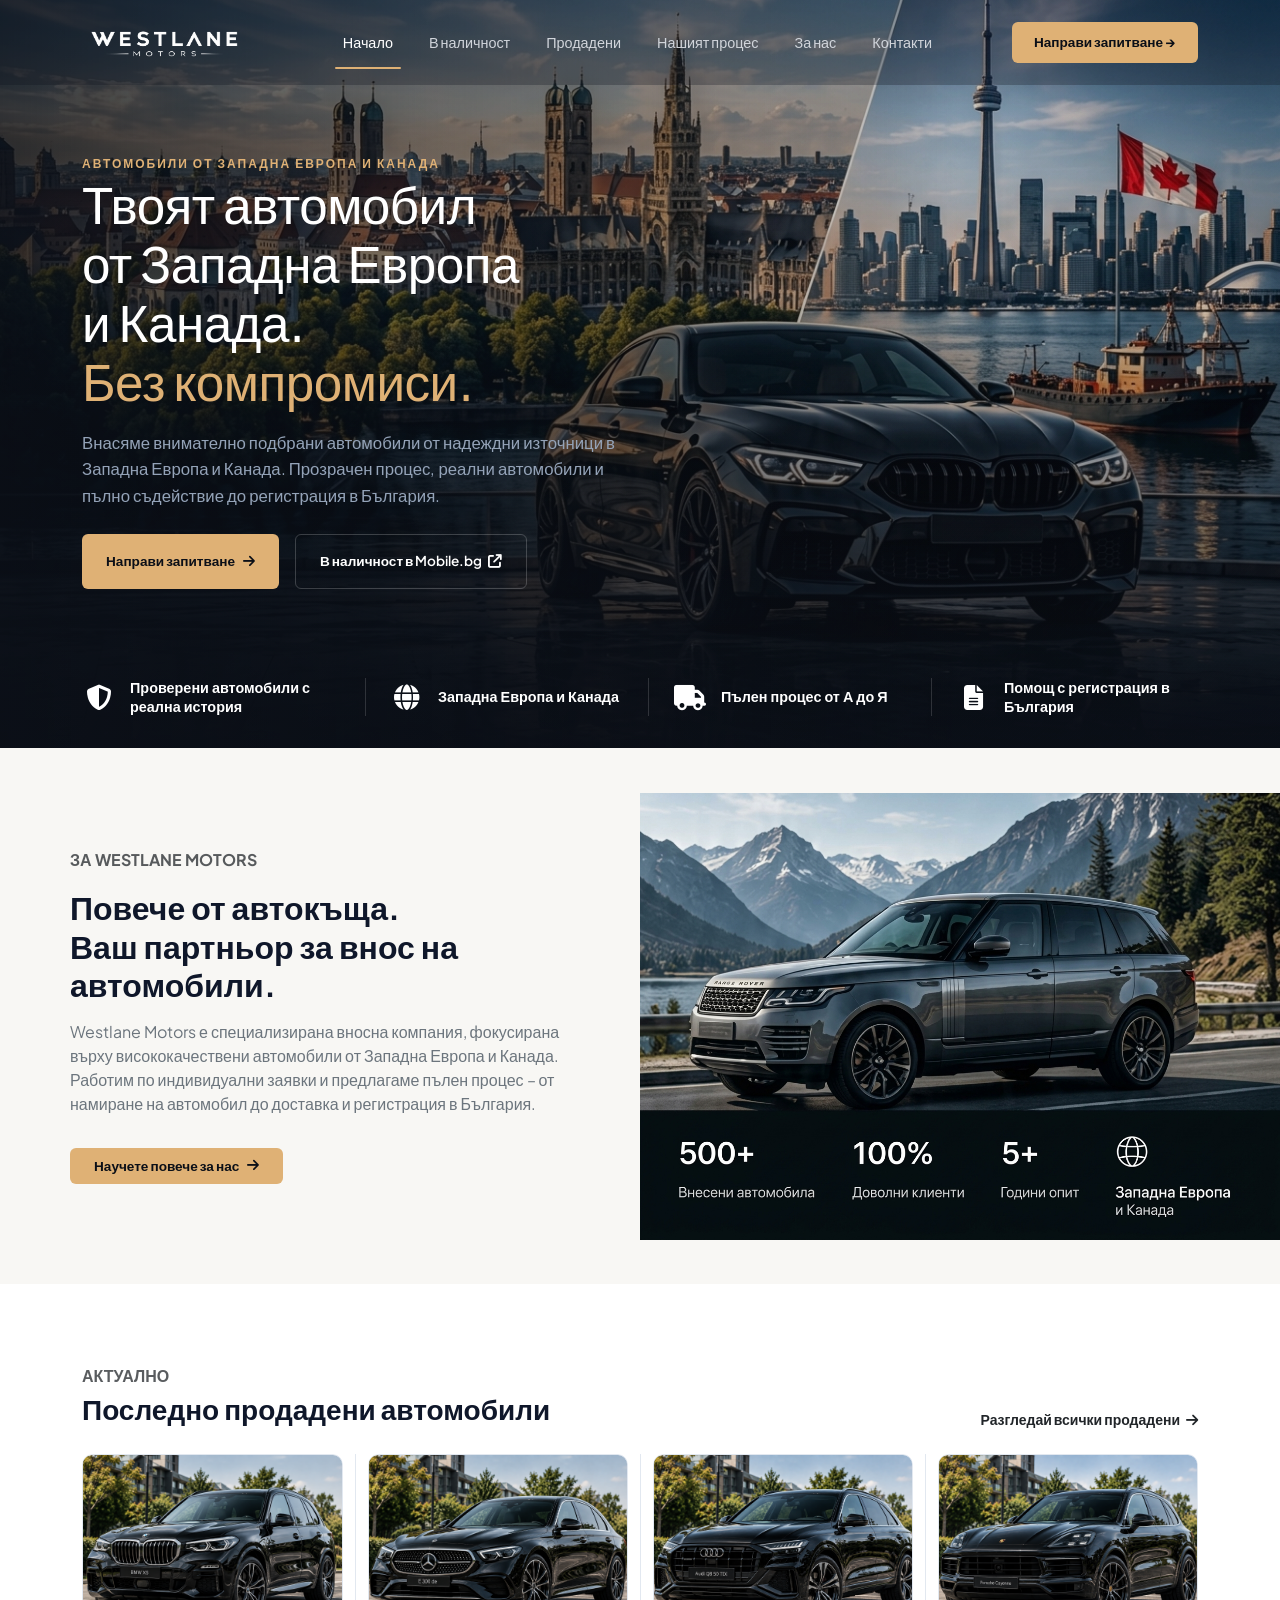
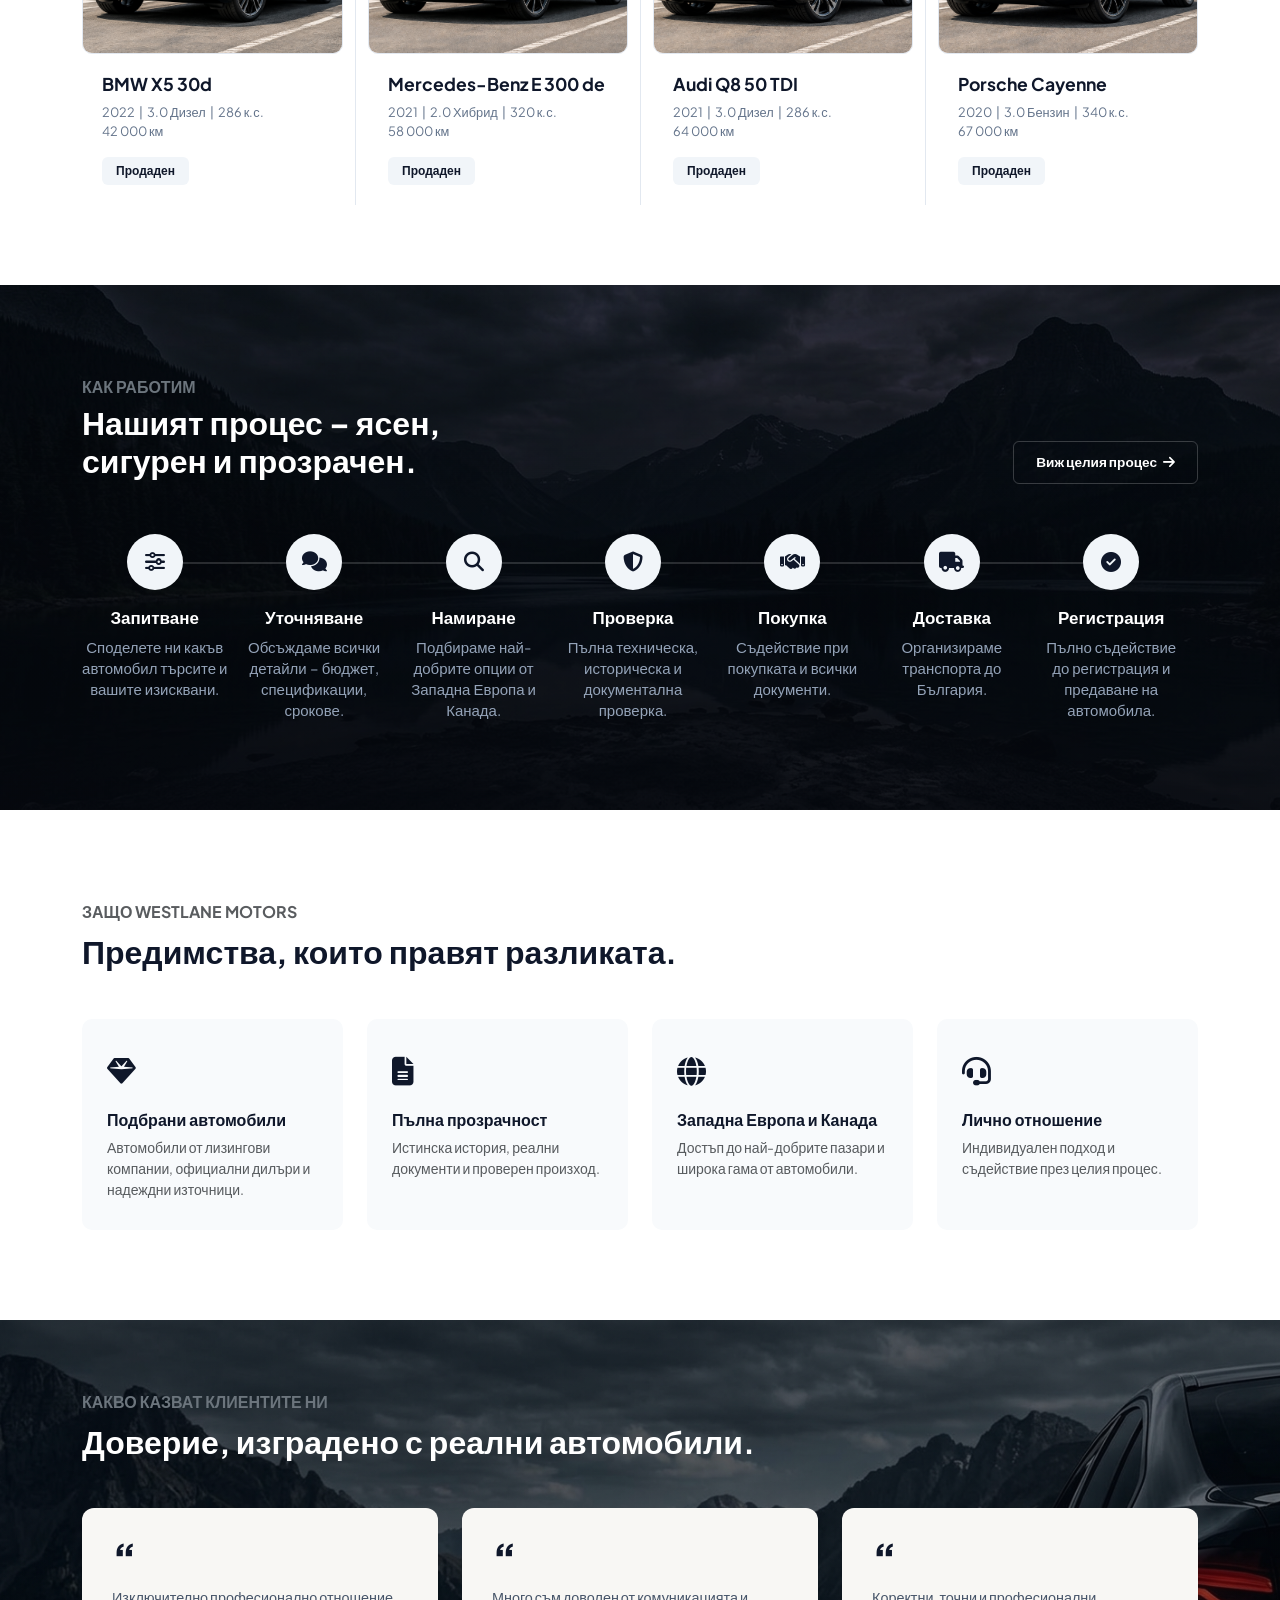
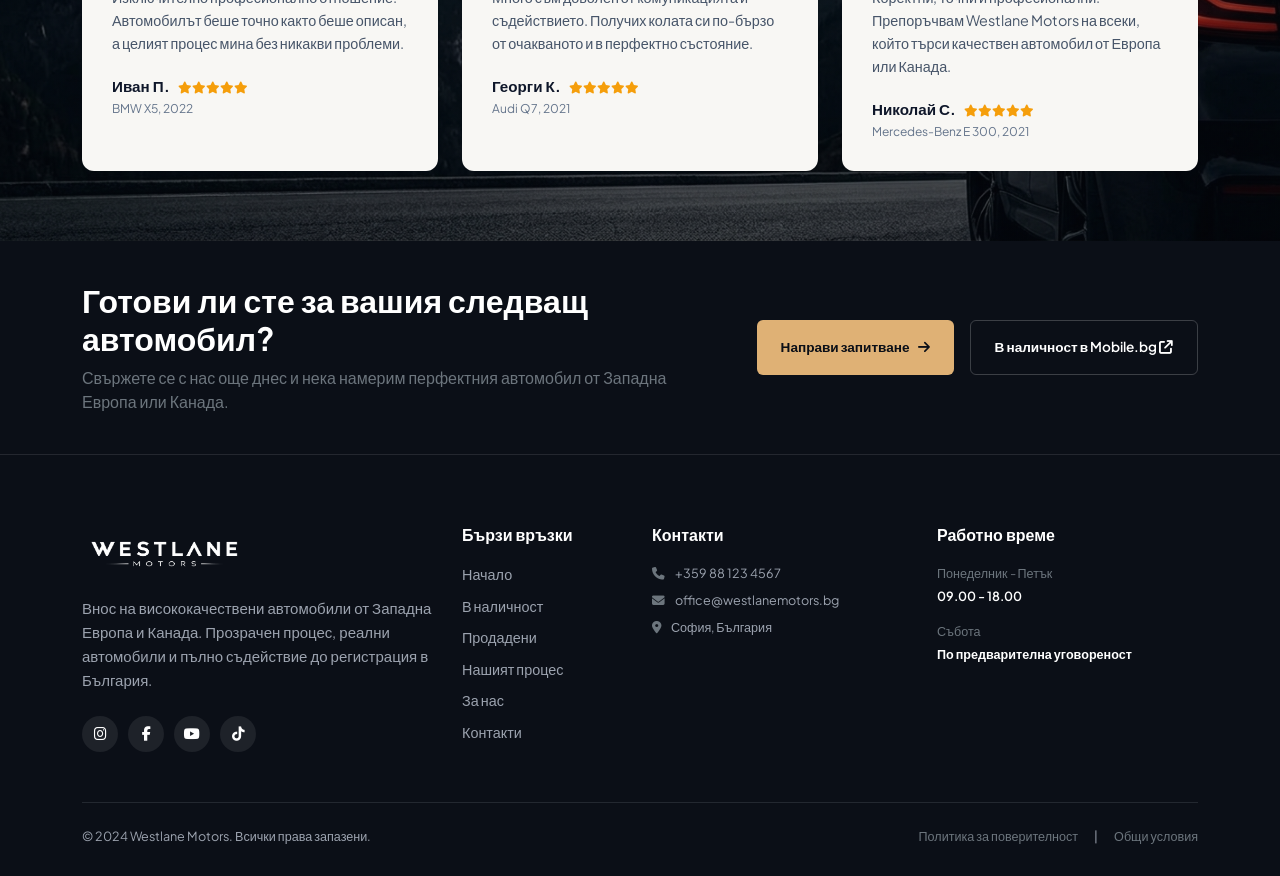
<file: index.html>
<!DOCTYPE html>
<html lang="bg">
<head>
    <meta charset="UTF-8">
    <meta name="viewport" content="width=device-width, initial-scale=1.0">
    <title>Westlane Motors - Внос на автомобили от Западна Европа и Канада</title>
    <!-- Bootstrap 5 CSS -->
    <link href="https://cdn.jsdelivr.net/npm/bootstrap@5.3.2/dist/css/bootstrap.min.css" rel="stylesheet">
    <!-- FontAwesome Icons -->
    <link rel="stylesheet" href="https://cdnjs.cloudflare.com/ajax/libs/font-awesome/6.4.2/css/all.min.css">
    <!-- Google Fonts -->
    <link href="https://fonts.googleapis.com/css2?family=Plus+Jakarta+Sans:wght@300;400;500;600;700;800&display=swap" rel="stylesheet">
    <!-- Shared Site Styles -->
    <link rel="stylesheet" href="style.css">
    <style>
        :root {
            --primary-gold: #dfb175;
            --primary-gold-hover: #c99b60;
            --dark-bg: #0b0f17;
            --card-dark: #121824;
            --text-dark: #0f172a;
            --text-muted: #64748b;
            --border-color: #e2e8f0;
            --body-bg: #ffffff;
        }

        body {
            font-family: 'Plus Jakarta Sans', sans-serif;
            background-color: var(--body-bg);
            color: var(--text-dark);
            overflow-x: hidden;
        }

        .btn-gold {
            background-color: var(--primary-gold);
            color: #0b0f17;
            font-weight: 700;
            font-size: 0.85rem;
            padding: 10px 22px;
            border-radius: 6px;
            border: none;
            transition: all 0.3s ease;
            text-decoration: none;
            display: inline-flex;
            align-items: center;
            gap: 8px;
        }

        .btn-gold:hover {
            background-color: var(--primary-gold-hover);
            color: #0b0f17;
            transform: translateY(-2px);
        }

        /* Hero Header */
        .hero-section {
            background:
                linear-gradient(90deg, rgba(11, 15, 23, 0.8) 0%, rgba(11, 15, 23, 0.4) 45%, rgba(11, 15, 23, 0.1) 75%),
                linear-gradient(180deg, rgba(11, 15, 23, 0.1) 0%, rgba(11, 15, 23, 0.05) 40%, rgba(11, 15, 23, 0.9) 100%),
                url('images/home-hero-image.jpg') center/cover no-repeat;
            padding: 150px 0 0 0;
            color: #ffffff;
            position: relative;
        }

        .hero-desc {
            color: #94a3b8;
            font-size: 1.05rem;
            max-width: 550px;
            line-height: 1.6;
        }
    </style>
</head>
<body>

    <!-- Navigation Header -->
    <nav class="navbar navbar-expand-lg">
        <div class="container">
            <a class="navbar-brand d-flex align-items-center gap-2" href="index.html">
                <img src="images/Logo-white.png" alt="Westlane Motors">
            </a>

            <button class="navbar-toggler navbar-dark" type="button" data-bs-toggle="collapse" data-bs-target="#navbarNav">
                <i class="fa-solid fa-bars toggler-bars"></i><i class="fa-solid fa-xmark toggler-close"></i>
            </button>

            <div class="collapse navbar-collapse" id="navbarNav">
                <ul class="navbar-nav mx-auto">
                    <li class="nav-item"><a class="nav-link active" href="index.html">Начало</a></li>
                    <li class="nav-item"><a class="nav-link" href="in-stock.html">В наличност</a></li>
                    <li class="nav-item"><a class="nav-link" href="sold-cars.html">Продадени</a></li>
                    <li class="nav-item"><a class="nav-link" href="process.html">Нашият процес</a></li>
                    <li class="nav-item"><a class="nav-link" href="about.html">За нас</a></li>
                    <li class="nav-item"><a class="nav-link" href="contact.html">Контакти</a></li>
                </ul>
                <a href="inquiry.html" class="btn btn-gold d-block d-lg-inline-block mt-3 mt-lg-0">Направи запитване &rarr;</a>
            </div>
        </div>
    </nav>

    <!-- Hero Section -->
    <section class="hero-section">
        <div class="container">
            <div class="row align-items-center">
                <div class="col-lg-8">
                    <span class="hero-tag">АВТОМОБИЛИ ОТ ЗАПАДНА ЕВРОПА И КАНАДА</span>
                    <h1 class="hero-title">Твоят автомобил<br>от Западна Европа<br>и Канада.<br><span class="text-gold-accent">Без компромиси.</span></h1>
                    <p class="hero-desc">Внасяме внимателно подбрани автомобили от надеждни източници в Западна Европа и Канада. Прозрачен процес, реални автомобили и пълно съдействие до регистрация в България.</p>

                    <div class="d-flex flex-wrap gap-3 mt-4">
                        <a href="inquiry.html" class="btn btn-gold py-3 px-4">Направи запитване <i class="fa-solid fa-arrow-right"></i></a>
                        <a href="https://www.mobile.bg" target="_blank" rel="noopener" class="btn btn-outline-light-custom py-3 px-4">В наличност в Mobile.bg <i class="fa-solid fa-arrow-up-right-from-square ms-1"></i></a>
                    </div>
                </div>
            </div>

            <!-- Hero Quick Badges -->
            <div class="row g-3 hero-pillars-row">
                <div class="col-6 col-lg-3">
                    <div class="hero-pillar-item">
                        <div class="hero-pillar-icon"><i class="fa-solid fa-shield-halved"></i></div>
                        <p class="hero-pillar-text">Проверени автомобили с реална история</p>
                    </div>
                </div>
                <div class="col-6 col-lg-3">
                    <div class="hero-pillar-item pillar-divider ps-lg-4">
                        <div class="hero-pillar-icon"><i class="fa-solid fa-globe"></i></div>
                        <p class="hero-pillar-text">Западна Европа и Канада</p>
                    </div>
                </div>
                <div class="col-6 col-lg-3">
                    <div class="hero-pillar-item pillar-divider ps-lg-4">
                        <div class="hero-pillar-icon"><i class="fa-solid fa-truck"></i></div>
                        <p class="hero-pillar-text">Пълен процес от А до Я</p>
                    </div>
                </div>
                <div class="col-6 col-lg-3">
                    <div class="hero-pillar-item pillar-divider ps-lg-4">
                        <div class="hero-pillar-icon"><i class="fa-solid fa-file-lines"></i></div>
                        <p class="hero-pillar-text">Помощ с регистрация в България</p>
                    </div>
                </div>
            </div>
        </div>
    </section>

    <!-- About Section -->
    <section class="edge-section" style="background-color:#f8f7f4;">
        <div class="edge-row">
            <div class="edge-text-col">
                <div class="edge-text-inner">
                    <span class="text-uppercase text-muted fw-bold fs-12">ЗА WESTLANE MOTORS</span>
                    <h2 class="fw-bold my-3 fs-2">Повече от автокъща.<br>Ваш партньор за внос на автомобили.</h2>
                    <p class="text-secondary leading-relaxed">Westlane Motors е специализирана вносна компания, фокусирана върху висококачествени автомобили от Западна Европа и Канада. Работим по индивидуални заявки и предлагаме пълен процес – от намиране на автомобил до доставка и регистрация в България.</p>
                    <a href="about.html" class="btn btn-gold mt-3 py-2 px-4">Научете повече за нас <i class="fa-solid fa-arrow-right"></i></a>
                </div>
            </div>
            <div class="edge-img-col" style="display:flex;align-items:center;">
                <img src="images/home-1-image.jpg" alt="Westlane Motors Range Rover" style="height:auto;min-height:0;object-fit:contain;">
            </div>
        </div>
    </section>
    <!-- Recently Sold Cars Section -->
    <section class="sold-section">
        <div class="container">
            <div class="d-flex justify-content-between align-items-end mb-4">
                <div>
                    <span class="text-uppercase text-muted fw-bold fs-12">АКТУАЛНО</span>
                    <h2 class="fw-bold my-1 fs-3">Последно продадени автомобили</h2>
                </div>
                <a href="sold-cars.html" class="text-dark fw-bold text-decoration-none small">Разгледай всички продадени <i class="fa-solid fa-arrow-right ms-1"></i></a>
            </div>

            <div class="row g-4">
                <!-- Car 1 -->
                <div class="col-lg-3 col-md-6">
                    <div class="car-card">
                        <div class="car-img-wrap">
                            <img src="images/fleet-1-bmw.png" alt="BMW X5">
                        </div>
                        <div class="car-body">
                            <h5 class="car-title">BMW X5 30d</h5>
                            <p class="car-meta mb-3">2022 &nbsp;|&nbsp; 3.0 Дизел &nbsp;|&nbsp; 286 к.с.<br>42 000 км</p>
                            <span class="sold-badge">Продаден</span>
                        </div>
                    </div>
                </div>

                <!-- Car 2 -->
                <div class="col-lg-3 col-md-6 car-col-divider">
                    <div class="car-card">
                        <div class="car-img-wrap">
                            <img src="images/fleet-2-Mercedes.png" alt="Mercedes E Class">
                        </div>
                        <div class="car-body">
                            <h5 class="car-title">Mercedes-Benz E 300 de</h5>
                            <p class="car-meta mb-3">2021 &nbsp;|&nbsp; 2.0 Хибрид &nbsp;|&nbsp; 320 к.с.<br>58 000 км</p>
                            <span class="sold-badge">Продаден</span>
                        </div>
                    </div>
                </div>

                <!-- Car 3 -->
                <div class="col-lg-3 col-md-6 car-col-divider">
                    <div class="car-card">
                        <div class="car-img-wrap">
                            <img src="images/fleet-3-Audi.png" alt="Audi Q8">
                        </div>
                        <div class="car-body">
                            <h5 class="car-title">Audi Q8 50 TDI</h5>
                            <p class="car-meta mb-3">2021 &nbsp;|&nbsp; 3.0 Дизел &nbsp;|&nbsp; 286 к.с.<br>64 000 км</p>
                            <span class="sold-badge">Продаден</span>
                        </div>
                    </div>
                </div>

                <!-- Car 4 -->
                <div class="col-lg-3 col-md-6 car-col-divider">
                    <div class="car-card">
                        <div class="car-img-wrap">
                            <img src="images/fleet-4-Porsche.png" alt="Porsche Cayenne">
                        </div>
                        <div class="car-body">
                            <h5 class="car-title">Porsche Cayenne</h5>
                            <p class="car-meta mb-3">2020 &nbsp;|&nbsp; 3.0 Бензин &nbsp;|&nbsp; 340 к.с.<br>67 000 км</p>
                            <span class="sold-badge">Продаден</span>
                        </div>
                    </div>
                </div>
            </div>
        </div>
    </section>

    <!-- Timeline Process Section -->
    <section class="process-section">
        <div class="container">
            <div class="d-flex justify-content-between align-items-end mb-4">
                <div>
                    <span class="text-uppercase text-secondary fw-bold fs-12">КАК РАБОТИМ</span>
                    <h2 class="fw-bold my-1 fs-2 text-white">Нашият процес – ясен,<br>сигурен и прозрачен.</h2>
                </div>
                <a href="process.html" class="btn btn-outline-light-custom">Виж целия процес <i class="fa-solid fa-arrow-right ms-1"></i></a>
            </div>

            <div class="timeline-container d-none d-lg-flex">
                <div class="timeline-step">
                    <div class="timeline-icon"><i class="fa-solid fa-sliders"></i></div>
                    <div class="timeline-title">Запитване</div>
                    <div class="timeline-desc">Споделете ни какъв автомобил търсите и вашите изисквани.</div>
                </div>
                <div class="timeline-step">
                    <div class="timeline-icon"><i class="fa-solid fa-comments"></i></div>
                    <div class="timeline-title">Уточняване</div>
                    <div class="timeline-desc">Обсъждаме всички детайли – бюджет, спецификации, срокове.</div>
                </div>
                <div class="timeline-step">
                    <div class="timeline-icon"><i class="fa-solid fa-magnifying-glass"></i></div>
                    <div class="timeline-title">Намиране</div>
                    <div class="timeline-desc">Подбираме най-добрите опции от Западна Европа и Канада.</div>
                </div>
                <div class="timeline-step">
                    <div class="timeline-icon"><i class="fa-solid fa-shield-halved"></i></div>
                    <div class="timeline-title">Проверка</div>
                    <div class="timeline-desc">Пълна техническа, историческа и документална проверка.</div>
                </div>
                <div class="timeline-step">
                    <div class="timeline-icon"><i class="fa-solid fa-handshake"></i></div>
                    <div class="timeline-title">Покупка</div>
                    <div class="timeline-desc">Съдействие при покупката и всички документи.</div>
                </div>
                <div class="timeline-step">
                    <div class="timeline-icon"><i class="fa-solid fa-truck"></i></div>
                    <div class="timeline-title">Доставка</div>
                    <div class="timeline-desc">Организираме транспорта до България.</div>
                </div>
                <div class="timeline-step">
                    <div class="timeline-icon"><i class="fa-solid fa-circle-check"></i></div>
                    <div class="timeline-title">Регистрация</div>
                    <div class="timeline-desc">Пълно съдействие до регистрация и предаване на автомобила.</div>
                </div>
            </div>
        </div>
    </section>

    <!-- Key Benefits Section -->
    <section class="benefits-section">
        <div class="container">
            <span class="text-uppercase text-muted fw-bold fs-12">ЗАЩО WESTLANE MOTORS</span>
            <h2 class="fw-bold my-2 fs-2 mb-5">Предимства, които правят разликата.</h2>

            <div class="row g-4">
                <div class="col-lg-3 col-md-6">
                    <div class="benefit-card">
                        <div class="benefit-icon"><i class="fa-solid fa-gem"></i></div>
                        <h5 class="fw-bold fs-6">Подбрани автомобили</h5>
                        <p class="text-muted small mb-0">Автомобили от лизингови компании, официални дилъри и надеждни източници.</p>
                    </div>
                </div>
                <div class="col-lg-3 col-md-6">
                    <div class="benefit-card">
                        <div class="benefit-icon"><i class="fa-solid fa-file-lines"></i></div>
                        <h5 class="fw-bold fs-6">Пълна прозрачност</h5>
                        <p class="text-muted small mb-0">Истинска история, реални документи и проверен произход.</p>
                    </div>
                </div>
                <div class="col-lg-3 col-md-6">
                    <div class="benefit-card">
                        <div class="benefit-icon"><i class="fa-solid fa-globe"></i></div>
                        <h5 class="fw-bold fs-6">Западна Европа и Канада</h5>
                        <p class="text-muted small mb-0">Достъп до най-добрите пазари и широка гама от автомобили.</p>
                    </div>
                </div>
                <div class="col-lg-3 col-md-6">
                    <div class="benefit-card">
                        <div class="benefit-icon"><i class="fa-solid fa-headset"></i></div>
                        <h5 class="fw-bold fs-6">Лично отношение</h5>
                        <p class="text-muted small mb-0">Индивидуален подход и съдействие през целия процес.</p>
                    </div>
                </div>
            </div>
        </div>
    </section>

    <!-- Testimonials Section -->
    <section class="testimonials-section">
        <div class="container">
            <span class="text-uppercase text-secondary fw-bold fs-12">КАКВО КАЗВАТ КЛИЕНТИТЕ НИ</span>
            <h2 class="fw-bold my-2 fs-2 text-white mb-5">Доверие, изградено с реални автомобили.</h2>

            <div class="row g-4">
                <div class="col-lg-4">
                    <div class="testimonial-card">
                        <div class="quote-mark">&ldquo;</div>
                        <p class="testimonial-quote">Изключително професионално отношение. Автомобилът беше точно както беше описан, а целият процес мина без никакви проблеми.</p>
                        <div class="d-flex align-items-center gap-2">
                            <div class="author-name">Иван П.</div>
                            <div class="stars">
                                <i class="fa-solid fa-star"></i><i class="fa-solid fa-star"></i><i class="fa-solid fa-star"></i><i class="fa-solid fa-star"></i><i class="fa-solid fa-star"></i>
                            </div>
                        </div>
                        <div class="author-car">BMW X5, 2022</div>
                    </div>
                </div>
                <div class="col-lg-4">
                    <div class="testimonial-card">
                        <div class="quote-mark">&ldquo;</div>
                        <p class="testimonial-quote">Много съм доволен от комуникацията и съдействието. Получих колата си по-бързо от очакваното и в перфектно състояние.</p>
                        <div class="d-flex align-items-center gap-2">
                            <div class="author-name">Георги К.</div>
                            <div class="stars">
                                <i class="fa-solid fa-star"></i><i class="fa-solid fa-star"></i><i class="fa-solid fa-star"></i><i class="fa-solid fa-star"></i><i class="fa-solid fa-star"></i>
                            </div>
                        </div>
                        <div class="author-car">Audi Q7, 2021</div>
                    </div>
                </div>
                <div class="col-lg-4">
                    <div class="testimonial-card">
                        <div class="quote-mark">&ldquo;</div>
                        <p class="testimonial-quote">Коректни, точни и професионални. Препоръчвам Westlane Motors на всеки, който търси качествен автомобил от Европа или Канада.</p>
                        <div class="d-flex align-items-center gap-2">
                            <div class="author-name">Николай С.</div>
                            <div class="stars">
                                <i class="fa-solid fa-star"></i><i class="fa-solid fa-star"></i><i class="fa-solid fa-star"></i><i class="fa-solid fa-star"></i><i class="fa-solid fa-star"></i>
                            </div>
                        </div>
                        <div class="author-car">Mercedes-Benz E 300, 2021</div>
                    </div>
                </div>
            </div>
        </div>
    </section>

    <!-- Call to Action Banner (footer-matching dark background) -->
    <section class="cta-section">
        <div class="container">
            <div class="row align-items-center g-4">
                <div class="col-lg-7">
                    <h2 class="fw-bold text-white mb-2 fs-2">Готови ли сте за вашия следващ автомобил?</h2>
                    <p class="text-secondary mb-0" style="max-width: 600px;">Свържете се с нас още днес и нека намерим перфектния автомобил от Западна Европа или Канада.</p>
                </div>
                <div class="col-lg-5 d-flex flex-wrap gap-3 justify-content-lg-end">
                    <a href="inquiry.html" class="btn btn-gold py-3 px-4">Направи запитване <i class="fa-solid fa-arrow-right"></i></a>
                    <a href="https://www.mobile.bg" target="_blank" rel="noopener" class="btn btn-outline-light-custom py-3 px-4">В наличност в Mobile.bg <i class="fa-solid fa-arrow-up-right-from-square"></i></a>
                </div>
            </div>
        </div>
    </section>

    <!-- Footer -->
    <footer>
        <div class="container">
            <div class="row g-4 mb-5">
                <div class="col-lg-4">
                    <a class="navbar-brand d-inline-block mb-3" href="index.html">
                        <img src="images/Logo-white.png" alt="Westlane Motors" style="max-height:55px;">
                    </a>
                    <p class="mb-4" style="line-height:1.6;font-size: 15px; max-width: 368px;">
                        Внос на висококачествени автомобили от Западна Европа и Канада. Прозрачен процес, реални автомобили и пълно съдействие до регистрация в България.
                    </p>
                    <div class="footer-social-icons">
                        <a href="#" aria-label="Instagram"><i class="fa-brands fa-instagram"></i></a>
                        <a href="#" aria-label="Facebook"><i class="fa-brands fa-facebook-f"></i></a>
                        <a href="#" aria-label="YouTube"><i class="fa-brands fa-youtube"></i></a>
                        <a href="#" aria-label="TikTok"><i class="fa-brands fa-tiktok"></i></a>
                    </div>
                </div>

                <div class="col-6 col-lg-2">
                    <h6>Бързи връзки</h6>
                    <ul>
                        <li><a href="index.html">Начало</a></li>
                        <li><a href="in-stock.html">В наличност</a></li>
                        <li><a href="sold-cars.html">Продадени</a></li>
                        <li><a href="process.html">Нашият процес</a></li>
                        <li><a href="about.html">За нас</a></li>
                        <li><a href="contact.html">Контакти</a></li>
                    </ul>
                </div>

                <div class="col-6 col-lg-3">
                    <h6>Контакти</h6>
                    <ul class="small">
                        <li class="mb-2"><i class="fa-solid fa-phone me-2 text-secondary"></i> +359 88 123 4567</li>
                        <li class="mb-2"><i class="fa-solid fa-envelope me-2 text-secondary"></i> office@westlanemotors.bg</li>
                        <li class="mb-2"><i class="fa-solid fa-location-dot me-2 text-secondary"></i> София, България</li>
                    </ul>
                </div>

                <div class="col-lg-3">
                    <h6>Работно време</h6>
                    <p class="small text-secondary mb-1">Понеделник - Петък</p>
                    <p class="small text-white fw-semibold mb-3">09.00 - 18.00</p>
                    <p class="small text-secondary mb-1">Събота</p>
                    <p class="small text-white fw-semibold">По предварителна уговореност</p>
                </div>
            </div>

            <div class="pt-4 border-top border-secondary border-opacity-25 d-flex flex-column flex-md-row justify-content-between align-items-center gap-2 small">
                <div>© 2024 Westlane Motors. Всички права запазени.</div>
                <div class="d-flex gap-3">
                    <a href="#" class="text-secondary text-decoration-none">Политика за поверителност</a>
                    <span>|</span>
                    <a href="#" class="text-secondary text-decoration-none">Общи условия</a>
                </div>
            </div>
        </div>
    </footer>

    <!-- Bootstrap 5 JS Bundle -->
    <script src="https://cdn.jsdelivr.net/npm/bootstrap@5.3.2/dist/js/bootstrap.bundle.min.js"></script>
    <script>
        (function () {
            var toggler = document.querySelector(".navbar-toggler");
            var collapseEl = document.getElementById("navbarNav");
            if (toggler && collapseEl) {
                collapseEl.addEventListener("shown.bs.collapse", function () { toggler.classList.add("is-open"); });
                collapseEl.addEventListener("hidden.bs.collapse", function () { toggler.classList.remove("is-open"); });
            }
        })();
    </script>
</body>
</html>
</file>
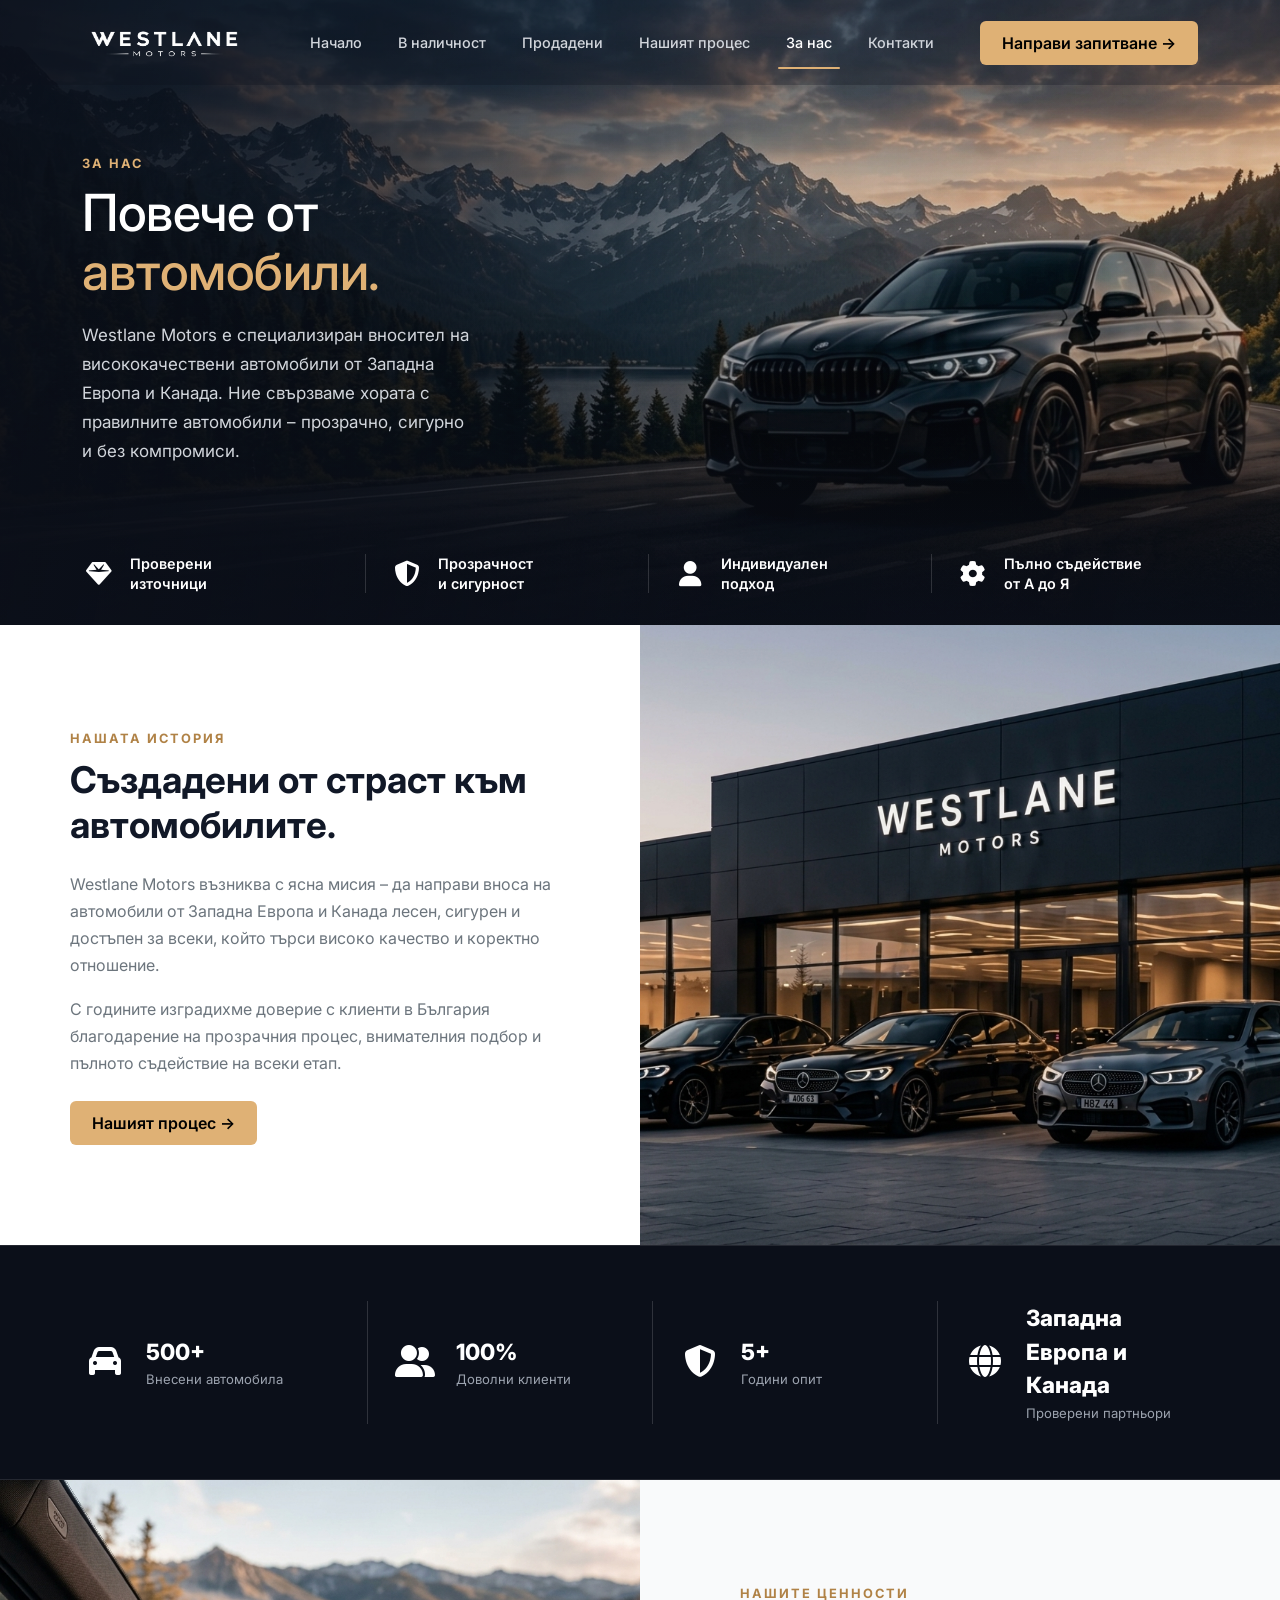
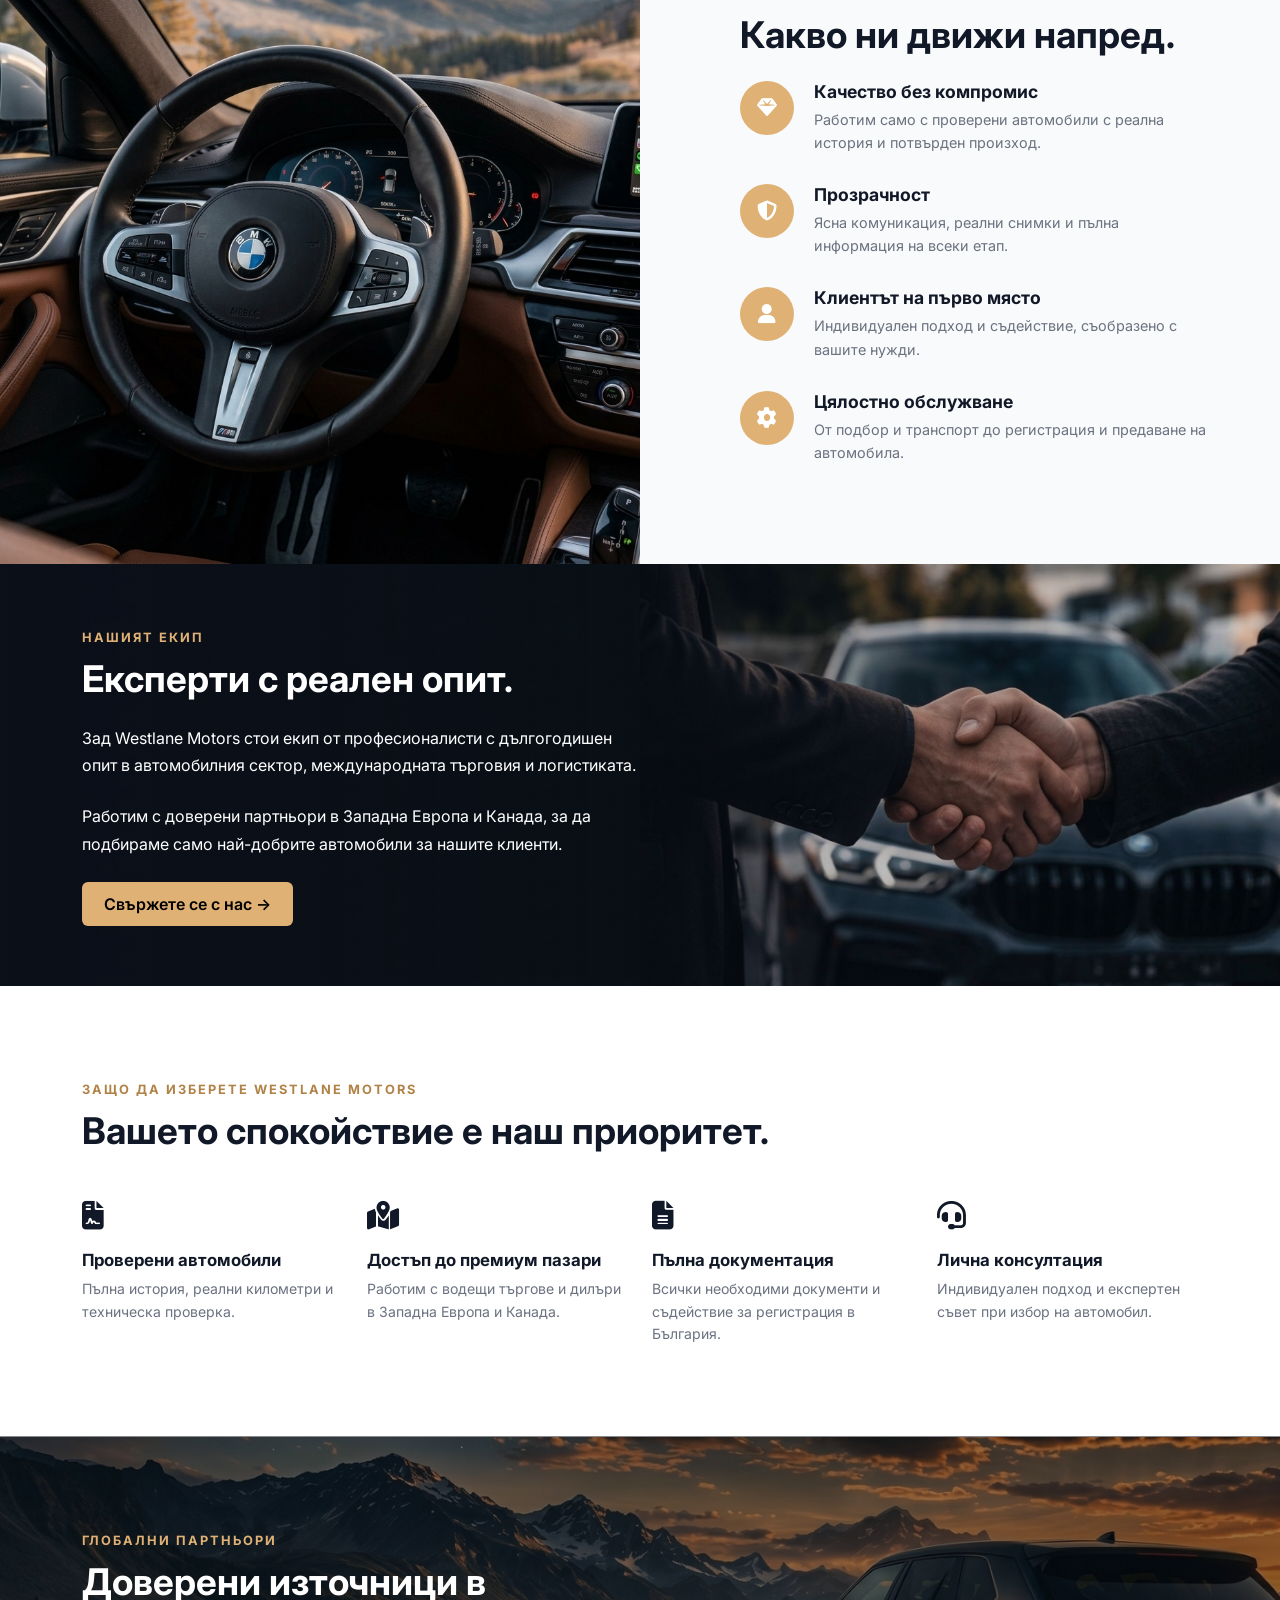
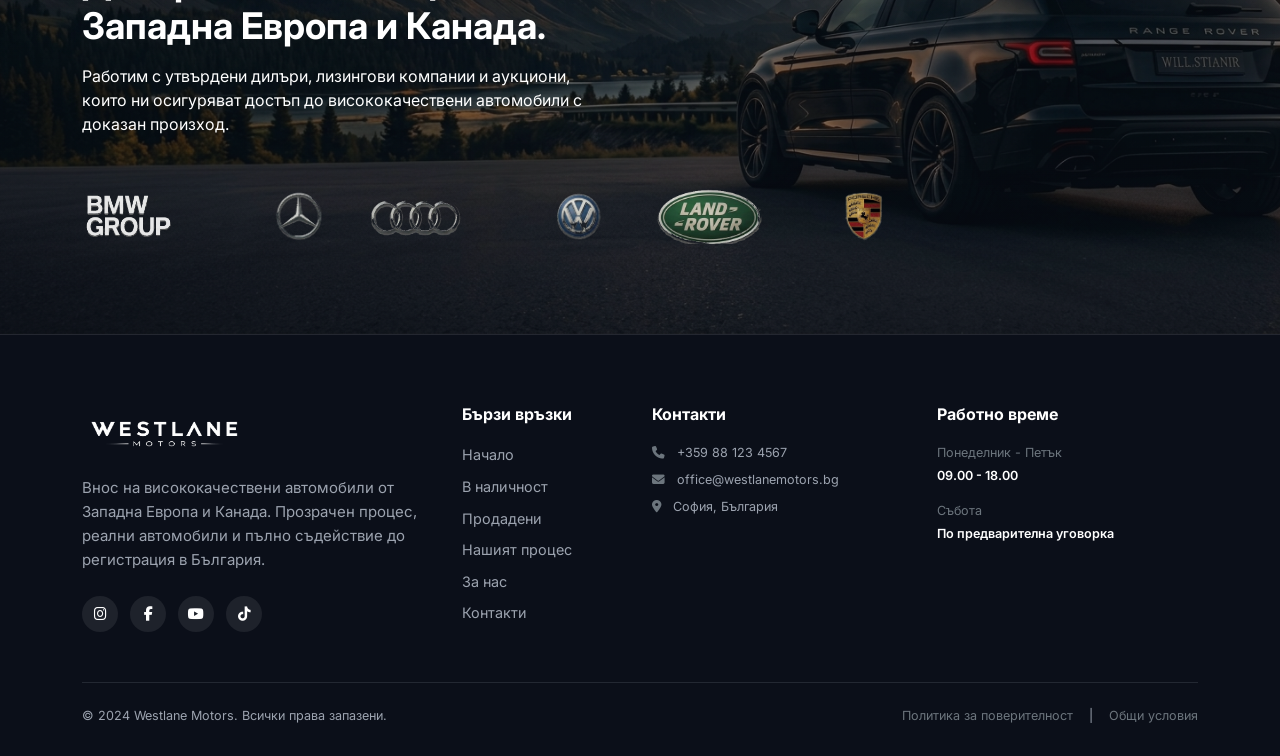
<file: about.html>
<!DOCTYPE html>
<html lang="bg">
<head>
    <meta charset="UTF-8">
    <meta name="viewport" content="width=device-width, initial-scale=1.0">
    <title>За нас - Westlane Motors</title>

    <!-- Bootstrap 5 CSS -->
    <link href="https://cdn.jsdelivr.net/npm/bootstrap@5.3.2/dist/css/bootstrap.min.css" rel="stylesheet">
    <!-- FontAwesome 6 for Icons -->
    <link rel="stylesheet" href="https://cdnjs.cloudflare.com/ajax/libs/font-awesome/6.4.2/css/all.min.css">
    <!-- Google Fonts (Inter) -->
    <link href="https://fonts.googleapis.com/css2?family=Inter:wght@300;400;500;600;700;800&display=swap" rel="stylesheet">
    <!-- Shared Site Styles -->
    <link rel="stylesheet" href="style.css">

</head>
<body>

    <!-- Navigation Header -->
    <nav class="navbar navbar-expand-lg">
        <div class="container">
            <a class="navbar-brand d-flex align-items-center gap-2" href="index.html">
                <img src="images/Logo-white.png" alt="Westlane Motors">
            </a>

            <button class="navbar-toggler navbar-dark" type="button" data-bs-toggle="collapse" data-bs-target="#navbarNav">
                <i class="fa-solid fa-bars toggler-bars"></i><i class="fa-solid fa-xmark toggler-close"></i>
            </button>

            <div class="collapse navbar-collapse" id="navbarNav">
                <ul class="navbar-nav mx-auto">
                    <li class="nav-item"><a class="nav-link" href="index.html">Начало</a></li>
                    <li class="nav-item"><a class="nav-link" href="in-stock.html">В наличност</a></li>
                    <li class="nav-item"><a class="nav-link" href="sold-cars.html">Продадени</a></li>
                    <li class="nav-item"><a class="nav-link" href="process.html">Нашият процес</a></li>
                    <li class="nav-item"><a class="nav-link active" href="about.html">За нас</a></li>
                    <li class="nav-item"><a class="nav-link" href="contact.html">Контакти</a></li>
                </ul>
                <a href="inquiry.html" class="btn btn-gold d-block d-lg-inline-block mt-3 mt-lg-0">Направи запитване &rarr;</a>
            </div>
        </div>
    </nav>

    <!-- Hero Banner Section -->
    <section class="hero-section">
        <div class="container">
            <span class="section-subtitle-gold">ЗА НАС</span>
            <h1 class="hero-title">Повече от<br><span class="text-gold-accent">автомобили.</span></h1>
            <p class="hero-desc">
                Westlane Motors е специализиран вносител на висококачествени автомобили от Западна Европа и Канада. Ние свързваме хората с правилните автомобили – прозрачно, сигурно и без компромиси.
            </p>

            <!-- 4 Quick Feature Pills -->
            <div class="row g-3 hero-pillars-row">
                <div class="col-6 col-lg-3">
                    <div class="hero-pillar-item">
                        <div class="hero-pillar-icon"><i class="fa-solid fa-gem"></i></div>
                        <p class="hero-pillar-text">Проверени<br>източници</p>
                    </div>
                </div>
                <div class="col-6 col-lg-3">
                    <div class="hero-pillar-item pillar-divider ps-lg-4">
                        <div class="hero-pillar-icon"><i class="fa-solid fa-shield-halved"></i></div>
                        <p class="hero-pillar-text">Прозрачност<br>и сигурност</p>
                    </div>
                </div>
                <div class="col-6 col-lg-3">
                    <div class="hero-pillar-item pillar-divider ps-lg-4">
                        <div class="hero-pillar-icon"><i class="fa-solid fa-user"></i></div>
                        <p class="hero-pillar-text">Индивидуален<br>подход</p>
                    </div>
                </div>
                <div class="col-6 col-lg-3">
                    <div class="hero-pillar-item pillar-divider ps-lg-4">
                        <div class="hero-pillar-icon"><i class="fa-solid fa-gear"></i></div>
                        <p class="hero-pillar-text">Пълно съдействие<br>от А до Я</p>
                    </div>
                </div>
            </div>
        </div>
    </section>

    <!-- Section 1: Our History (full-bleed image right) -->
    <section class="edge-section">
        <div class="edge-row">
            <div class="edge-text-col">
                <div class="edge-text-inner">
                    <span class="section-subtitle-gold" style="color:#b08246;">НАШАТА ИСТОРИЯ</span>
                    <h2 class="fw-bold mb-4" style="font-size: 2.3rem;">Създадени от страст към автомобилите.</h2>
                    <p class="text-secondary mb-3" style="line-height: 1.7;">
                        Westlane Motors възниква с ясна мисия – да направи вноса на автомобили от Западна Европа и Канада лесен, сигурен и достъпен за всеки, който търси високо качество и коректно отношение.
                    </p>
                    <p class="text-secondary mb-4" style="line-height: 1.7;">
                        С годините изградихме доверие с клиенти в България благодарение на прозрачния процес, внимателния подбор и пълното съдействие на всеки етап.
                    </p>
                    <a href="process.html" class="btn btn-gold">Нашият процес &rarr;</a>
                </div>
            </div>
            <div class="edge-img-col">
                <img src="images/about-1-img.jpg" alt="Westlane Motors showroom">
            </div>
        </div>
    </section>

    <!-- Trust Stats Bar -->
    <section class="trust-bar-section">
        <div class="container">
            <div class="row g-4">
                <div class="col-6 col-lg-3">
                    <div class="trust-stat-box">
                        <div class="trust-stat-icon"><i class="fa-solid fa-car"></i></div>
                        <div>
                            <div class="trust-stat-title">500+</div>
                            <p class="trust-stat-desc">Внесени автомобила</p>
                        </div>
                    </div>
                </div>

                <div class="col-6 col-lg-3">
                    <div class="trust-stat-box pillar-divider ps-lg-4">
                        <div class="trust-stat-icon"><i class="fa-solid fa-user-group"></i></div>
                        <div>
                            <div class="trust-stat-title">100%</div>
                            <p class="trust-stat-desc">Доволни клиенти</p>
                        </div>
                    </div>
                </div>

                <div class="col-6 col-lg-3">
                    <div class="trust-stat-box pillar-divider ps-lg-4">
                        <div class="trust-stat-icon"><i class="fa-solid fa-shield-halved"></i></div>
                        <div>
                            <div class="trust-stat-title">5+</div>
                            <p class="trust-stat-desc">Години опит</p>
                        </div>
                    </div>
                </div>

                <div class="col-6 col-lg-3">
                    <div class="trust-stat-box pillar-divider ps-lg-4">
                        <div class="trust-stat-icon"><i class="fa-solid fa-globe"></i></div>
                        <div>
                            <div class="trust-stat-title">Западна Европа и Канада</div>
                            <p class="trust-stat-desc">Проверени партньори</p>
                        </div>
                    </div>
                </div>
            </div>
        </div>
    </section>

    <!-- Section 2: Our Values (full-bleed image left) -->
    <section class="edge-section" style="background-color: #f9fafb;">
        <div class="edge-row edge-row-reverse">
            <div class="edge-text-col">
                <div class="edge-text-inner">
                    <span class="section-subtitle-gold" style="color:#b08246;">НАШИТЕ ЦЕННОСТИ</span>
                    <h2 class="fw-bold mb-4" style="font-size: 2.3rem;">Какво ни движи напред.</h2>

                    <div class="value-list-item">
                        <div class="value-icon-circle"><i class="fa-solid fa-gem"></i></div>
                        <div>
                            <h3 class="value-list-title">Качество без компромис</h3>
                            <p class="value-list-desc">Работим само с проверени автомобили с реална история и потвърден произход.</p>
                        </div>
                    </div>

                    <div class="value-list-item">
                        <div class="value-icon-circle"><i class="fa-solid fa-shield-halved"></i></div>
                        <div>
                            <h3 class="value-list-title">Прозрачност</h3>
                            <p class="value-list-desc">Ясна комуникация, реални снимки и пълна информация на всеки етап.</p>
                        </div>
                    </div>

                    <div class="value-list-item">
                        <div class="value-icon-circle"><i class="fa-solid fa-user"></i></div>
                        <div>
                            <h3 class="value-list-title">Клиентът на първо място</h3>
                            <p class="value-list-desc">Индивидуален подход и съдействие, съобразено с вашите нужди.</p>
                        </div>
                    </div>

                    <div class="value-list-item">
                        <div class="value-icon-circle"><i class="fa-solid fa-gear"></i></div>
                        <div>
                            <h3 class="value-list-title">Цялостно обслужване</h3>
                            <p class="value-list-desc">От подбор и транспорт до регистрация и предаване на автомобила.</p>
                        </div>
                    </div>
                </div>
            </div>
            <div class="edge-img-col">
                <img src="images/about-2-img.jpg" alt="Interior driving experience">
            </div>
        </div>
    </section>

    <!-- Section 3: Our Team / Expertise (full-bleed background image) -->
    <section class="team-section">
        <div class="container">
            <div class="team-content">
                <span class="section-subtitle-gold">НАШИЯТ ЕКИП</span>
                <h2 class="fw-bold text-white mb-4" style="font-size: 2.3rem;">Експерти с реален опит.</h2>
                <p class="text-white mb-4" style="line-height: 1.7;">
                    Зад Westlane Motors стои екип от професионалисти с дългогодишен опит в автомобилния сектор, международната търговия и логистиката.
                </p>
                <p class="text-white mb-4" style="line-height: 1.7;">
                    Работим с доверени партньори в Западна Европа и Канада, за да подбираме само най-добрите автомобили за нашите клиенти.
                </p>
                <a href="contact.html" class="btn btn-gold">Свържете се с нас &rarr;</a>
            </div>
        </div>
    </section>

    <!-- Section 4: Why Choose Us -->
    <section class="content-section">
        <div class="container">
            <div class="mb-5">
                <span class="section-subtitle-gold" style="color:#b08246;">ЗАЩО ДА ИЗБЕРЕТЕ WESTLANE MOTORS</span>
                <h2 class="fw-bold mb-0" style="font-size: 2.3rem;">Вашето спокойствие е наш приоритет.</h2>
            </div>

            <div class="row g-4">
                <div class="col-md-6 col-lg-3">
                    <div class="why-feature">
                        <i class="fa-solid fa-file-contract why-icon"></i>
                        <h3>Проверени автомобили</h3>
                        <p>Пълна история, реални километри и техническа проверка.</p>
                    </div>
                </div>

                <div class="col-md-6 col-lg-3">
                    <div class="why-feature">
                        <i class="fa-solid fa-map-location-dot why-icon"></i>
                        <h3>Достъп до премиум пазари</h3>
                        <p>Работим с водещи търгове и дилъри в Западна Европа и Канада.</p>
                    </div>
                </div>

                <div class="col-md-6 col-lg-3">
                    <div class="why-feature">
                        <i class="fa-solid fa-file-lines why-icon"></i>
                        <h3>Пълна документация</h3>
                        <p>Всички необходими документи и съдействие за регистрация в България.</p>
                    </div>
                </div>

                <div class="col-md-6 col-lg-3">
                    <div class="why-feature">
                        <i class="fa-solid fa-headset why-icon"></i>
                        <h3>Лична консултация</h3>
                        <p>Индивидуален подход и експертен съвет при избор на автомобил.</p>
                    </div>
                </div>
            </div>
        </div>
    </section>

    <!-- Section 5: Global Partners -->
    <section class="partners-section">
        <div class="container">
            <div class="mb-5" style="max-width: 500px;">
                <span class="section-subtitle-gold">ГЛОБАЛНИ ПАРТНЬОРИ</span>
                <h2 class="fw-bold text-white mb-3" style="font-size: 2.3rem;">Доверени източници в Западна Европа и Канада.</h2>
                <p class="text-white">
                    Работим с утвърдени дилъри, лизингови компании и аукциони, които ни осигуряват достъп до висококачествени автомобили с доказан произход.
                </p>
            </div>

            <!-- Partner Brands Row -->
            <div class="row g-3 g-md-4 align-items-center">
                <div class="col-6 col-sm-4 col-lg-2">
                    <img src="images/brand-bmw.png" alt="BMW Group" class="partner-logo-img">
                </div>
                <div class="col-6 col-sm-4 col-lg-1">
                    <img src="images/brand-mercedes.png" alt="Mercedes-Benz" class="partner-logo-img">
                </div>
                <div class="col-6 col-sm-4 col-lg-2">
                    <img src="images/brand-audi.png" alt="Audi" class="partner-logo-img">
                </div>
                <div class="col-6 col-sm-4 col-lg-1">
                    <img src="images/brand-vw.png" alt="Volkswagen" class="partner-logo-img">
                </div>
                <div class="col-6 col-sm-4 col-lg-2">
                    <img src="images/brand-landrover.png" alt="Land Rover" class="partner-logo-img">
                </div>
                <div class="col-6 col-sm-4 col-lg-2">
                    <img src="images/brand-porsche.png" alt="Porsche" class="partner-logo-img">
                </div>
            </div>
        </div>
    </section>

    <!-- Footer -->
    <footer>
        <div class="container">
            <div class="row g-4 mb-5">
                <div class="col-lg-4">
                    <a class="navbar-brand d-inline-block mb-3" href="index.html">
                        <img src="images/Logo-white.png" alt="Westlane Motors" style="max-height:55px;">
                    </a>
                    <p class=" mb-4" style="line-height:1.6;font-size: 15px; max-width: 368px;">
                        Внос на висококачествени автомобили от Западна Европа и Канада. Прозрачен процес, реални автомобили и пълно съдействие до регистрация в България.
                    </p>
                    <div class="footer-social-icons">
                        <a href="#" aria-label="Instagram"><i class="fa-brands fa-instagram"></i></a>
                        <a href="#" aria-label="Facebook"><i class="fa-brands fa-facebook-f"></i></a>
                        <a href="#" aria-label="YouTube"><i class="fa-brands fa-youtube"></i></a>
                        <a href="#" aria-label="TikTok"><i class="fa-brands fa-tiktok"></i></a>
                    </div>
                </div>

                <div class="col-6 col-lg-2">
                    <h6>Бързи връзки</h6>
                    <ul>
                        <li><a href="index.html">Начало</a></li>
                        <li><a href="in-stock.html">В наличност</a></li>
                        <li><a href="sold-cars.html">Продадени</a></li>
                        <li><a href="process.html">Нашият процес</a></li>
                        <li><a href="about.html">За нас</a></li>
                        <li><a href="contact.html">Контакти</a></li>
                    </ul>
                </div>

                <div class="col-6 col-lg-3">
                    <h6>Контакти</h6>
                    <ul class="small">
                        <li class="mb-2"><i class="fa-solid fa-phone me-2 text-secondary"></i> +359 88 123 4567</li>
                        <li class="mb-2"><i class="fa-solid fa-envelope me-2 text-secondary"></i> office@westlanemotors.bg</li>
                        <li class="mb-2"><i class="fa-solid fa-location-dot me-2 text-secondary"></i> София, България</li>
                    </ul>
                </div>

                <div class="col-lg-3">
                    <h6>Работно време</h6>
                    <p class="small text-secondary mb-1">Понеделник - Петък</p>
                    <p class="small text-white fw-semibold mb-3">09.00 - 18.00</p>
                    <p class="small text-secondary mb-1">Събота</p>
                    <p class="small text-white fw-semibold">По предварителна уговорка</p>
                </div>
            </div>

            <div class="pt-4 border-top border-secondary border-opacity-25 d-flex flex-column flex-md-row justify-content-between align-items-center gap-2 small">
                <div>© 2024 Westlane Motors. Всички права запазени.</div>
                <div class="d-flex gap-3">
                    <a href="#" class="text-secondary text-decoration-none">Политика за поверителност</a>
                    <span>|</span>
                    <a href="#" class="text-secondary text-decoration-none">Общи условия</a>
                </div>
            </div>
        </div>
    </footer>

    <!-- Bootstrap 5 JS Bundle -->
    <script src="https://cdn.jsdelivr.net/npm/bootstrap@5.3.2/dist/js/bootstrap.bundle.min.js"></script>
    <script>
        (function () {
            var toggler = document.querySelector(".navbar-toggler");
            var collapseEl = document.getElementById("navbarNav");
            if (toggler && collapseEl) {
                collapseEl.addEventListener("shown.bs.collapse", function () { toggler.classList.add("is-open"); });
                collapseEl.addEventListener("hidden.bs.collapse", function () { toggler.classList.remove("is-open"); });
            }
        })();
    </script>
</body>
</html>
</file>
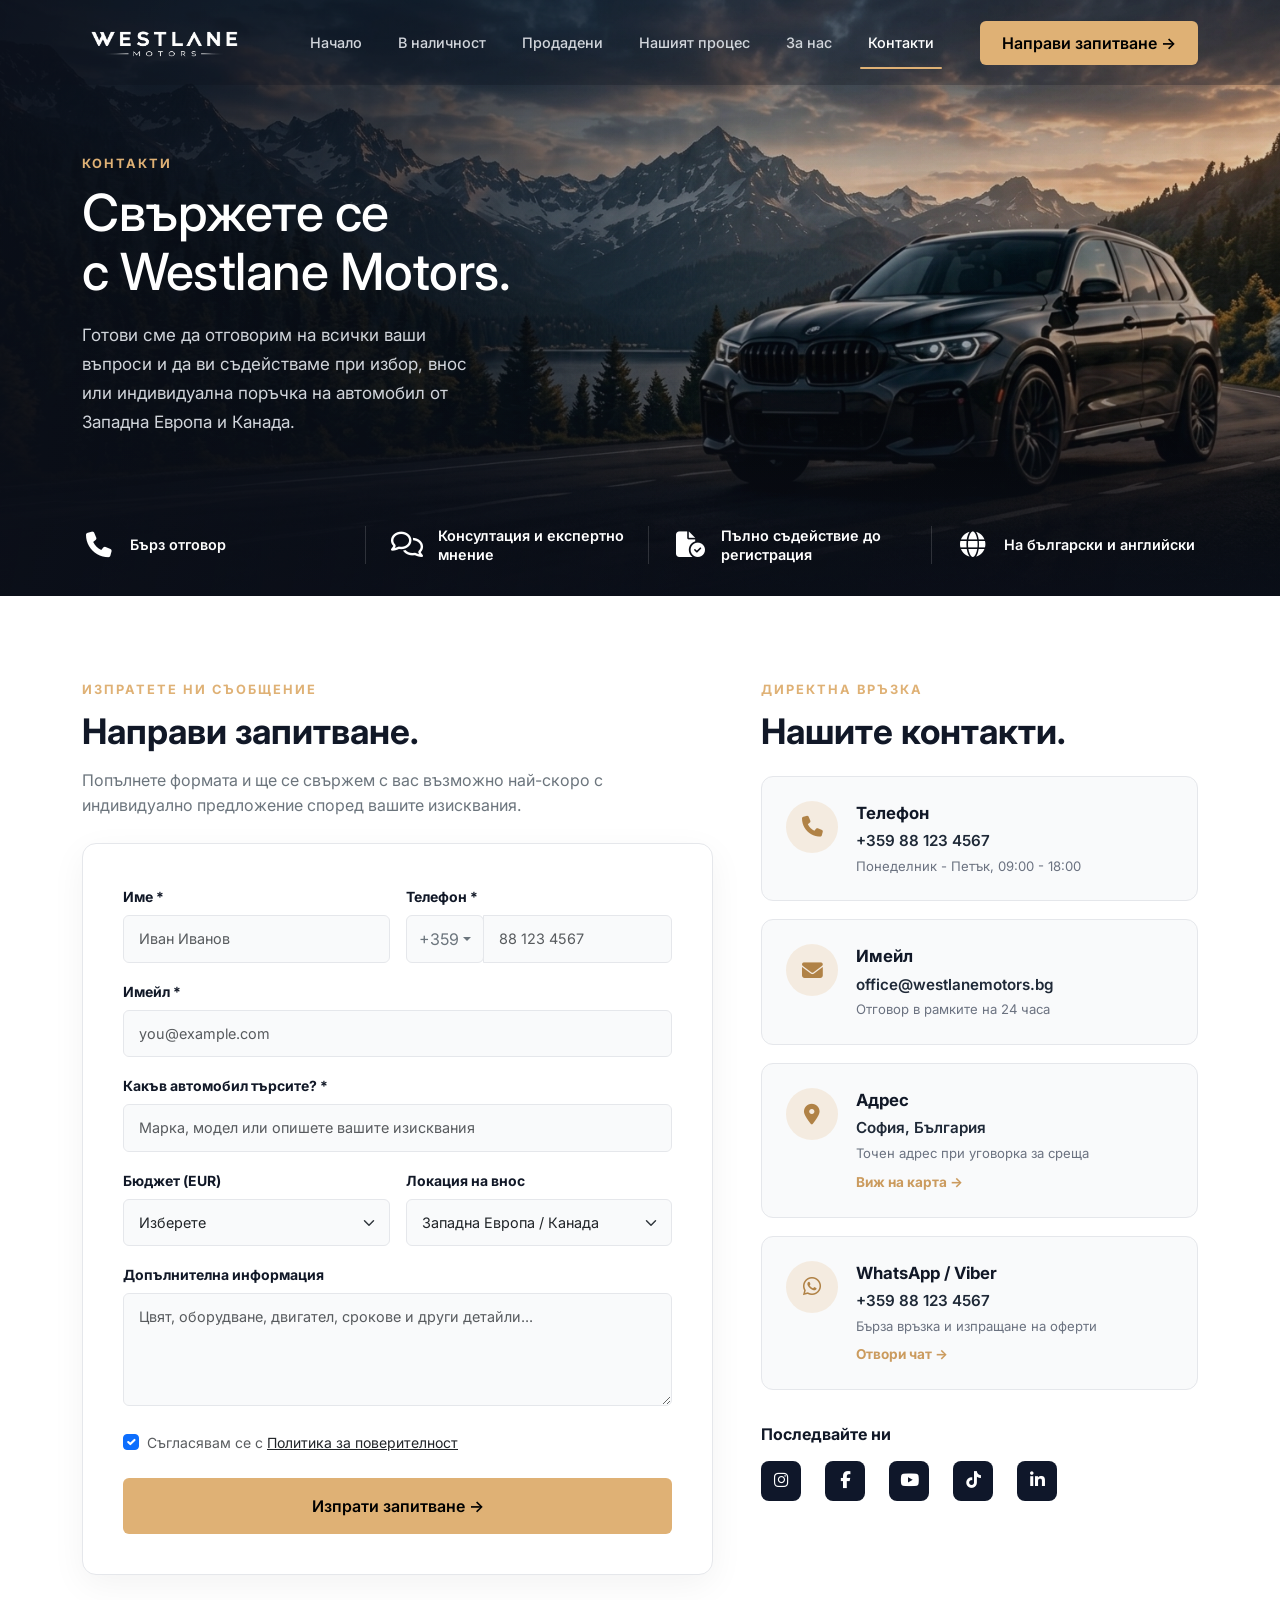
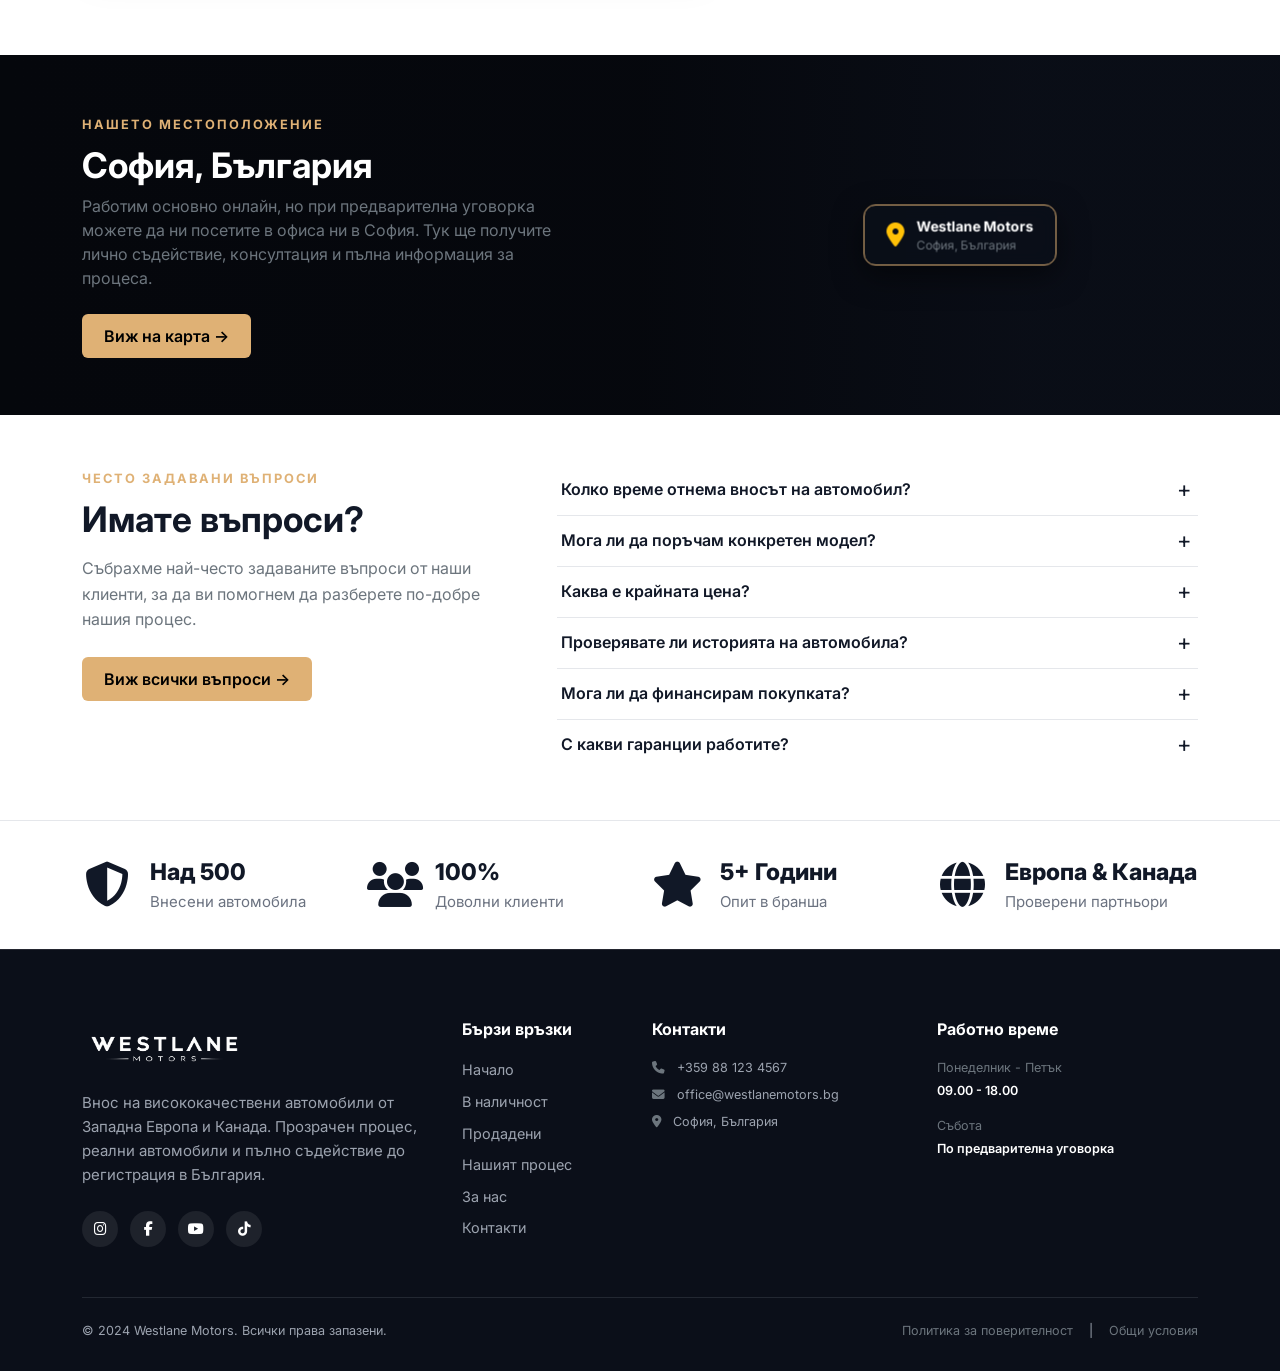
<file: contact.html>
<!DOCTYPE html>
<html lang="bg">
<head>
    <meta charset="UTF-8">
    <meta name="viewport" content="width=device-width, initial-scale=1.0">
    <title>Контакти - Westlane Motors</title>
    
    <!-- Bootstrap 5 CSS -->
    <link href="https://cdn.jsdelivr.net/npm/bootstrap@5.3.2/dist/css/bootstrap.min.css" rel="stylesheet">
    <!-- FontAwesome for Icons -->
    <link rel="stylesheet" href="https://cdnjs.cloudflare.com/ajax/libs/font-awesome/6.4.2/css/all.min.css">
    <!-- Google Fonts (Inter) -->
    <link href="https://fonts.googleapis.com/css2?family=Inter:wght@300;400;500;600;700;800&display=swap" rel="stylesheet">
    <!-- Shared Site Styles -->
    <link rel="stylesheet" href="style.css">

    <style>
        /* Trust Stats Bar (contact page: white background, plain outline icons) */
        .trust-bar-section {
            background: #ffffff;
            border-top: 1px solid var(--border-color);
            padding: 30px 0;
            color: var(--text-dark);
        }
        .trust-stat-box {
            display: flex;
            align-items: center;
            gap: 18px;
        }
        .trust-stat-icon {
            font-size: 45px;
            color: var(--text-dark);
            flex-shrink: 0;
            width: 50px;
            text-align: center;
        }
        .trust-stat-title {
            font-size: 23px;
            font-weight: 800;
            margin-bottom: 2px;
            color: var(--text-dark);
        }
        .trust-stat-desc {
            font-size: 15px;
            color: var(--text-muted);
            margin: 0;
        }
        @media (max-width: 575.98px) {
            .trust-stat-box {
                gap: 12px;
            }
            .trust-stat-icon {
                font-size: 28px;
                width: 36px;
            }
            .trust-stat-title {
                font-size: 17px;
                line-height: 1.25;
            }
        }

    </style>
</head>
<body>

    <!-- Navigation Header -->
    <nav class="navbar navbar-expand-lg">
        <div class="container">
            <a class="navbar-brand d-flex align-items-center gap-2" href="index.html">
                <img src="images/Logo-white.png" alt="Westlane Motors">
            </a>

            <button class="navbar-toggler navbar-dark" type="button" data-bs-toggle="collapse" data-bs-target="#navbarNav">
                <i class="fa-solid fa-bars toggler-bars"></i><i class="fa-solid fa-xmark toggler-close"></i>
            </button>

            <div class="collapse navbar-collapse" id="navbarNav">
                <ul class="navbar-nav mx-auto">
                    <li class="nav-item"><a class="nav-link" href="index.html">Начало</a></li>
                    <li class="nav-item"><a class="nav-link" href="in-stock.html">В наличност</a></li>
                    <li class="nav-item"><a class="nav-link" href="sold-cars.html">Продадени</a></li>
                    <li class="nav-item"><a class="nav-link" href="process.html">Нашият процес</a></li>
                    <li class="nav-item"><a class="nav-link" href="about.html">За нас</a></li>
                    <li class="nav-item"><a class="nav-link active" href="contact.html">Контакти</a></li>
                </ul>
                <a href="inquiry.html" class="btn btn-gold d-block d-lg-inline-block mt-3 mt-lg-0">Направи запитване &rarr;</a>
            </div>
        </div>
    </nav>

    <!-- Hero Section -->
    <section class="hero-section">
        <div class="container">
            <span class="section-subtitle-gold">КОНТАКТИ</span>
            <h1 class="hero-title">Свържете се<br>с Westlane Motors.</h1>
            <p class="hero-desc">
                Готови сме да отговорим на всички ваши въпроси и да ви съдействаме при избор, внос или индивидуална поръчка на автомобил от Западна Европа и Канада.
            </p>

            <!-- 4 Icon Value Feature Pills -->
            <div class="row g-3 hero-pillars-row">
                <div class="col-6 col-lg-3">
                    <div class="hero-pillar-item">
                        <div class="hero-pillar-icon"><i class="fa-solid fa-phone"></i></div>
                        <p class="hero-pillar-text">Бърз отговор</p>
                    </div>
                </div>
                <div class="col-6 col-lg-3">
                    <div class="hero-pillar-item pillar-divider ps-lg-4">
                        <div class="hero-pillar-icon"><i class="fa-regular fa-comments"></i></div>
                        <p class="hero-pillar-text">Консултация и експертно мнение</p>
                    </div>
                </div>
                <div class="col-6 col-lg-3">
                    <div class="hero-pillar-item pillar-divider ps-lg-4">
                        <div class="hero-pillar-icon"><i class="fa-solid fa-file-circle-check"></i></div>
                        <p class="hero-pillar-text">Пълно съдействие до регистрация</p>
                    </div>
                </div>
                <div class="col-6 col-lg-3">
                    <div class="hero-pillar-item pillar-divider ps-lg-4">
                        <div class="hero-pillar-icon"><i class="fa-solid fa-globe"></i></div>
                        <p class="hero-pillar-text">На български и английски</p>
                    </div>
                </div>
            </div>
        </div>
    </section>

    <!-- Main Contact Section (2 Columns) -->
    <section class="contact-main-section" id="contactForm">
        <div class="container">
            <div class="row g-5">
                <!-- Left Column: Form -->
                <div class="col-lg-7">
                    <div class="section-subtitle-gold">ИЗПРАТЕТЕ НИ СЪОБЩЕНИЕ</div>
                    <h2 class="fw-bold mb-3" style="font-size: 2.2rem;">Направи запитване.</h2>
                    <p class="text-secondary mb-4" style="line-height: 1.6;">
                        Попълнете формата и ще се свържем с вас възможно най-скоро с индивидуално предложение според вашите изисквания.
                    </p>

                    <div class="form-card">
                        <form onsubmit="event.preventDefault(); alert('Запитването е изпратено успешно!');">
                            <div class="row g-3 mb-3">
                                <div class="col-md-6">
                                    <label class="form-label small fw-bold">Име *</label>
                                    <input type="text" class="form-control" placeholder="Иван Иванов" required>
                                </div>
                                <div class="col-md-6">
                                    <label class="form-label small fw-bold">Телефон *</label>
                                    <div class="input-group">
                                        <button class="btn btn-outline-secondary dropdown-toggle" type="button" data-bs-toggle="dropdown" style="background:#f9fafb; border-color:#e5e7eb;">+359</button>
                                        <input type="tel" class="form-control" placeholder="88 123 4567" required>
                                    </div>
                                </div>
                            </div>

                            <div class="mb-3">
                                <label class="form-label small fw-bold">Имейл *</label>
                                <input type="email" class="form-control" placeholder="you@example.com" required>
                            </div>

                            <div class="mb-3">
                                <label class="form-label small fw-bold">Какъв автомобил търсите? *</label>
                                <input type="text" class="form-control" placeholder="Марка, модел или опишете вашите изисквания" required>
                            </div>

                            <div class="row g-3 mb-3">
                                <div class="col-md-6">
                                    <label class="form-label small fw-bold">Бюджет (EUR)</label>
                                    <select class="form-select">
                                        <option selected>Изберете</option>
                                        <option>€ 30 000 - € 50 000</option>
                                        <option>€ 50 000 - € 80 000</option>
                                        <option>€ 80 000+</option>
                                    </select>
                                </div>
                                <div class="col-md-6">
                                    <label class="form-label small fw-bold">Локация на внос</label>
                                    <select class="form-select">
                                        <option selected>Западна Европа / Канада</option>
                                        <option>Германия</option>
                                        <option>Швейцария</option>
                                    </select>
                                </div>
                            </div>

                            <div class="mb-4">
                                <label class="form-label small fw-bold">Допълнителна информация</label>
                                <textarea class="form-control" rows="4" placeholder="Цвят, оборудване, двигател, срокове и други детайли..."></textarea>
                            </div>

                            <div class="form-check mb-4">
                                <input class="form-check-input" type="checkbox" id="privacy" checked required>
                                <label class="form-check-label small text-muted" for="privacy">
                                    Съгласявам се с <a href="#" class="text-dark text-decoration-underline">Политика за поверителност</a>
                                </label>
                            </div>

                            <button type="submit" class="btn btn-gold w-100 py-3">Изпрати запитване &rarr;</button>
                        </form>
                    </div>
                </div>

                <!-- Right Column: Direct Contact Details -->
                <div class="col-lg-5">
                    <div class="section-subtitle-gold">ДИРЕКТНА ВРЪЗКА</div>
                    <h2 class="fw-bold mb-4" style="font-size: 2.2rem;">Нашите контакти.</h2>

                    <!-- Phone Card -->
                    <div class="info-card">
                        <div class="info-card-icon"><i class="fa-solid fa-phone"></i></div>
                        <div>
                            <div class="info-card-title">Телефон</div>
                            <div class="info-card-value">+359 88 123 4567</div>
                            <p class="info-card-sub">Понеделник - Петък, 09:00 - 18:00</p>
                        </div>
                    </div>

                    <!-- Email Card -->
                    <div class="info-card">
                        <div class="info-card-icon"><i class="fa-solid fa-envelope"></i></div>
                        <div>
                            <div class="info-card-title">Имейл</div>
                            <div class="info-card-value">office@westlanemotors.bg</div>
                            <p class="info-card-sub">Отговор в рамките на 24 часа</p>
                        </div>
                    </div>

                    <!-- Location Card -->
                    <div class="info-card">
                        <div class="info-card-icon"><i class="fa-solid fa-location-dot"></i></div>
                        <div>
                            <div class="info-card-title">Адрес</div>
                            <div class="info-card-value">София, България</div>
                            <p class="info-card-sub">Точен адрес при уговорка за среща</p>
                            <a href="#mapSection" class="info-card-link">Виж на карта &rarr;</a>
                        </div>
                    </div>

                    <!-- WhatsApp/Viber Card -->
                    <div class="info-card">
                        <div class="info-card-icon"><i class="fa-brands fa-whatsapp"></i></div>
                        <div>
                            <div class="info-card-title">WhatsApp / Viber</div>
                            <div class="info-card-value">+359 88 123 4567</div>
                            <p class="info-card-sub">Бърза връзка и изпращане на оферти</p>
                            <a href="https://wa.me/359881234567" target="_blank" class="info-card-link">Отвори чат &rarr;</a>
                        </div>
                    </div>

                    <!-- Follow Us Section -->
                    <div class="social-box">
                        <h6 class="fw-bold mb-3">Последвайте ни</h6>
                        <div class="social-box-icons">
                            <a href="#" aria-label="Instagram"><i class="fa-brands fa-instagram"></i></a>
                            <a href="#" aria-label="Facebook"><i class="fa-brands fa-facebook-f"></i></a>
                            <a href="#" aria-label="YouTube"><i class="fa-brands fa-youtube"></i></a>
                            <a href="#" aria-label="TikTok"><i class="fa-brands fa-tiktok"></i></a>
                            <a href="#" aria-label="LinkedIn"><i class="fa-brands fa-linkedin-in"></i></a>
                        </div>
                    </div>

                </div>
            </div>
        </div>
    </section>

    <!-- Location / Map Section -->
    <section class="map-section" id="mapSection">
        <iframe class="map-bg-iframe" src="https://maps.google.com/maps?q=Sofia,Bulgaria&z=12&output=embed" allowfullscreen="" loading="lazy" referrerpolicy="no-referrer-when-downgrade" title="Westlane Motors location map"></iframe>

        <div class="map-overlay">
            <div class="container">
                <div class="row">
                    <div class="col-lg-6">
                        <span class="section-subtitle-gold">НАШЕТО МЕСТОПОЛОЖЕНИЕ</span>
                        <h2 class="fw-bold text-white mb-2" style="font-size: 2.2rem;">София, България</h2>
                        <p class="text-secondary mb-4" style="max-width:500px;">
                            Работим основно онлайн, но при предварителна уговорка можете да ни посетите в офиса ни в София. Тук ще получите лично съдействие, консултация и пълна информация за процеса.
                        </p>
                        <a href="https://maps.google.com/?q=Sofia,Bulgaria" target="_blank" class="btn btn-gold">Виж на карта &rarr;</a>
                    </div>
                </div>
            </div>
        </div>

        <div class="map-pin-badge">
            <i class="fa-solid fa-location-dot text-warning fs-4"></i>
            <div>
                <div class="fw-bold small">Westlane Motors</div>
                <div class="text-secondary" style="font-size:0.75rem;">София, България</div>
            </div>
        </div>
    </section>

    <!-- FAQ Section -->
    <section class="faq-section">
        <div class="container">
            <div class="row ">
                <div class="col-lg-5">
                    <span class="section-subtitle-gold">ЧЕСТО ЗАДАВАНИ ВЪПРОСИ</span>
                    <h2 class="fw-bold mb-3" style="font-size: 2.2rem;">Имате въпроси?</h2>
                    <p class="text-secondary mb-4" style="line-height: 1.6;max-width:400px;">
                        Събрахме най-често задаваните въпроси от наши клиенти, за да ви помогнем да разберете по-добре нашия процес.
                    </p>
                    <a href="#" class="btn btn-gold">Виж всички въпроси &rarr;</a>
                </div>

                <div class="col-lg-7">
                    <div class="accordion faq-flat-accordion" id="faqAccordion">

                        <div class="accordion-item">
                            <h2 class="accordion-header">
                                <button class="accordion-button collapsed" type="button" data-bs-toggle="collapse" data-bs-target="#faq1">
                                    Колко време отнема вносът на автомобил?
                                </button>
                            </h2>
                            <div id="faq1" class="accordion-collapse collapse" data-bs-parent="#faqAccordion">
                                <div class="accordion-body">
                                    Обикновено процесът по внос, проверка и доставка от Западна Европа отнема между 7 и 14 работни дни. За автомобили от Канада срокът е между 30 и 45 дни в зависимост от транспортните линии.
                                </div>
                            </div>
                        </div>

                        <div class="accordion-item">
                            <h2 class="accordion-header">
                                <button class="accordion-button collapsed" type="button" data-bs-toggle="collapse" data-bs-target="#faq2">
                                    Мога ли да поръчам конкретен модел?
                                </button>
                            </h2>
                            <div id="faq2" class="accordion-collapse collapse" data-bs-parent="#faqAccordion">
                                <div class="accordion-body">
                                    Да, предлагаме напълно персонализирано търсене според вашите конкретни изисквания за марка, модел, година, екстри, цвят и бюджет.
                                </div>
                            </div>
                        </div>

                        <div class="accordion-item">
                            <h2 class="accordion-header">
                                <button class="accordion-button collapsed" type="button" data-bs-toggle="collapse" data-bs-target="#faq3">
                                    Каква е крайната цена?
                                </button>
                            </h2>
                            <div id="faq3" class="accordion-collapse collapse" data-bs-parent="#faqAccordion">
                                <div class="accordion-body">
                                    Преди да стартираме процеса, ви предоставяме пълна калкулация без скрити такси. Крайната цена включва покупката, транспорта, застраховката, митническите такси (ако има такива) и нашия хонорар.
                                </div>
                            </div>
                        </div>

                        <div class="accordion-item">
                            <h2 class="accordion-header">
                                <button class="accordion-button collapsed" type="button" data-bs-toggle="collapse" data-bs-target="#faq4">
                                    Проверявате ли историята на автомобила?
                                </button>
                            </h2>
                            <div id="faq4" class="accordion-collapse collapse" data-bs-parent="#faqAccordion">
                                <div class="accordion-body">
                                    Всеки автомобил преминава през задължителна техническа и сервизна проверка, включително преглед на история за щети, реални километри и техническо състояние от оторизирани сервизи.
                                </div>
                            </div>
                        </div>

                        <div class="accordion-item">
                            <h2 class="accordion-header">
                                <button class="accordion-button collapsed" type="button" data-bs-toggle="collapse" data-bs-target="#faq5">
                                    Мога ли да финансирам покупката?
                                </button>
                            </h2>
                            <div id="faq5" class="accordion-collapse collapse" data-bs-parent="#faqAccordion">
                                <div class="accordion-body">
                                    Да, работим с водещи лизингови компании и банки в България, за да ви предложим гъвкави лизингови условия за избрания автомобил.
                                </div>
                            </div>
                        </div>

                        <div class="accordion-item">
                            <h2 class="accordion-header">
                                <button class="accordion-button collapsed" type="button" data-bs-toggle="collapse" data-bs-target="#faq6">
                                    С какви гаранции работите?
                                </button>
                            </h2>
                            <div id="faq6" class="accordion-collapse collapse" data-bs-parent="#faqAccordion">
                                <div class="accordion-body">
                                    Работим с официални представителства и доказани партньори. Всеки автомобил пристига с прозрачна документация и гаранция за реален пробег и произход.
                                </div>
                            </div>
                        </div>

                    </div>
                </div>
            </div>
        </div>
    </section>

    <!-- Trust Stats Bar -->
    <section class="trust-bar-section">
        <div class="container">
            <div class="row g-4">
                <div class="col-6 col-lg-3">
                    <div class="trust-stat-box">
                        <div class="trust-stat-icon"><i class="fa-solid fa-shield-halved"></i></div>
                        <div>
                            <div class="trust-stat-title">Над 500</div>
                            <p class="trust-stat-desc">Внесени автомобила</p>
                        </div>
                    </div>
                </div>

                <div class="col-6 col-lg-3">
                    <div class="trust-stat-box">
                        <div class="trust-stat-icon"><i class="fa-solid fa-users"></i></div>
                        <div>
                            <div class="trust-stat-title">100%</div>
                            <p class="trust-stat-desc">Доволни клиенти</p>
                        </div>
                    </div>
                </div>

                <div class="col-6 col-lg-3">
                    <div class="trust-stat-box">
                        <div class="trust-stat-icon"><i class="fa-solid fa-star"></i></div>
                        <div>
                            <div class="trust-stat-title">5+ Години</div>
                            <p class="trust-stat-desc">Опит в бранша</p>
                        </div>
                    </div>
                </div>

                <div class="col-6 col-lg-3">
                    <div class="trust-stat-box">
                        <div class="trust-stat-icon"><i class="fa-solid fa-globe"></i></div>
                        <div>
                            <div class="trust-stat-title">Европа & Канада</div>
                            <p class="trust-stat-desc">Проверени партньори</p>
                        </div>
                    </div>
                </div>
            </div>
        </div>
    </section>

    <!-- Footer -->
    <footer>
        <div class="container">
            <div class="row g-4 mb-5">
                <div class="col-lg-4">
                    <a class="navbar-brand d-inline-block mb-3" href="index.html">
                        <img src="images/Logo-white.png" alt="Westlane Motors" style="max-height:55px;">
                    </a>
                    <p class="mb-4" style="line-height:1.6;font-size: 15px; max-width: 368px;">
                        Внос на висококачествени автомобили от Западна Европа и Канада. Прозрачен процес, реални автомобили и пълно съдействие до регистрация в България.
                    </p>
                    <div class="footer-social-icons">
                        <a href="#" aria-label="Instagram"><i class="fa-brands fa-instagram"></i></a>
                        <a href="#" aria-label="Facebook"><i class="fa-brands fa-facebook-f"></i></a>
                        <a href="#" aria-label="YouTube"><i class="fa-brands fa-youtube"></i></a>
                        <a href="#" aria-label="TikTok"><i class="fa-brands fa-tiktok"></i></a>
                    </div>
                </div>

                <div class="col-6 col-lg-2">
                    <h6>Бързи връзки</h6>
                    <ul>
                        <li><a href="index.html">Начало</a></li>
                        <li><a href="in-stock.html">В наличност</a></li>
                        <li><a href="sold-cars.html">Продадени</a></li>
                        <li><a href="process.html">Нашият процес</a></li>
                        <li><a href="about.html">За нас</a></li>
                        <li><a href="contact.html">Контакти</a></li>
                    </ul>
                </div>

                <div class="col-6 col-lg-3">
                    <h6>Контакти</h6>
                    <ul class="small">
                        <li class="mb-2"><i class="fa-solid fa-phone me-2 text-secondary"></i> +359 88 123 4567</li>
                        <li class="mb-2"><i class="fa-solid fa-envelope me-2 text-secondary"></i> office@westlanemotors.bg</li>
                        <li class="mb-2"><i class="fa-solid fa-location-dot me-2 text-secondary"></i> София, България</li>
                    </ul>
                </div>

                <div class="col-lg-3">
                    <h6>Работно време</h6>
                    <p class="small text-secondary mb-1">Понеделник - Петък</p>
                    <p class="small text-white fw-semibold mb-3">09.00 - 18.00</p>
                    <p class="small text-secondary mb-1">Събота</p>
                    <p class="small text-white fw-semibold">По предварителна уговорка</p>
                </div>
            </div>

            <div class="pt-4 border-top border-secondary border-opacity-25 d-flex flex-column flex-md-row justify-content-between align-items-center gap-2 small">
                <div>© 2024 Westlane Motors. Всички права запазени.</div>
                <div class="d-flex gap-3">
                    <a href="#" class="text-secondary text-decoration-none">Политика за поверителност</a>
                    <span>|</span>
                    <a href="#" class="text-secondary text-decoration-none">Общи условия</a>
                </div>
            </div>
        </div>
    </footer>

    <!-- Bootstrap 5 JS Bundle -->
    <script src="https://cdn.jsdelivr.net/npm/bootstrap@5.3.2/dist/js/bootstrap.bundle.min.js"></script>
    <script>
        (function () {
            var toggler = document.querySelector(".navbar-toggler");
            var collapseEl = document.getElementById("navbarNav");
            if (toggler && collapseEl) {
                collapseEl.addEventListener("shown.bs.collapse", function () { toggler.classList.add("is-open"); });
                collapseEl.addEventListener("hidden.bs.collapse", function () { toggler.classList.remove("is-open"); });
            }
        })();
    </script>
</body>
</html>
</file>
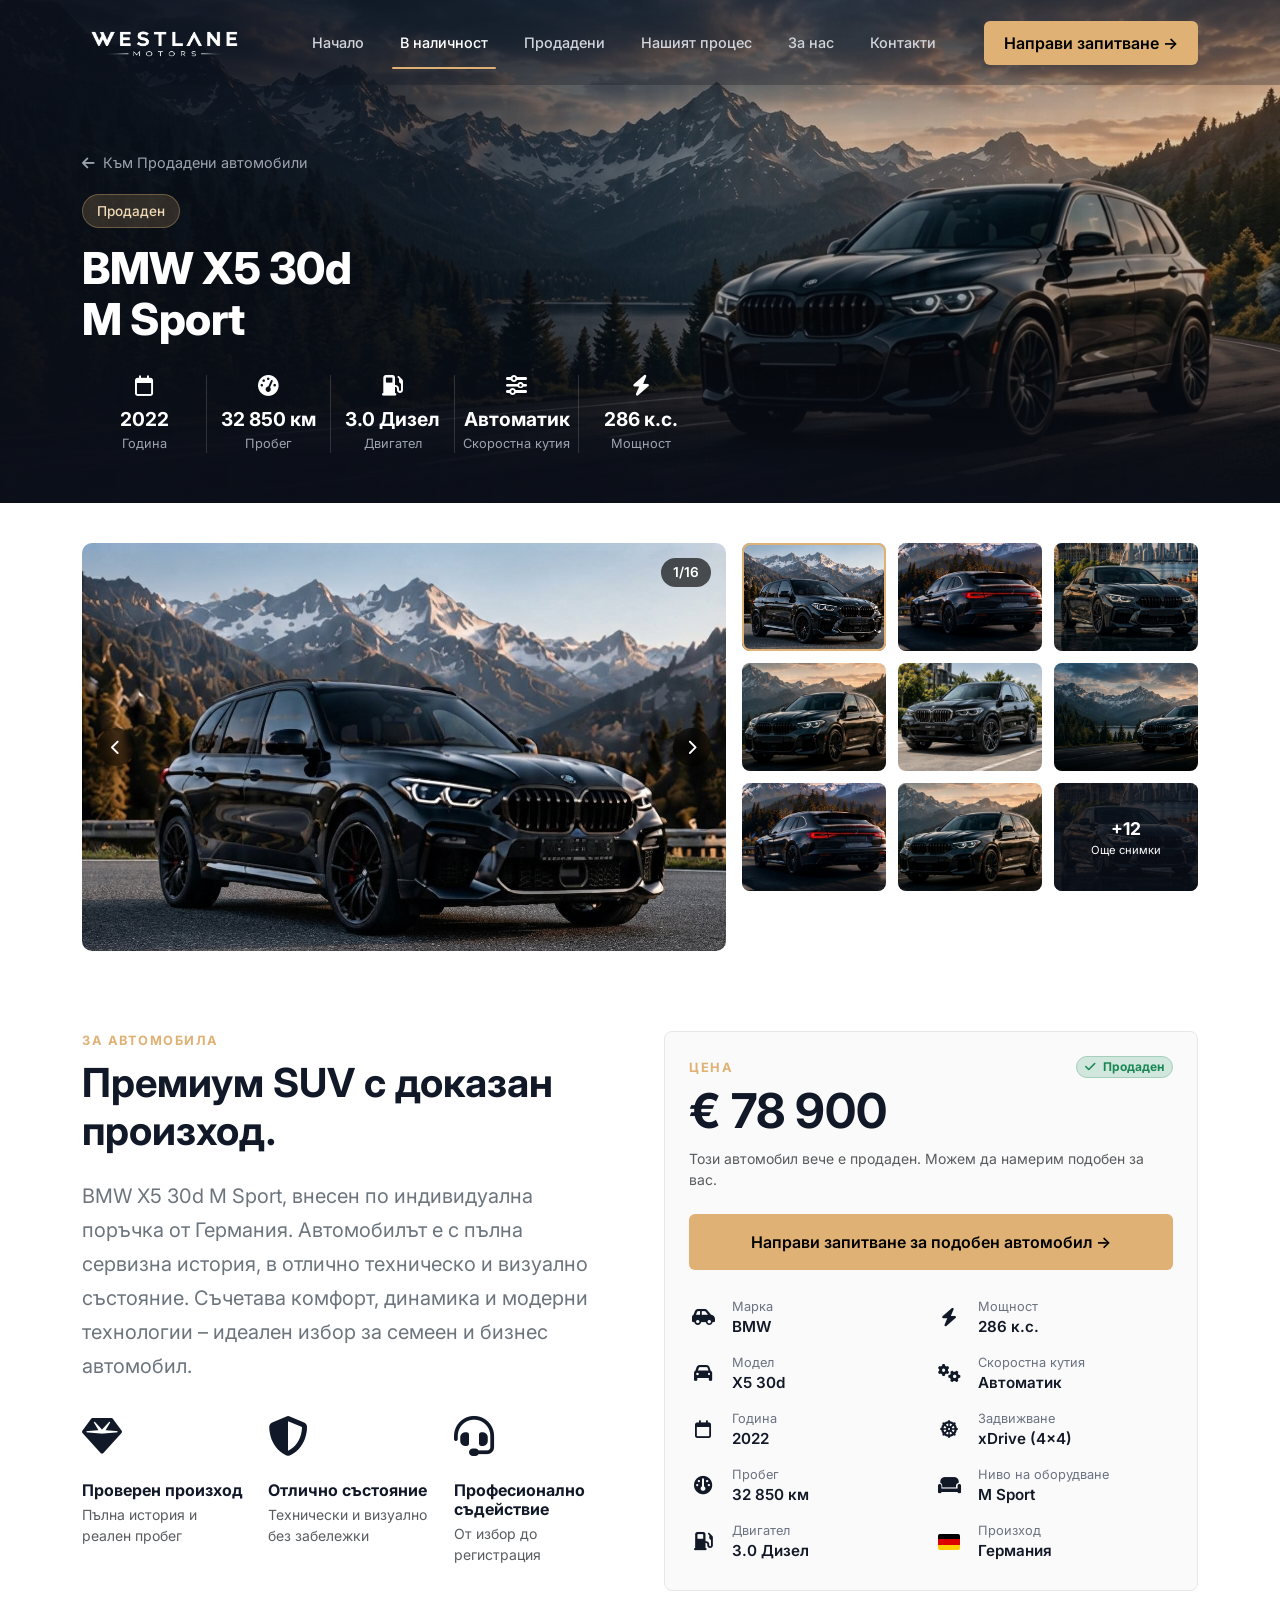
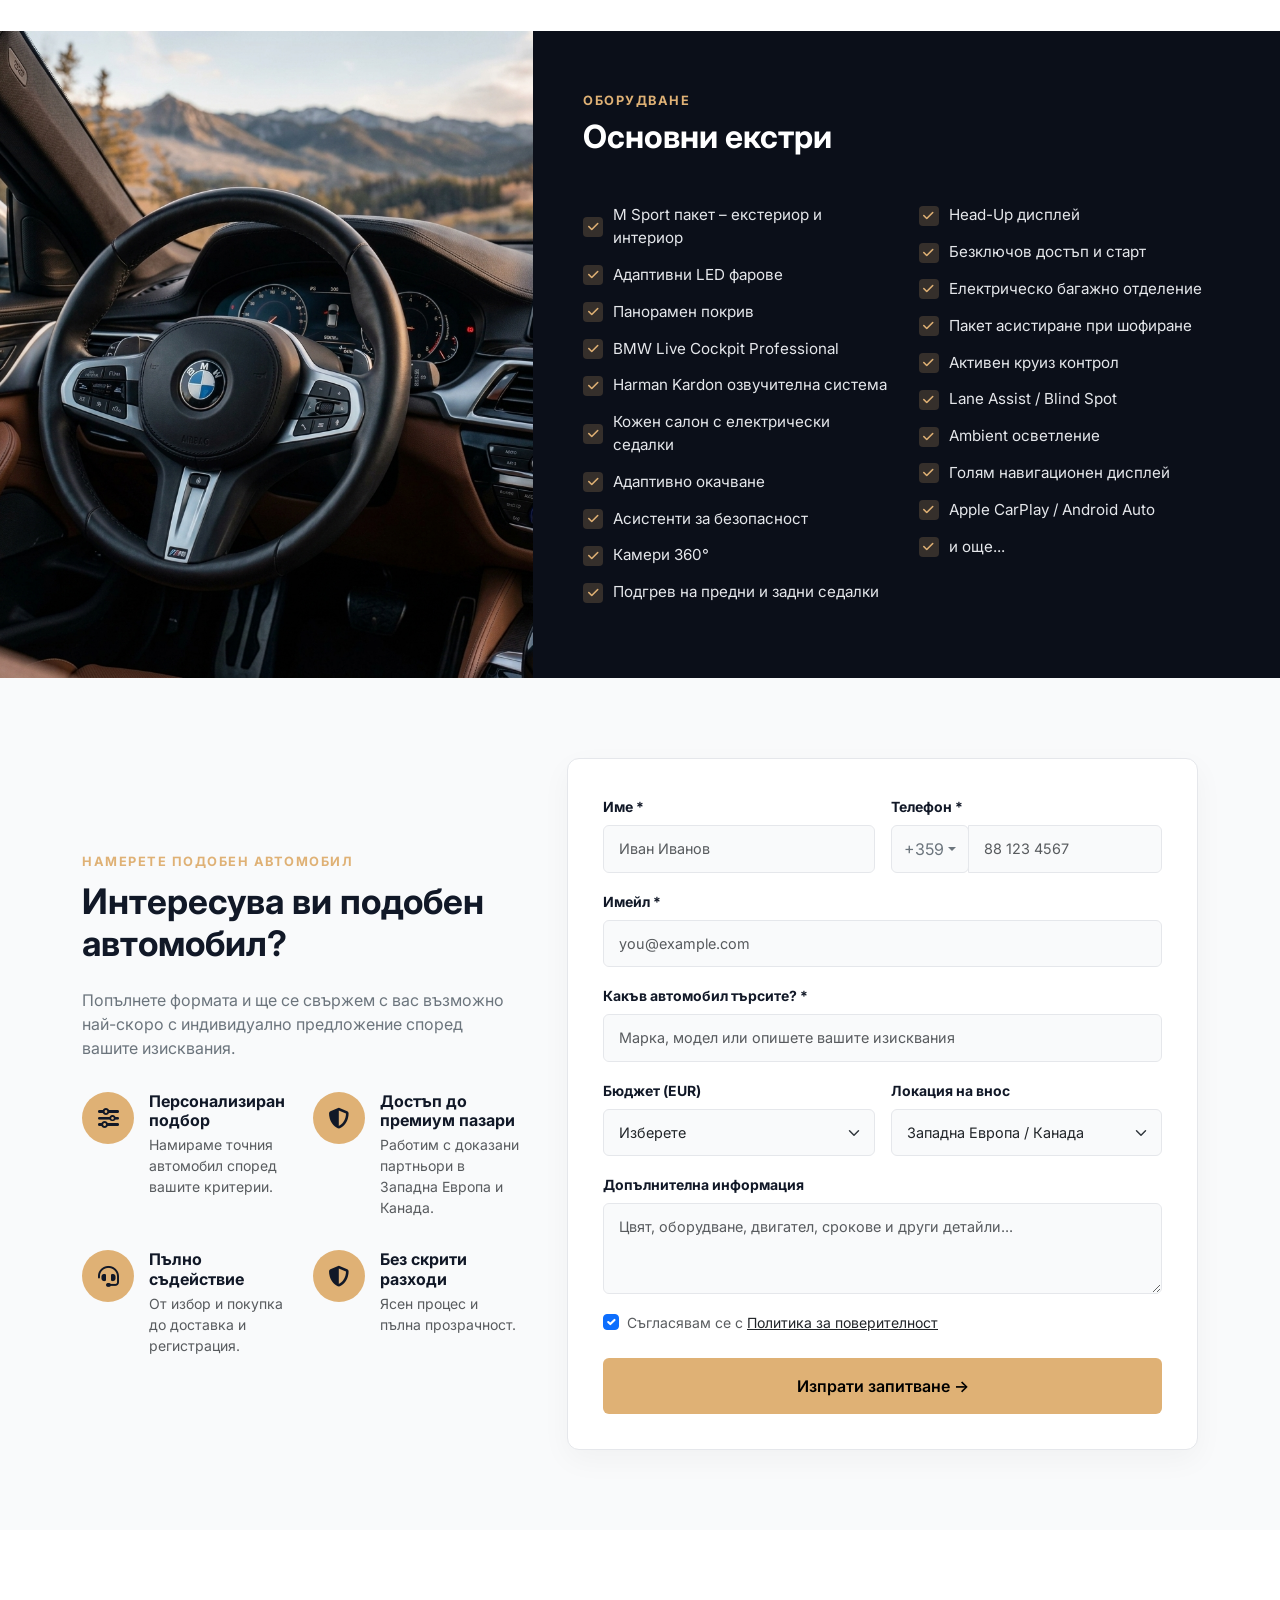
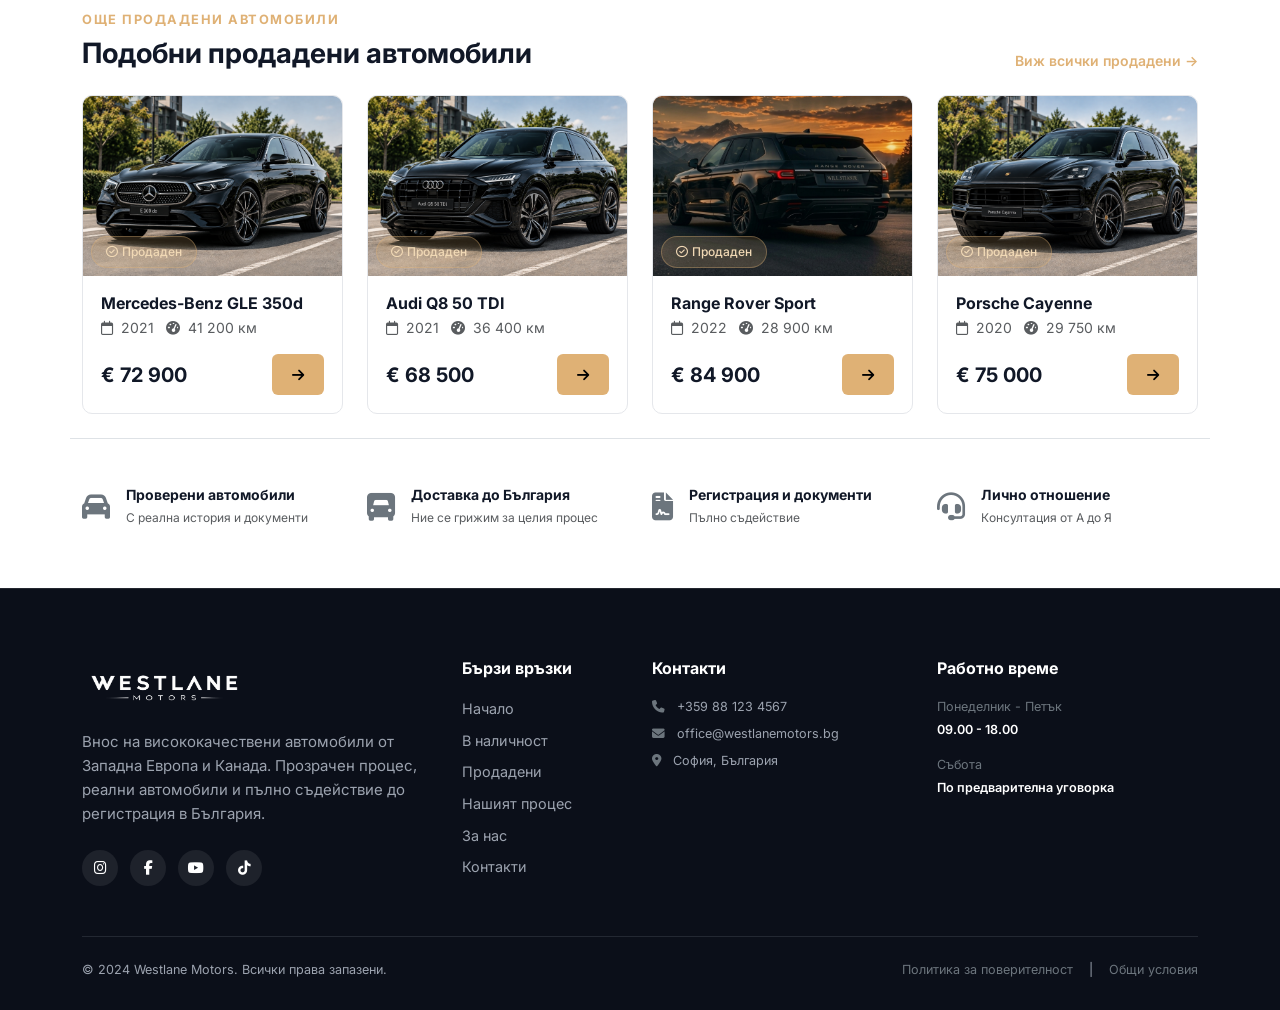
<file: in-stock.html>
<!DOCTYPE html>
<html lang="bg">
<head>
    <meta charset="UTF-8">
    <meta name="viewport" content="width=device-width, initial-scale=1.0">
    <title>BMW X5 30d M Sport - WestlaneA Motors</title>
    
    <!-- Bootstrap 5 CSS -->
    <link href="https://cdn.jsdelivr.net/npm/bootstrap@5.3.2/dist/css/bootstrap.min.css" rel="stylesheet">
    <!-- FontAwesome for Icons -->
    <link rel="stylesheet" href="https://cdnjs.cloudflare.com/ajax/libs/font-awesome/6.4.2/css/all.min.css">
    <!-- Google Fonts (Inter) -->
    <link href="https://fonts.googleapis.com/css2?family=Inter:wght@300;400;500;600;700;800&display=swap" rel="stylesheet">
    <!-- Shared Site Styles -->
    <link rel="stylesheet" href="style.css">

    <style>
        :root {
            --dark-bg: #0b0f19;
            --dark-card: #131927;
            --accent-gold: #dfb175;
            --accent-gold-hover: #cb9b5e;
            --light-bg: #f8f9fa;
            --text-dark: #111827;
            --text-muted: #6b7280;
            --border-color: #e5e7eb;
        }

        body {
            font-family: 'Inter', sans-serif;
            background-color: #ffffff;
            color: var(--text-dark);
            overflow-x: hidden;
        }

        /* Buttons */
        .btn-gold {
            background-color: var(--accent-gold);
            color: #000000;
            font-weight: 600;
            border: none;
            border-radius: 6px;
            padding: 10px 20px;
            transition: all 0.3s ease;
        }
        .btn-gold:hover {
            background-color: var(--accent-gold-hover);
            color: #000000;
        }

        .hero-section {
            position: relative;
            background:
                linear-gradient(100deg, rgba(11, 15, 25, 0.88) 0%, rgba(11, 15, 25, 0.6) 32%, rgba(11, 15, 25, 0.18) 58%, rgba(11, 15, 25, 0.08) 100%),
                linear-gradient(180deg, rgba(11, 15, 25, 0.2) 0%, rgba(11, 15, 25, 0.02) 30%, rgba(11, 15, 25, 0.25) 65%, rgba(11, 15, 25, 0.95) 100%),
                url('images/about-hero-image.jpg') center/cover no-repeat;
            color: #ffffff;
            padding: 150px 0 50px 0;
        }
        .back-link {
            color: #9ca3af;
            text-decoration: none;
            font-size: 0.9rem;
            display: inline-flex;
            align-items: center;
            gap: 8px;
            margin-bottom: 20px;
        }
        .back-link:hover {
            color: #ffffff;
        }
        .badge-sold {
            background-color: rgba(223, 177, 117, 0.18);
            color: #f1d9b5;
            border: 1px solid rgba(223, 177, 117, 0.35);
            font-weight: 500;
            padding: 6px 14px;
            border-radius: 20px;
            font-size: 0.85rem;
            display: inline-block;
            margin-bottom: 15px;
        }
        .hero-title {
            font-size: 2.75rem;
            font-weight: 800;
            margin-bottom: 30px;
            letter-spacing: -0.5px;
        }

        /* Stats Strip (plain icon, no card/box) */
        .stats-row {
            max-width: 620px;
        }
        .stat-box {
            text-align: center;
            border-left: 1px solid rgba(255, 255, 255, 0.15);
        }
        .stats-row > div:first-child .stat-box {
            border-left: none;
        }
        .stat-box i {
            color: #ffffff;
            font-size: 1.3rem;
            margin-bottom: 10px;
            display: block;
        }
        .stat-value {
            font-weight: 700;
            font-size: 1.2rem;
            color: #ffffff;
        }
        .stat-label {
            font-size: 0.8rem;
            color: #9ca3af;
        }

        .gallery-section {
            background-color: #ffffff;
            padding: 40px 0;
        }
        .main-gallery-img {
            position: relative;
            border-radius: 10px;
            overflow: hidden;
            min-height: 405px;
            max-height: 408px;
        }
        .main-gallery-img img {
            width: 100%;
            height: 100%;
            object-fit: cover;
        }
        .counter-badge {
            position: absolute;
            top: 15px;
            right: 15px;
            background: rgba(0, 0, 0, 0.65);
            color: #ffffff;
            backdrop-filter: blur(4px);
            padding: 4px 12px;
            border-radius: 20px;
            font-size: 0.85rem;
            font-weight: 600;
        }
        .gallery-nav-arrow {
            position: absolute;
            top: 50%;
            transform: translateY(-50%);
            width: 38px;
            height: 38px;
            border-radius: 50%;
            background: rgba(0, 0, 0, 0.5);
            backdrop-filter: blur(4px);
            color: #ffffff;
            border: none;
            display: flex;
            align-items: center;
            justify-content: center;
            font-size: 0.95rem;
            cursor: pointer;
            transition: background 0.2s ease;
            z-index: 2;
        }
        .gallery-nav-arrow:hover {
            background: rgba(0, 0, 0, 0.8);
        }
        .gallery-nav-arrow.prev { left: 15px; }
        .gallery-nav-arrow.next { right: 15px; }
        .thumb-item.active-thumb {
            outline: 2px solid var(--accent-gold);
            outline-offset: -2px;
        }
        .thumb-grid {
            display: grid;
            grid-template-columns: repeat(3, 1fr);
            gap: 12px;
        }
        .thumb-item {
            position: relative;
            border-radius: 8px;
            overflow: hidden;
            aspect-ratio: 4/3;
            cursor: pointer;
        }
        .thumb-item img {
            width: 100%;
            height: 100%;
            object-fit: cover;
            transition: transform 0.3s ease;
        }
        .thumb-item:hover img {
            transform: scale(1.05);
        }
        .more-overlay {
            position: absolute;
            top: 0; left: 0; right: 0; bottom: 0;
            background: rgba(11, 15, 25, 0.75);
            display: flex;
            flex-direction: column;
            align-items: center;
            justify-content: center;
            color: #ffffff;
            font-weight: 700;
            font-size: 1.1rem;
        }

        .details-section {
            padding: 40px 0;
        }
        .section-subtitle {
            color: var(--accent-gold);
            font-size: 0.8rem;
            font-weight: 700;
            letter-spacing: 1.5px;
            text-transform: uppercase;
            margin-bottom: 8px;
        }
        .spec-item {
            display: flex;
            align-items: center;
            gap: 15px;
            padding: 3px 0;
        }
        .spec-icon {
            width: 28px;
            display: flex;
            align-items: center;
            justify-content: center;
            color: var(--text-dark);
            font-size: 1.15rem;
            flex-shrink: 0;
        }
        .flag-icon-de {
            width: 22px;
            height: 16px;
            display: inline-block;
            background: linear-gradient(180deg, #000000 0 33%, #dd0000 33% 66%, #ffce00 66% 100%);
            border-radius: 2px;
        }
        .spec-label {
            font-size: 0.8rem;
            color: var(--text-muted);
            margin: 0;
        }
        .spec-value {
            font-weight: 600;
            font-size: 0.95rem;
            color: var(--text-dark);
            margin: 0;
        }

        /* Feature Pillars (vertical: icon on top, text below) */
        .feature-pillar {
            margin-top: 0;
        }
        .feature-pillar-icon {
            font-size: 40px;
            color: var(--text-dark);
            margin-bottom: 14px;
        }

        /* Feature Pillars used inline (icon beside text) e.g. inquiry form section */
        .feature-pillar-inline {
            display: flex;
            align-items: flex-start;
            gap: 15px;
            margin-top: 25px;
        }
        .feature-pillar-inline .feature-pillar-icon {
            width: 52px;
            height: 52px;
            border-radius: 50%;
            background-color: var(--accent-gold);
            color: #1a1a1a;
            display: flex;
            align-items: center;
            justify-content: center;
            font-size: 1.3rem;
            flex-shrink: 0;
            margin-bottom: 0;
            color: inherit;
        }

        .equipment-section {
            background-color: var(--dark-bg);
            color: #ffffff;
            padding: 0;
            overflow: hidden;
        }
        .equipment-img-col {
            min-height: 100%;
        }
        .equipment-img-col img {
            width: 100%;
            height: 100%;
            min-height: 420px;
            object-fit: cover;
            display: block;
        }
        .equipment-text-col {
            padding: 60px 50px;
        }
        .check-list-item {
            display: flex;
            align-items: center;
            gap: 10px;
            margin-bottom: 14px;
            font-size: 0.95rem;
            color: #e5e7eb;
        }
        .check-badge {
            width: 20px;
            height: 20px;
            background: rgba(223, 177, 117, 0.2);
            color: var(--accent-gold);
            border-radius: 4px;
            display: flex;
            align-items: center;
            justify-content: center;
            font-size: 0.75rem;
        }

        .form-section {
            background-color: #f9fafb;
            padding: 80px 0;
        }
        .form-card {
            background: #ffffff;
            border-radius: 12px;
            padding: 35px;
            box-shadow: 0 10px 30px rgba(0,0,0,0.04);
            border: 1px solid var(--border-color);
        }
        .form-control, .form-select {
            border-radius: 6px;
            padding: 12px 15px;
            font-size: 0.9rem;
            border: 1px solid #e5e7eb;
            background-color: #f9fafb;
        }
        .form-control:focus, .form-select:focus {
            border-color: var(--accent-gold);
            box-shadow: 0 0 0 0.2rem rgba(223, 177, 117, 0.25);
            background-color: #ffffff;
        }

        .similar-section {
            padding: 80px 0 60px 0;
        }
        .car-card {
            background: #ffffff;
            border-radius: 10px;
            overflow: hidden;
            border: 1px solid var(--border-color);
            transition: transform 0.3s ease, box-shadow 0.3s ease;
        }
        .car-card:hover {
            transform: translateY(-5px);
            box-shadow: 0 12px 25px rgba(0,0,0,0.08);
        }
        .car-card-img {
            position: relative;
            height: 180px;
        }
        .car-card-img img {
            width: 100%;
            height: 100%;
            object-fit: cover;
        }
        .car-card-body {
            padding: 18px;
        }

        /* Mobile / tablet responsive fixes */
        @media (max-width: 767.98px) {
            .hero-title {
                font-size: 2rem;
            }
            .stats-row {
                max-width: 100%;
            }
            .stats-row > div {
                flex: 0 0 50%;
                max-width: 50%;
                margin-bottom: 18px;
            }
            .stat-box {
                border-left: none;
                text-align: left;
            }
            .main-gallery-img {
                min-height: 260px;
                max-height: 320px;
            }
            .thumb-grid {
                grid-template-columns: repeat(3, 1fr);
                gap: 8px;
            }
            .equipment-text-col {
                padding: 40px 24px;
            }
            .equipment-img-col img {
                min-height: 220px;
            }
        }
        @media (max-width: 575.98px) {
            .thumb-grid {
                grid-template-columns: repeat(2, 1fr);
            }
        }
    </style>
</head>
<body>

    <nav class="navbar navbar-expand-lg">
        <div class="container">
            <a class="navbar-brand d-flex align-items-center gap-2" href="index.html">
                <img src="images/Logo-white.png" alt="Westlane Motors">
            </a>

            <button class="navbar-toggler navbar-dark" type="button" data-bs-toggle="collapse" data-bs-target="#navbarNav">
                <i class="fa-solid fa-bars toggler-bars"></i><i class="fa-solid fa-xmark toggler-close"></i>
            </button>

            <div class="collapse navbar-collapse" id="navbarNav">
                <ul class="navbar-nav mx-auto">
                    <li class="nav-item"><a class="nav-link" href="index.html">Начало</a></li>
                    <li class="nav-item"><a class="nav-link active" href="in-stock.html">В наличност</a></li>
                    <li class="nav-item"><a class="nav-link" href="sold-cars.html">Продадени</a></li>
                    <li class="nav-item"><a class="nav-link" href="process.html">Нашият процес</a></li>
                    <li class="nav-item"><a class="nav-link" href="about.html">За нас</a></li>
                    <li class="nav-item"><a class="nav-link" href="contact.html">Контакти</a></li>
                </ul>
                <a href="inquiry.html" class="btn btn-gold d-block d-lg-inline-block mt-3 mt-lg-0">Направи запитване &rarr;</a>
            </div>
        </div>
    </nav>

    <section class="hero-section">
        <div class="container">
            <a href="sold-cars.html" class="back-link"><i class="fa-solid fa-arrow-left"></i> Към Продадени автомобили</a>
            <br>
            <span class="badge-sold">Продаден</span>
            <h1 class="hero-title" style="max-width: 300px;">BMW X5 30d M Sport</h1>

            <!-- Stats Bar -->
            <div class="row g-0 stats-row">
                <div class="col">
                    <div class="stat-box">
                        <i class="fa-regular fa-calendar"></i>
                        <div class="stat-value">2022</div>
                        <div class="stat-label">Година</div>
                    </div>
                </div>
                <div class="col">
                    <div class="stat-box">
                        <i class="fa-solid fa-gauge-high"></i>
                        <div class="stat-value">32 850 км</div>
                        <div class="stat-label">Пробег</div>
                    </div>
                </div>
                <div class="col">
                    <div class="stat-box">
                        <i class="fa-solid fa-gas-pump"></i>
                        <div class="stat-value">3.0 Дизел</div>
                        <div class="stat-label">Двигател</div>
                    </div>
                </div>
                <div class="col">
                    <div class="stat-box">
                        <i class="fa-solid fa-sliders"></i>
                        <div class="stat-value">Автоматик</div>
                        <div class="stat-label">Скоростна кутия</div>
                    </div>
                </div>
                <div class="col">
                    <div class="stat-box">
                        <i class="fa-solid fa-bolt"></i>
                        <div class="stat-value">286 к.с.</div>
                        <div class="stat-label">Мощност</div>
                    </div>
                </div>
            </div>
        </div>
    </section>

    <section class="gallery-section">
        <div class="container">
            <div class="row g-3">
                <div class="col-lg-7">
                    <div class="main-gallery-img">
                        <img src="images/fleet-5.jpg" alt="BMW X5 Main Front" id="mainGalleryImg">
                        <button type="button" class="gallery-nav-arrow prev" onclick="slideGallery(-1)" aria-label="Предишна снимка"><i class="fa-solid fa-chevron-left"></i></button>
                        <button type="button" class="gallery-nav-arrow next" onclick="slideGallery(1)" aria-label="Следваща снимка"><i class="fa-solid fa-chevron-right"></i></button>
                        <span class="counter-badge" id="galleryCounter">1/16</span>
                    </div>
                </div>
                <div class="col-lg-5">
                    <div class="thumb-grid" id="thumbGrid">
                        <div class="thumb-item active-thumb" onclick="setGallerySlide(0)">
                            <img src="images/fleet-5.jpg" alt="BMW X5 Main view">
                        </div>
                        <div class="thumb-item" onclick="setGallerySlide(1)">
                            <img src="images/fleet-6.png" alt="BMW X5 Rear view">
                        </div>
                        <div class="thumb-item" onclick="setGallerySlide(2)">
                            <img src="images/fleet-7.png" alt="BMW X5 Front city view">
                        </div>
                        <div class="thumb-item" onclick="setGallerySlide(3)">
                            <img src="images/fleet-9.png" alt="BMW X5 Mountain front">
                        </div>
                        <div class="thumb-item" onclick="setGallerySlide(4)">
                            <img src="images/fleet-1-bmw.png" alt="BMW X5 Side view">
                        </div>
                        <div class="thumb-item" onclick="setGallerySlide(5)">
                            <img src="images/about-hero-image.jpg" alt="BMW X5 Road view">
                        </div>
                        <div class="thumb-item" onclick="setGallerySlide(6)">
                            <img src="images/fleet-6.png" alt="BMW X5 Rear detail">
                        </div>
                        <div class="thumb-item" onclick="setGallerySlide(7)">
                            <img src="images/fleet-9.png" alt="BMW X5 Mountain road">
                        </div>
                        <div class="thumb-item" onclick="setGallerySlide(8)">
                            <img src="images/fleet-7.png" alt="BMW X5 City view">
                            <div class="more-overlay">
                                +12
                                <small style="font-size:0.7rem; font-weight:400;">Още снимки</small>
                            </div>
                        </div>
                    </div>
                </div>
            </div>
        </div>
    </section>

    <section class="details-section">
        <div class="container">
            <div class="row g-5">
                <!-- Left Description -->
                <div class="col-lg-6">
                    <div class="section-subtitle">ЗА АВТОМОБИЛА</div>
                    <h2 class="fw-bold mb-4 fs-1" >Премиум SUV с доказан произход.</h2>
                    <p class="text-secondary mb-4 fs-5" style="line-height: 1.7;">
                        BMW X5 30d M Sport, внесен по индивидуална поръчка от Германия. Автомобилът е с пълна сервизна история, в отлично техническо и визуално състояние. Съчетава комфорт, динамика и модерни технологии – идеален избор за семеен и бизнес автомобил.
                    </p>

                    <div class="row g-4">
                        <div class="col-6 col-sm-4">
                            <div class="feature-pillar">
                                <div class="feature-pillar-icon"><i class="fa-solid fa-gem"></i></div>
                                <h6 class="fw-bold mb-1">Проверен произход</h6>
                                <p class="text-muted small mb-0">Пълна история и реален пробег</p>
                            </div>
                        </div>
                        <div class="col-6 col-sm-4">
                            <div class="feature-pillar">
                                <div class="feature-pillar-icon"><i class="fa-solid fa-shield-halved"></i></div>
                                <h6 class="fw-bold mb-1">Отлично състояние</h6>
                                <p class="text-muted small mb-0">Технически и визуално без забележки</p>
                            </div>
                        </div>
                        <div class="col-6 col-sm-4">
                            <div class="feature-pillar">
                                <div class="feature-pillar-icon"><i class="fa-solid fa-headset"></i></div>
                                <h6 class="fw-bold mb-1">Професионално съдействие</h6>
                                <p class="text-muted small mb-0">От избор до регистрация</p>
                            </div>
                        </div>
                    </div>
                </div>

                <!-- Right Pricing & Specifications Table -->
                <div class="col-lg-6">
                    <div class="p-4 rounded-3" style="background-color: #fafafa; border: 1px solid var(--border-color);">
                        <div class="d-flex justify-content-between align-items-center mb-1">
                            <span class="section-subtitle mb-0">ЦЕНА</span>
                            <span class="badge bg-success-subtle text-success border border-success-subtle px-2 py-1 rounded-pill small">
                                <i class="fa-solid fa-check me-1"></i> Продаден
                            </span>
                        </div>
                        <div class="display-5 fw-bold mb-2">€ 78 900</div>
                        <p class="text-muted small mb-4">Този автомобил вече е продаден. Можем да намерим подобен за вас.</p>

                        <a href="#requestForm" class="btn btn-gold w-100 py-3 mb-4">Направи запитване за подобен автомобил &rarr;</a>

                        <!-- Specs Grid -->
                        <div class="row g-2">
                            <div class="col-6">
                                <div class="spec-item">
                                    <div class="spec-icon"><i class="fa-solid fa-car-side"></i></div>
                                    <div>
                                        <p class="spec-label">Марка</p>
                                        <p class="spec-value">BMW</p>
                                    </div>
                                </div>
                            </div>
                            <div class="col-6">
                                <div class="spec-item">
                                    <div class="spec-icon"><i class="fa-solid fa-bolt"></i></div>
                                    <div>
                                        <p class="spec-label">Мощност</p>
                                        <p class="spec-value">286 к.с.</p>
                                    </div>
                                </div>
                            </div>
                            <div class="col-6">
                                <div class="spec-item">
                                    <div class="spec-icon"><i class="fa-solid fa-car"></i></div>
                                    <div>
                                        <p class="spec-label">Модел</p>
                                        <p class="spec-value">X5 30d</p>
                                    </div>
                                </div>
                            </div>
                            <div class="col-6">
                                <div class="spec-item">
                                    <div class="spec-icon"><i class="fa-solid fa-gears"></i></div>
                                    <div>
                                        <p class="spec-label">Скоростна кутия</p>
                                        <p class="spec-value">Автоматик</p>
                                    </div>
                                </div>
                            </div>
                            <div class="col-6">
                                <div class="spec-item">
                                    <div class="spec-icon"><i class="fa-regular fa-calendar"></i></div>
                                    <div>
                                        <p class="spec-label">Година</p>
                                        <p class="spec-value">2022</p>
                                    </div>
                                </div>
                            </div>
                            <div class="col-6">
                                <div class="spec-item">
                                    <div class="spec-icon"><i class="fa-solid fa-dharmachakra"></i></div>
                                    <div>
                                        <p class="spec-label">Задвижване</p>
                                        <p class="spec-value">xDrive (4x4)</p>
                                    </div>
                                </div>
                            </div>
                            <div class="col-6">
                                <div class="spec-item">
                                    <div class="spec-icon"><i class="fa-solid fa-gauge"></i></div>
                                    <div>
                                        <p class="spec-label">Пробег</p>
                                        <p class="spec-value">32 850 км</p>
                                    </div>
                                </div>
                            </div>
                            <div class="col-6">
                                <div class="spec-item">
                                    <div class="spec-icon"><i class="fa-solid fa-couch"></i></div>
                                    <div>
                                        <p class="spec-label">Ниво на оборудване</p>
                                        <p class="spec-value">M Sport</p>
                                    </div>
                                </div>
                            </div>
                            <div class="col-6">
                                <div class="spec-item">
                                    <div class="spec-icon"><i class="fa-solid fa-gas-pump"></i></div>
                                    <div>
                                        <p class="spec-label">Двигател</p>
                                        <p class="spec-value">3.0 Дизел</p>
                                    </div>
                                </div>
                            </div>
                            <div class="col-6">
                                <div class="spec-item">
                                    <div class="spec-icon"><span class="flag-icon-de"></span></div>
                                    <div>
                                        <p class="spec-label">Произход</p>
                                        <p class="spec-value">Германия</p>
                                    </div>
                                </div>
                            </div>
                        </div>

                    </div>
                </div>
            </div>
        </div>
    </section>

    <section class="equipment-section">
        <div class="row g-0 align-items-stretch">
            <div class="col-lg-5 equipment-img-col">
                <img src="images/about-2-img.jpg" alt="BMW X5 Interior">
            </div>
            <div class="col-lg-7 equipment-text-col">
                <div class="section-subtitle">ОБОРУДВАНЕ</div>
                <h2 class="fw-bold text-white mb-5">Основни екстри</h2>

                <div class="row g-4">
                    <div class="col-md-6">
                        <div class="check-list-item"><span class="check-badge"><i class="fa-solid fa-check"></i></span> M Sport пакет – екстериор и интериор</div>
                        <div class="check-list-item"><span class="check-badge"><i class="fa-solid fa-check"></i></span> Адаптивни LED фарове</div>
                        <div class="check-list-item"><span class="check-badge"><i class="fa-solid fa-check"></i></span> Панорамен покрив</div>
                        <div class="check-list-item"><span class="check-badge"><i class="fa-solid fa-check"></i></span> BMW Live Cockpit Professional</div>
                        <div class="check-list-item"><span class="check-badge"><i class="fa-solid fa-check"></i></span> Harman Kardon озвучителна система</div>
                        <div class="check-list-item"><span class="check-badge"><i class="fa-solid fa-check"></i></span> Кожен салон с електрически седалки</div>
                        <div class="check-list-item"><span class="check-badge"><i class="fa-solid fa-check"></i></span> Адаптивно окачване</div>
                        <div class="check-list-item"><span class="check-badge"><i class="fa-solid fa-check"></i></span> Асистенти за безопасност</div>
                        <div class="check-list-item"><span class="check-badge"><i class="fa-solid fa-check"></i></span> Камери 360°</div>
                        <div class="check-list-item"><span class="check-badge"><i class="fa-solid fa-check"></i></span> Подгрев на предни и задни седалки</div>
                    </div>

                    <div class="col-md-6">
                        <div class="check-list-item"><span class="check-badge"><i class="fa-solid fa-check"></i></span> Head-Up дисплей</div>
                        <div class="check-list-item"><span class="check-badge"><i class="fa-solid fa-check"></i></span> Безключов достъп и старт</div>
                        <div class="check-list-item"><span class="check-badge"><i class="fa-solid fa-check"></i></span> Електрическо багажно отделение</div>
                        <div class="check-list-item"><span class="check-badge"><i class="fa-solid fa-check"></i></span> Пакет асистиране при шофиране</div>
                        <div class="check-list-item"><span class="check-badge"><i class="fa-solid fa-check"></i></span> Активен круиз контрол</div>
                        <div class="check-list-item"><span class="check-badge"><i class="fa-solid fa-check"></i></span> Lane Assist / Blind Spot</div>
                        <div class="check-list-item"><span class="check-badge"><i class="fa-solid fa-check"></i></span> Ambient осветление</div>
                        <div class="check-list-item"><span class="check-badge"><i class="fa-solid fa-check"></i></span> Голям навигационен дисплей</div>
                        <div class="check-list-item"><span class="check-badge"><i class="fa-solid fa-check"></i></span> Apple CarPlay / Android Auto</div>
                        <div class="check-list-item"><span class="check-badge"><i class="fa-solid fa-check"></i></span> и още...</div>
                    </div>
                </div>
            </div>
        </div>
    </section>

    <section class="form-section" id="requestForm">
        <div class="container">
            <div class="row g-5 align-items-center">
                <!-- Left Info -->
                <div class="col-lg-5">
                    <div class="section-subtitle">НАМЕРЕТЕ ПОДОБЕН АВТОМОБИЛ</div>
                    <h2 class="fw-bold mb-4" style="font-size: 2.2rem;">Интересува ви подобен автомобил?</h2>
                    <p class="text-secondary mb-4">
                        Попълнете формата и ще се свържем с вас възможно най-скоро с индивидуално предложение според вашите изисквания.
                    </p>

                    <div class="row g-4">
                        <div class="col-6">
                            <div class="feature-pillar-inline mt-2">
                                <div class="feature-pillar-icon"><i class="fa-solid fa-sliders"></i></div>
                                <div>
                                    <h6 class="fw-bold mb-1">Персонализиран подбор</h6>
                                    <p class="text-muted small mb-0">Намираме точния автомобил според вашите критерии.</p>
                                </div>
                            </div>
                        </div>
                        <div class="col-6">
                            <div class="feature-pillar-inline mt-2">
                                <div class="feature-pillar-icon"><i class="fa-solid fa-shield-halved"></i></div>
                                <div>
                                    <h6 class="fw-bold mb-1">Достъп до премиум пазари</h6>
                                    <p class="text-muted small mb-0">Работим с доказани партньори в Западна Европа и Канада.</p>
                                </div>
                            </div>
                        </div>
                        <div class="col-6">
                            <div class="feature-pillar-inline mt-2">
                                <div class="feature-pillar-icon"><i class="fa-solid fa-headset"></i></div>
                                <div>
                                    <h6 class="fw-bold mb-1">Пълно съдействие</h6>
                                    <p class="text-muted small mb-0">От избор и покупка до доставка и регистрация.</p>
                                </div>
                            </div>
                        </div>
                        <div class="col-6">
                            <div class="feature-pillar-inline mt-2">
                                <div class="feature-pillar-icon"><i class="fa-solid fa-shield-halved"></i></div>
                                <div>
                                    <h6 class="fw-bold mb-1">Без скрити разходи</h6>
                                    <p class="text-muted small mb-0">Ясен процес и пълна прозрачност.</p>
                                </div>
                            </div>
                        </div>
                    </div>
                </div>

                <!-- Right Form Box -->
                <div class="col-lg-7">
                    <div class="form-card">
                        <form onsubmit="event.preventDefault();">
                            <div class="row g-3 mb-3">
                                <div class="col-md-6">
                                    <label class="form-label small fw-bold">Име *</label>
                                    <input type="text" class="form-control" placeholder="Иван Иванов" required>
                                </div>
                                <div class="col-md-6">
                                    <label class="form-label small fw-bold">Телефон *</label>
                                    <div class="input-group">
                                        <button class="btn btn-outline-secondary dropdown-toggle" type="button" data-bs-toggle="dropdown" style="background:#f9fafb; border-color:#e5e7eb;">+359</button>
                                        <input type="tel" class="form-control" placeholder="88 123 4567" required>
                                    </div>
                                </div>
                            </div>

                            <div class="mb-3">
                                <label class="form-label small fw-bold">Имейл *</label>
                                <input type="email" class="form-control" placeholder="you@example.com" required>
                            </div>

                            <div class="mb-3">
                                <label class="form-label small fw-bold">Какъв автомобил търсите? *</label>
                                <input type="text" class="form-control" placeholder="Марка, модел или опишете вашите изисквания">
                            </div>

                            <div class="row g-3 mb-3">
                                <div class="col-md-6">
                                    <label class="form-label small fw-bold">Бюджет (EUR)</label>
                                    <select class="form-select">
                                        <option selected>Изберете</option>
                                        <option>€ 30 000 - € 50 000</option>
                                        <option>€ 50 000 - € 80 000</option>
                                        <option>€ 80 000+</option>
                                    </select>
                                </div>
                                <div class="col-md-6">
                                    <label class="form-label small fw-bold">Локация на внос</label>
                                    <select class="form-select">
                                        <option selected>Западна Европа / Канада</option>
                                        <option>Германия</option>
                                        <option>Швейцария</option>
                                    </select>
                                </div>
                            </div>

                            <div class="mb-3">
                                <label class="form-label small fw-bold">Допълнителна информация</label>
                                <textarea class="form-control" rows="3" placeholder="Цвят, оборудване, двигател, срокове и други детайли..."></textarea>
                            </div>

                            <div class="form-check mb-4">
                                <input class="form-check-input" type="checkbox" id="privacy" checked required>
                                <label class="form-check-label small text-muted" for="privacy">
                                    Съгласявам се с <a href="#" class="text-dark text-decoration-underline">Политика за поверителност</a>
                                </label>
                            </div>

                            <button type="submit" class="btn btn-gold w-100 py-3">Изпрати запитване &rarr;</button>
                        </form>
                    </div>
                </div>
            </div>
        </div>
    </section>

    <section class="similar-section">
        <div class="container">
            <div class="d-flex justify-content-between align-items-end mb-4">
                <div>
                    <div class="section-subtitle">ОЩЕ ПРОДАДЕНИ АВТОМОБИЛИ</div>
                    <h3 class="fw-bold m-0">Подобни продадени автомобили</h3>
                </div>
                <a href="#" class="text-decoration-none fw-semibold small" style="color: var(--accent-gold);">Виж всички продадени &rarr;</a>
            </div>

            <div class="row g-4 mb-5">
                <!-- Car 1 -->
                <div class="col-md-6 col-lg-3">
                    <div class="car-card">
                        <div class="car-card-img">
                            <img src="images/fleet-2-Mercedes.png" alt="Mercedes GLE">
                            <span class="badge-sold position-absolute bottom-0 start-0 m-2" style="font-size:0.75rem;"><i class="fa-regular fa-circle-check me-1"></i>Продаден</span>
                        </div>
                        <div class="car-card-body">
                            <h6 class="fw-bold mb-1">Mercedes-Benz GLE 350d</h6>
                            <p class="text-muted small mb-3"><i class="fa-regular fa-calendar me-1"></i> 2021 &nbsp; <i class="fa-solid fa-gauge-high me-1"></i> 41 200 км</p>
                            <div class="d-flex justify-content-between align-items-center">
                                <span class="fw-bold fs-5">€ 72 900</span>
                                <a href="#" class="btn btn-gold btn-sm"><i class="fa-solid fa-arrow-right"></i></a>
                            </div>
                        </div>
                    </div>
                </div>

                <!-- Car 2 -->
                <div class="col-md-6 col-lg-3">
                    <div class="car-card">
                        <div class="car-card-img">
                            <img src="images/fleet-3-Audi.png" alt="Audi Q8">
                            <span class="badge-sold position-absolute bottom-0 start-0 m-2" style="font-size:0.75rem;"><i class="fa-regular fa-circle-check me-1"></i>Продаден</span>
                        </div>
                        <div class="car-card-body">
                            <h6 class="fw-bold mb-1">Audi Q8 50 TDI</h6>
                            <p class="text-muted small mb-3"><i class="fa-regular fa-calendar me-1"></i> 2021 &nbsp; <i class="fa-solid fa-gauge-high me-1"></i> 36 400 км</p>
                            <div class="d-flex justify-content-between align-items-center">
                                <span class="fw-bold fs-5">€ 68 500</span>
                                <a href="#" class="btn btn-gold btn-sm"><i class="fa-solid fa-arrow-right"></i></a>
                            </div>
                        </div>
                    </div>
                </div>

                <!-- Car 3 -->
                <div class="col-md-6 col-lg-3">
                    <div class="car-card">
                        <div class="car-card-img">
                            <img src="images/fleet-8.png" alt="Range Rover Sport">
                            <span class="badge-sold position-absolute bottom-0 start-0 m-2" style="font-size:0.75rem;"><i class="fa-regular fa-circle-check me-1"></i>Продаден</span>
                        </div>
                        <div class="car-card-body">
                            <h6 class="fw-bold mb-1">Range Rover Sport</h6>
                            <p class="text-muted small mb-3"><i class="fa-regular fa-calendar me-1"></i> 2022 &nbsp; <i class="fa-solid fa-gauge-high me-1"></i> 28 900 км</p>
                            <div class="d-flex justify-content-between align-items-center">
                                <span class="fw-bold fs-5">€ 84 900</span>
                                <a href="#" class="btn btn-gold btn-sm"><i class="fa-solid fa-arrow-right"></i></a>
                            </div>
                        </div>
                    </div>
                </div>

                <!-- Car 4 -->
                <div class="col-md-6 col-lg-3">
                    <div class="car-card">
                        <div class="car-card-img">
                            <img src="images/fleet-4-Porsche.png" alt="Porsche Cayenne">
                            <span class="badge-sold position-absolute bottom-0 start-0 m-2" style="font-size:0.75rem;"><i class="fa-regular fa-circle-check me-1"></i>Продаден</span>
                        </div>
                        <div class="car-card-body">
                            <h6 class="fw-bold mb-1">Porsche Cayenne</h6>
                            <p class="text-muted small mb-3"><i class="fa-regular fa-calendar me-1"></i> 2020 &nbsp; <i class="fa-solid fa-gauge-high me-1"></i> 29 750 км</p>
                            <div class="d-flex justify-content-between align-items-center">
                                <span class="fw-bold fs-5">€ 75 000</span>
                                <a href="#" class="btn btn-gold btn-sm"><i class="fa-solid fa-arrow-right"></i></a>
                            </div>
                        </div>
                    </div>
                </div>
            </div>

            <!-- Bottom Highlights Row -->
            <div class="row g-4 pt-4 border-top">
                <div class="col-6 col-md-3">
                    <div class="d-flex align-items-center gap-3">
                        <i class="fa-solid fa-car fs-3 text-secondary"></i>
                        <div>
                            <h6 class="fw-bold mb-0 small">Проверени автомобили</h6>
                            <small class="text-muted" style="font-size:0.75rem;">С реална история и документи</small>
                        </div>
                    </div>
                </div>
                <div class="col-6 col-md-3">
                    <div class="d-flex align-items-center gap-3">
                        <i class="fa-solid fa-truck-front fs-3 text-secondary"></i>
                        <div>
                            <h6 class="fw-bold mb-0 small">Доставка до България</h6>
                            <small class="text-muted" style="font-size:0.75rem;">Ние се грижим за целия процес</small>
                        </div>
                    </div>
                </div>
                <div class="col-6 col-md-3">
                    <div class="d-flex align-items-center gap-3">
                        <i class="fa-solid fa-file-contract fs-3 text-secondary"></i>
                        <div>
                            <h6 class="fw-bold mb-0 small">Регистрация и документи</h6>
                            <small class="text-muted" style="font-size:0.75rem;">Пълно съдействие</small>
                        </div>
                    </div>
                </div>
                <div class="col-6 col-md-3">
                    <div class="d-flex align-items-center gap-3">
                        <i class="fa-solid fa-headset fs-3 text-secondary"></i>
                        <div>
                            <h6 class="fw-bold mb-0 small">Лично отношение</h6>
                            <small class="text-muted" style="font-size:0.75rem;">Консултация от А до Я</small>
                        </div>
                    </div>
                </div>
            </div>

        </div>
    </section>

    <footer>
        <div class="container">
            <div class="row g-4 mb-5">
                <div class="col-lg-4">
                    <a class="navbar-brand d-inline-block mb-3" href="index.html">
                        <img src="images/Logo-white.png" alt="Westlane Motors" style="max-height:55px;">
                    </a>
                    <p class="mb-4" style="line-height:1.6;font-size: 15px; max-width: 368px;">
                        Внос на висококачествени автомобили от Западна Европа и Канада. Прозрачен процес, реални автомобили и пълно съдействие до регистрация в България.
                    </p>
                    <div class="footer-social-icons">
                        <a href="#" aria-label="Instagram"><i class="fa-brands fa-instagram"></i></a>
                        <a href="#" aria-label="Facebook"><i class="fa-brands fa-facebook-f"></i></a>
                        <a href="#" aria-label="YouTube"><i class="fa-brands fa-youtube"></i></a>
                        <a href="#" aria-label="TikTok"><i class="fa-brands fa-tiktok"></i></a>
                    </div>
                </div>

                <div class="col-6 col-lg-2">
                    <h6>Бързи връзки</h6>
                    <ul>
                        <li><a href="index.html">Начало</a></li>
                        <li><a href="in-stock.html">В наличност</a></li>
                        <li><a href="sold-cars.html">Продадени</a></li>
                        <li><a href="process.html">Нашият процес</a></li>
                        <li><a href="about.html">За нас</a></li>
                        <li><a href="contact.html">Контакти</a></li>
                    </ul>
                </div>

                <div class="col-6 col-lg-3">
                    <h6>Контакти</h6>
                    <ul class="small">
                        <li class="mb-2"><i class="fa-solid fa-phone me-2 text-secondary"></i> +359 88 123 4567</li>
                        <li class="mb-2"><i class="fa-solid fa-envelope me-2 text-secondary"></i> office@westlanemotors.bg</li>
                        <li class="mb-2"><i class="fa-solid fa-location-dot me-2 text-secondary"></i> София, България</li>
                    </ul>
                </div>

                <div class="col-lg-3">
                    <h6>Работно време</h6>
                    <p class="small text-secondary mb-1">Понеделник - Петък</p>
                    <p class="small text-white fw-semibold mb-3">09.00 - 18.00</p>
                    <p class="small text-secondary mb-1">Събота</p>
                    <p class="small text-white fw-semibold">По предварителна уговорка</p>
                </div>
            </div>

            <div class="pt-4 border-top border-secondary border-opacity-25 d-flex flex-column flex-md-row justify-content-between align-items-center gap-2 small">
                <div>© 2024 Westlane Motors. Всички права запазени.</div>
                <div class="d-flex gap-3">
                    <a href="#" class="text-secondary text-decoration-none">Политика за поверителност</a>
                    <span>|</span>
                    <a href="#" class="text-secondary text-decoration-none">Общи условия</a>
                </div>
            </div>
        </div>
    </footer>

    <!-- Bootstrap 5 JS Bundle -->
    <script src="https://cdn.jsdelivr.net/npm/bootstrap@5.3.2/dist/js/bootstrap.bundle.min.js"></script>

    <script>
        const galleryImages = [
            'images/fleet-5.jpg',
            'images/fleet-6.png',
            'images/fleet-7.png',
            'images/fleet-9.png',
            'images/fleet-1-bmw.png',
            'images/about-hero-image.jpg',
            'images/fleet-6.png',
            'images/fleet-9.png',
            'images/fleet-7.png'
        ];
        let currentSlide = 0;

        function setGallerySlide(index) {
            currentSlide = index;
            document.getElementById('mainGalleryImg').src = galleryImages[currentSlide];
            document.getElementById('galleryCounter').textContent = (currentSlide + 1) + '/16';

            document.querySelectorAll('#thumbGrid .thumb-item').forEach((item, i) => {
                item.classList.toggle('active-thumb', i === currentSlide);
            });
        }

        function slideGallery(direction) {
            const next = (currentSlide + direction + galleryImages.length) % galleryImages.length;
            setGallerySlide(next);
        }
    </script>
    <script>
        (function () {
            var toggler = document.querySelector(".navbar-toggler");
            var collapseEl = document.getElementById("navbarNav");
            if (toggler && collapseEl) {
                collapseEl.addEventListener("shown.bs.collapse", function () { toggler.classList.add("is-open"); });
                collapseEl.addEventListener("hidden.bs.collapse", function () { toggler.classList.remove("is-open"); });
            }
        })();
    </script>
</body>
</html>
</file>
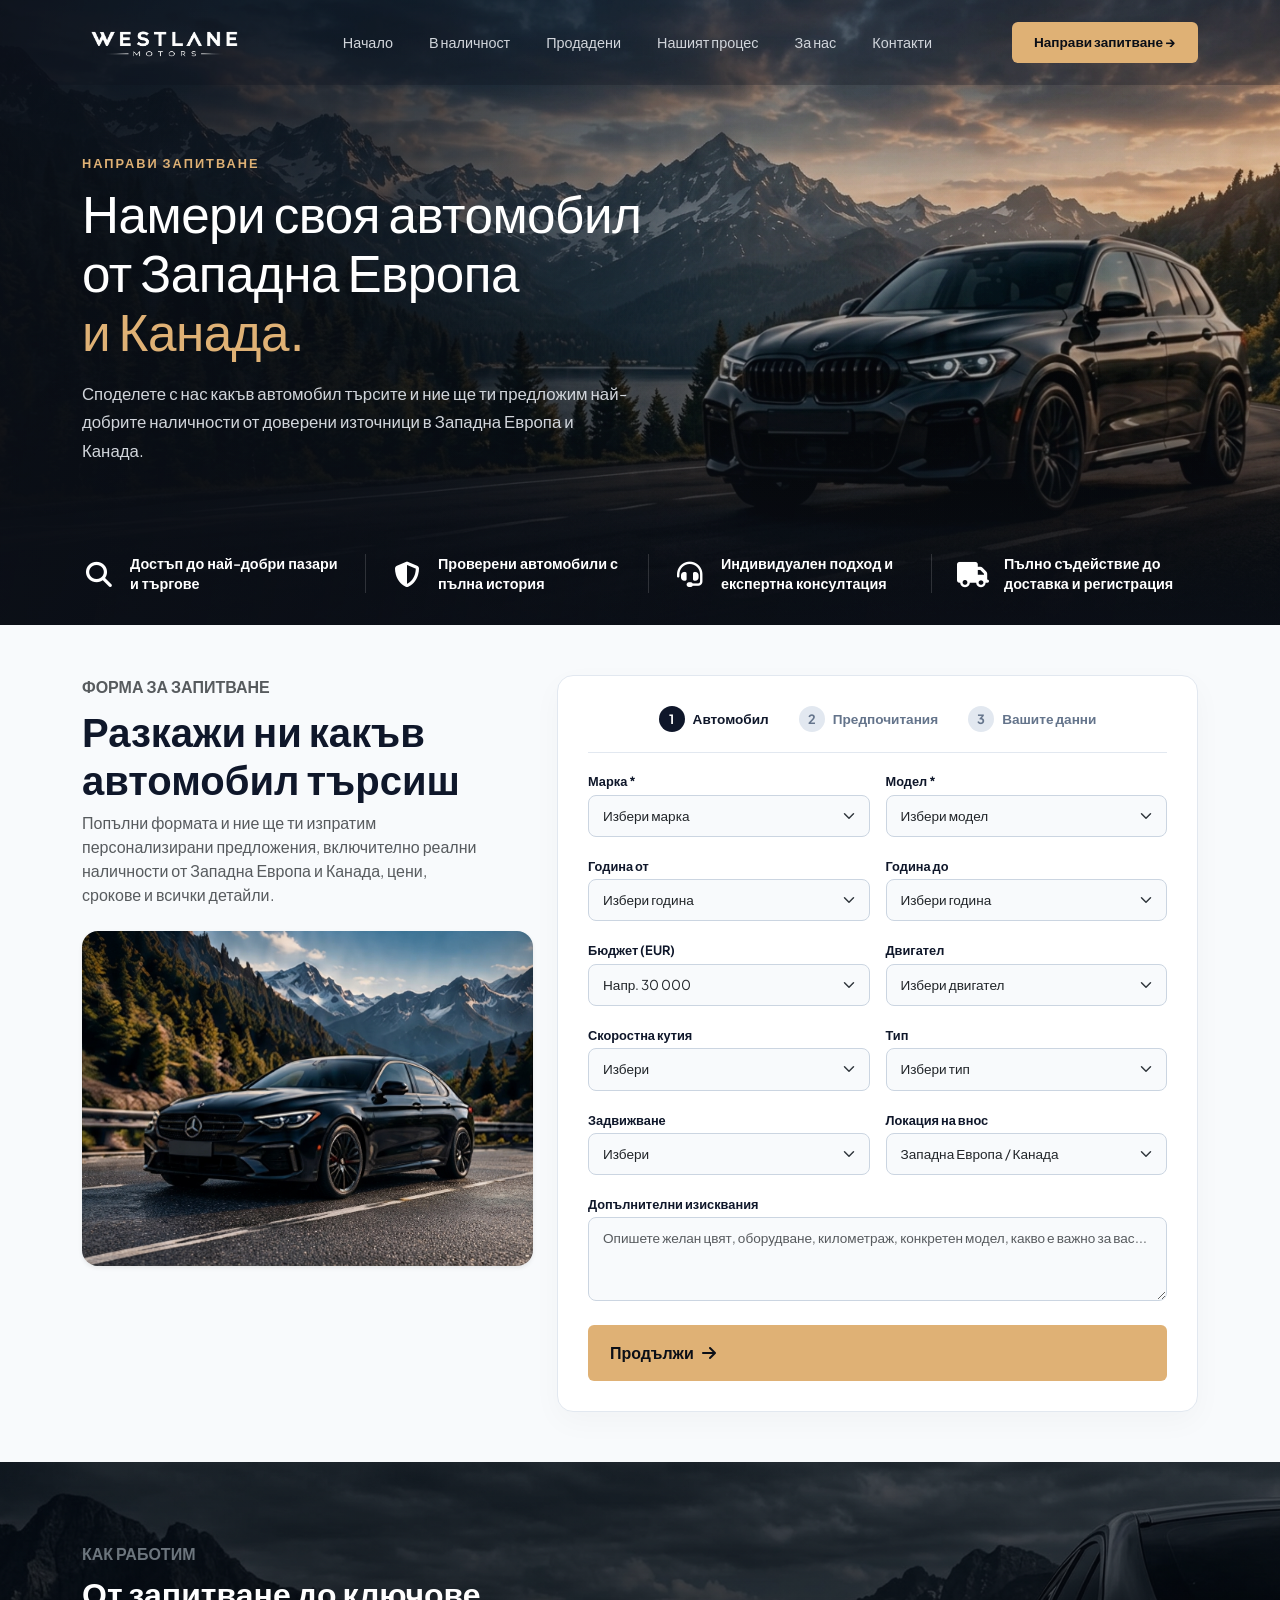
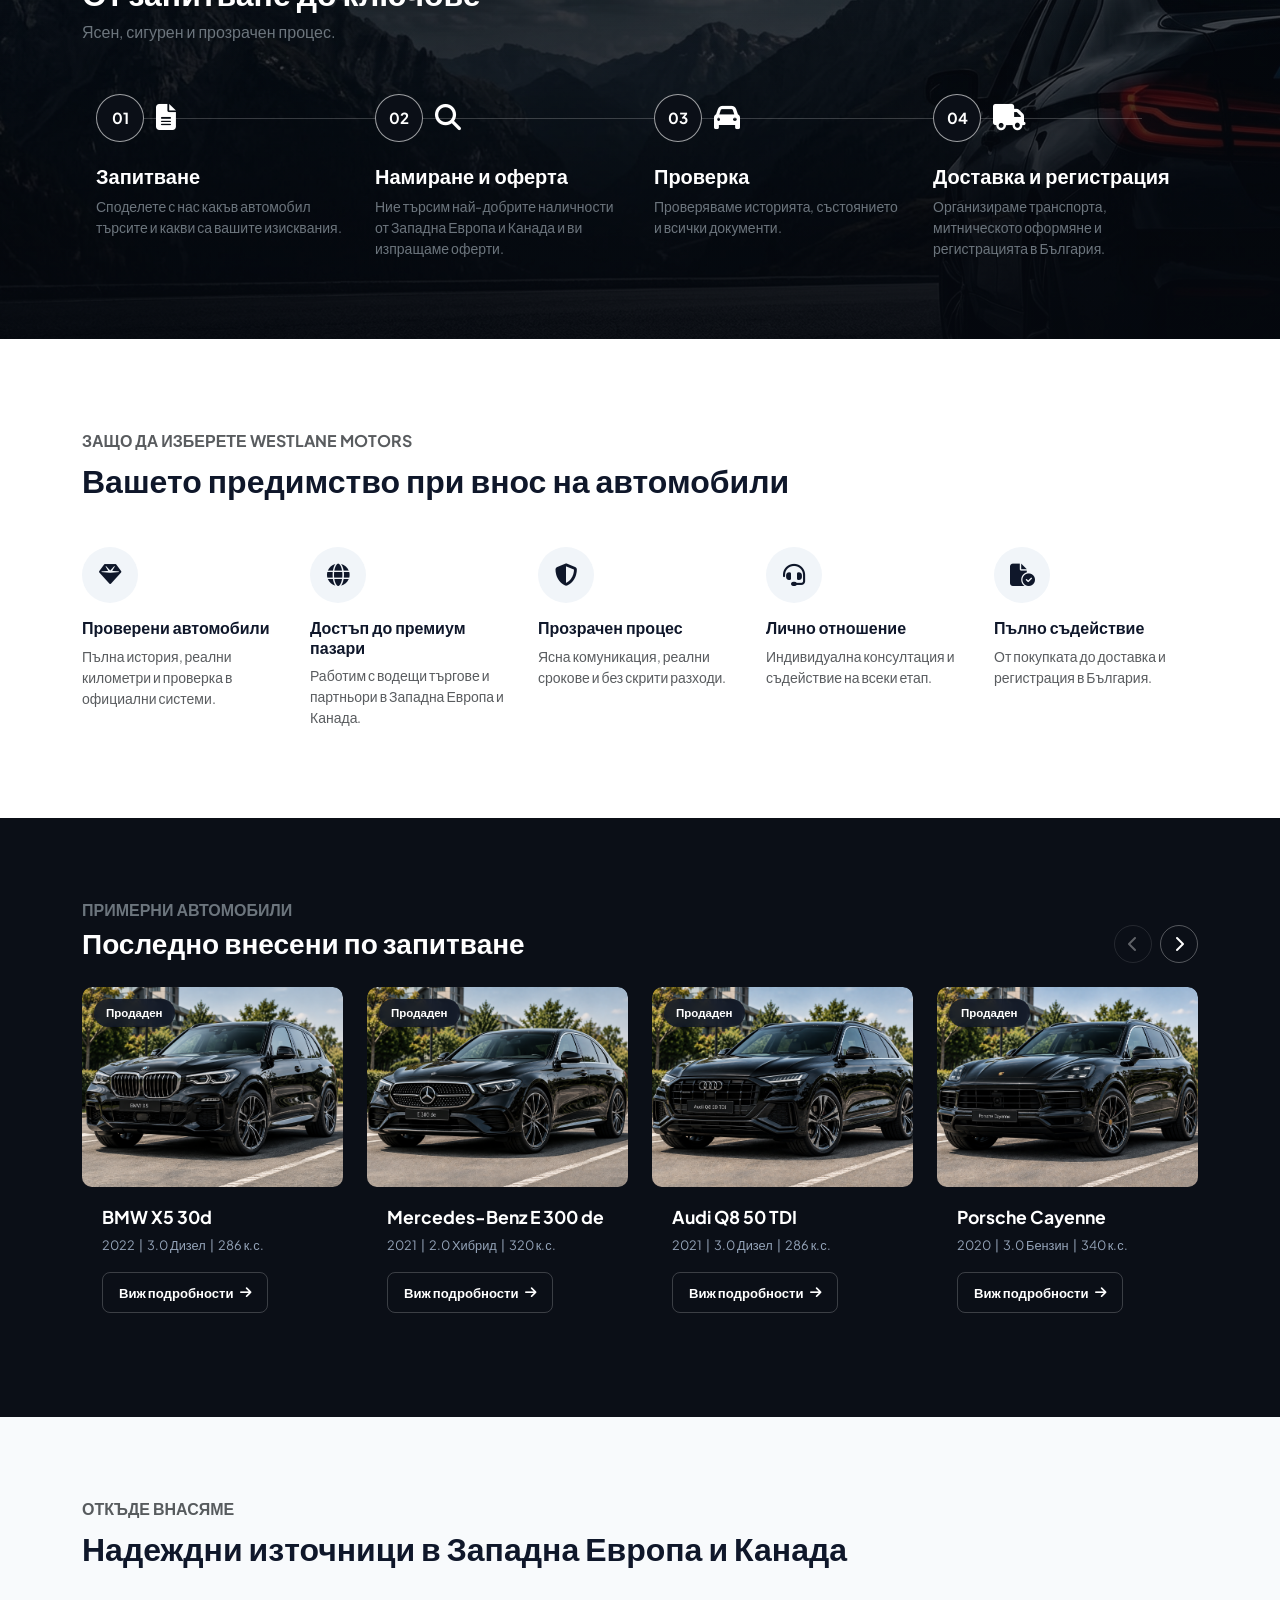
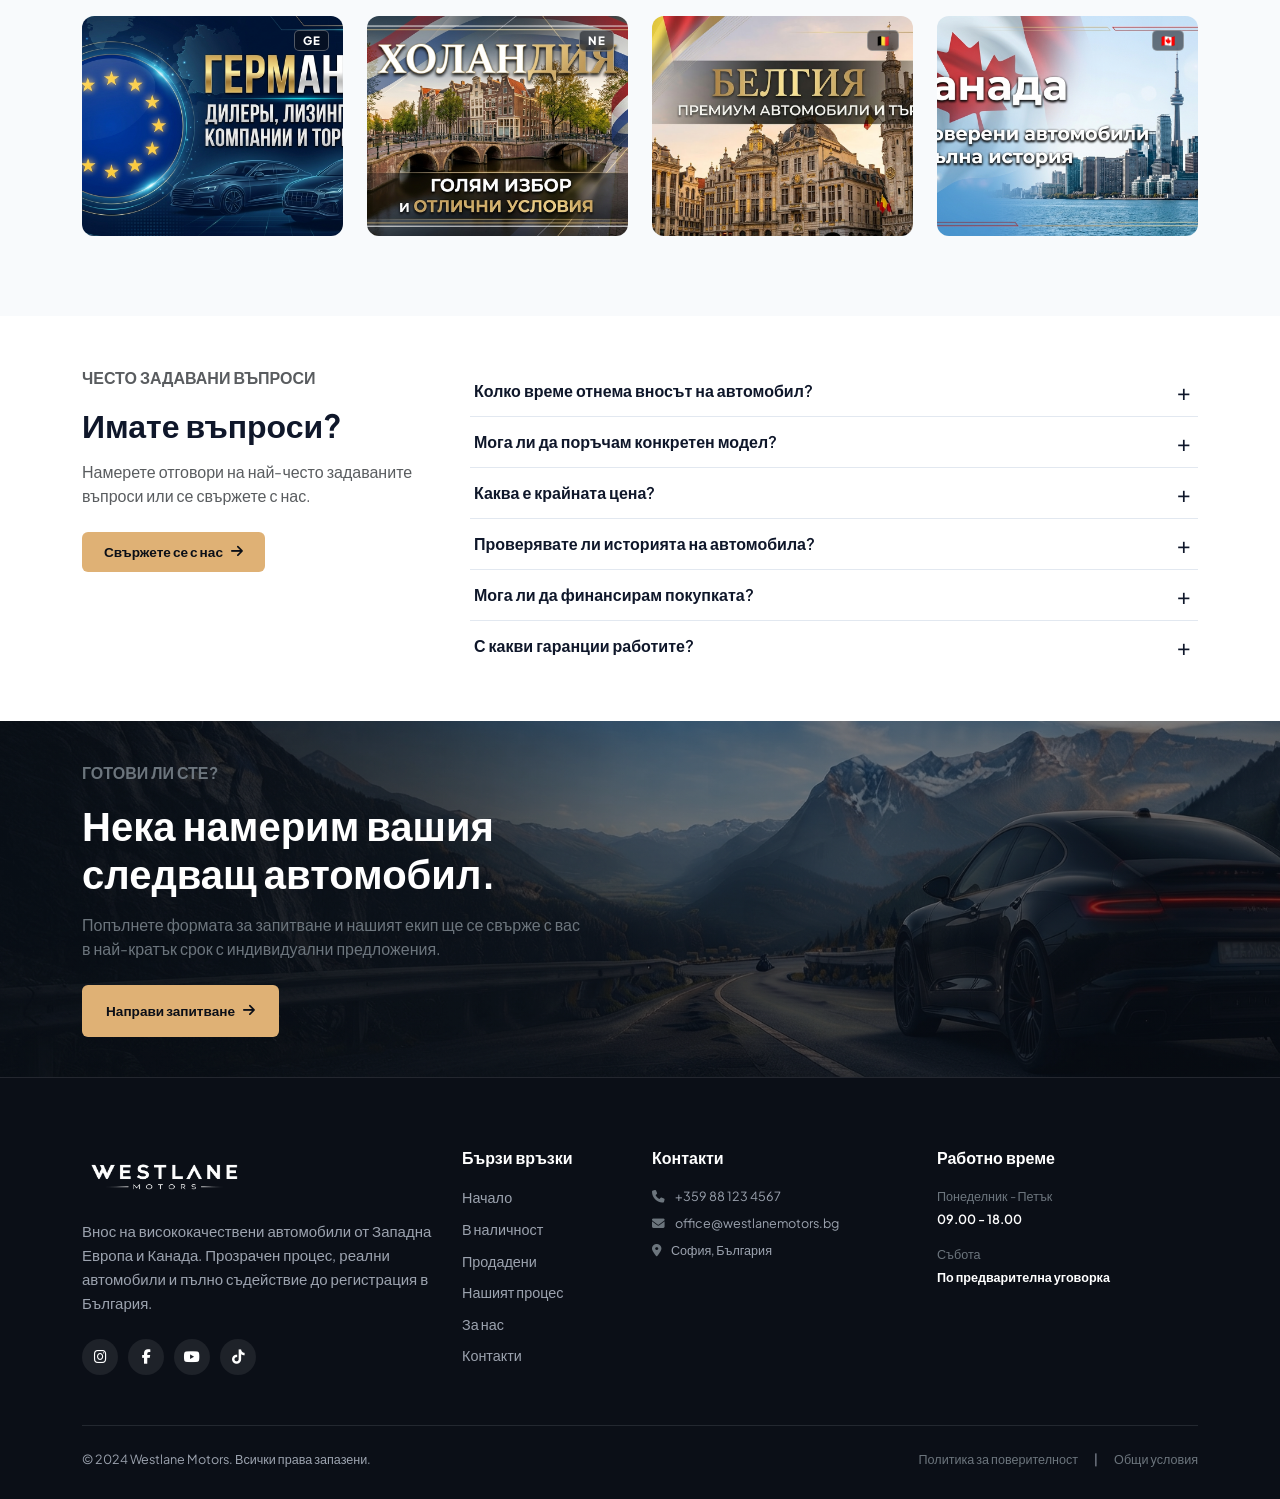
<file: inquiry.html>
<!DOCTYPE html>
<html lang="bg">
<head>
    <meta charset="UTF-8">
    <meta name="viewport" content="width=device-width, initial-scale=1.0">
    <title>Направи запитване - Westlane Motors</title>
    <!-- Bootstrap 5 CSS -->
    <link href="https://cdn.jsdelivr.net/npm/bootstrap@5.3.2/dist/css/bootstrap.min.css" rel="stylesheet">
    <!-- FontAwesome Icons -->
    <link rel="stylesheet" href="https://cdnjs.cloudflare.com/ajax/libs/font-awesome/6.4.2/css/all.min.css">
    <!-- Google Fonts -->
    <link href="https://fonts.googleapis.com/css2?family=Plus+Jakarta+Sans:wght@300;400;500;600;700;800&display=swap" rel="stylesheet">
    <!-- Shared Site Styles -->
    <link rel="stylesheet" href="style.css">
    <style>
        :root {
            --primary-gold: #dfb175;
            --primary-gold-hover: #c99b60;
            --dark-bg: #0b0f17;
            --card-dark: #121824;
            --text-dark: #0f172a;
            --text-muted: #64748b;
            --border-color: #e2e8f0;
            --body-bg: #f8fafc;
        }

        body {
            font-family: 'Plus Jakarta Sans', sans-serif;
            background-color: var(--body-bg);
            color: var(--text-dark);
            overflow-x: hidden;
        }

        .btn-gold {
            background-color: var(--primary-gold);
            color: #0b0f17;
            font-weight: 700;
            font-size: 0.85rem;
            padding: 10px 22px;
            border-radius: 6px;
            border: none;
            transition: all 0.3s ease;
            text-decoration: none;
            display: inline-flex;
            align-items: center;
            gap: 8px;
        }

        .btn-gold:hover {
            background-color: var(--primary-gold-hover);
            color: #0b0f17;
            transform: translateY(-2px);
        }

        /* Hero Header (uses shared .hero-title / .hero-pillars-row classes from style.css) */
        .hero-section {
            background:
                linear-gradient(100deg, rgba(11, 15, 23, 0.88) 0%, rgba(11, 15, 23, 0.6) 32%, rgba(11, 15, 23, 0.18) 58%, rgba(11, 15, 23, 0.08) 100%),
                linear-gradient(180deg, rgba(11, 15, 23, 0.2) 0%, rgba(11, 15, 23, 0.02) 30%, rgba(11, 15, 23, 0.25) 65%, rgba(11, 15, 23, 0.95) 100%),
                url('images/about-hero-image.jpg') center/cover no-repeat;
            padding: 150px 0 0 0;
            color: #ffffff;
        }

        .hero-desc {
            color: #d1d5db;
            font-size: 1.05rem;
            max-width: 550px;
            line-height: 1.7;
        }

        /* Form Wizard Section */
        .form-section { padding: 50px 0; }

        .wizard-card {
            background: #ffffff;
            border-radius: 16px;
            border: 1px solid var(--border-color);
            padding: 30px;
            box-shadow: 0 10px 30px rgba(0,0,0,0.03);
        }

        .step-indicators {
            display: flex;
            align-items: center;
            justify-content: center;
            flex-wrap: wrap;
            gap: 14px 30px;
            margin-bottom: 15px;
            border-bottom: 1px solid var(--border-color);
            padding-bottom: 20px;
        }
        @media (max-width: 575.98px) {
            .step-indicators {
                gap: 10px 16px;
                font-size: 0.8rem;
            }
        }

        .step-item {
            display: flex;
            align-items: center;
            gap: 8px;
            font-size: 0.85rem;
            font-weight: 600;
            color: var(--text-muted);
        }

        .step-item.active { color: var(--text-dark); }

        .step-num {
            width: 26px;
            height: 26px;
            border-radius: 50%;
            background: #e2e8f0;
            color: #64748b;
            display: flex;
            align-items: center;
            justify-content: center;
            font-size: 0.8rem;
            font-weight: 700;
        }

        .step-item.active .step-num {
            background: var(--text-dark);
            color: #ffffff;
        }

        .form-label {
            font-size: 0.8rem;
            font-weight: 700;
            color: var(--text-dark);
            margin-bottom: 3px;
        }

        .form-control, .form-select {
            padding: 10px 14px;
            font-size: 0.85rem;
            border-radius: 8px;
            border: 1px solid #cbd5e1;
            background-color: #f8fafc;
        }

        .form-control:focus, .form-select:focus {
            background-color: #ffffff;
            border-color: var(--primary-gold);
            box-shadow: 0 0 0 3px rgba(223, 177, 117, 0.2);
        }

        /* Dark Process Grid */
        .dark-process-section {
            background: linear-gradient(rgba(5, 8, 14, 0.55), rgba(5, 8, 14, 0.9)),
                        url('images/home-bg-image-3.jpg') center/cover no-repeat;
            color: #ffffff;
            padding: 80px 0;
        }

        .process-timeline {
            position: relative;
            display: flex;
            margin-top: 50px;
        }

        .process-timeline::before {
            content: '';
            position: absolute;
            top: 24px;
            left: 5%;
            right: 5%;
            height: 1px;
            background-color: rgba(255, 255, 255, 0.2);
            z-index: 1;
        }

        .process-step {
            position: relative;
            z-index: 2;
            flex: 1;
            padding: 0 14px;
        }

        .process-step-badges {
            display: flex;
            align-items: center;
            gap: 12px;
            margin-bottom: 22px;
        }

        .process-step-circle {
            width: 48px;
            height: 48px;
            border-radius: 50%;
            border: 1px solid rgba(255, 255, 255, 0.6);
            background-color: var(--dark-bg);
            color: #ffffff;
            font-weight: 700;
            font-size: 0.95rem;
            display: flex;
            align-items: center;
            justify-content: center;
            flex-shrink: 0;
        }

        .process-step-icon {
            font-size: 26px;
            color: #ffffff;
        }

        /* Features Section */
        .features-section { padding: 80px 0; background-color: #ffffff; }

        .benefit-icon-circle {
            width: 56px;
            height: 56px;
            border-radius: 50%;
            background-color: #f1f5f9;
            display: flex;
            align-items: center;
            justify-content: center;
            margin-bottom: 15px;
        }
        .benefit-icon-circle .benefit-icon {
            margin-bottom: 0;
            font-size: 1.4rem;
        }

        .feature-item-icon {
            font-size: 1.5rem;
            color: var(--text-dark);
            margin-bottom: 15px;
        }

        /* Recent Deliveries Dark */
        .recent-section {
            background-color: #0b0f17;
            color: #ffffff;
            padding: 80px 0;
        }

        .car-dark-card {
            background-color: #121824;
            border-radius: 12px;
            border: 1px solid rgba(255, 255, 255, 0.08);
            overflow: hidden;
        }

        .car-dark-card img {
            width: 100%;
            height: 180px;
            object-fit: cover;
        }

        .car-dark-body { padding: 18px; }

        /* Country Cards */
        .countries-section { padding: 80px 0; }

        .country-card {
            position: relative;
            border-radius: 12px;
            overflow: hidden;
            height: 220px;
            color: #ffffff;
            display: flex;
            align-items: flex-end;
            padding: 20px;
            text-decoration: none;
        }

        .country-card img {
            position: absolute;
            top: 0; left: 0; width: 100%; height: 100%;
            object-fit: cover;
            z-index: 1;
            transition: all 0.4s ease;
        }

       


        .country-flag-badge {
            position: absolute;
            top: 14px;
            right: 14px;
            z-index: 3;
            font-size: 0.72rem;
            font-weight: 800;
            letter-spacing: 0.5px;
            color: #ffffff;
            background: rgba(11, 15, 23, 0.55);
            backdrop-filter: blur(4px);
            border: 1px solid rgba(255, 255, 255, 0.3);
            border-radius: 5px;
            padding: 4px 8px;
            line-height: 1;
        }

      

        /* Recent Cars Section (reuses shared .car-card/.car-img-wrap/.car-title/.car-meta from style.css) */
        .recent-cars-section { padding: 80px 0; background-color: var(--dark-bg); }
        .recent-cars-section .car-card { background-color: transparent; border: none; }
        .recent-cars-section .car-img-wrap { border: none; }
        .recent-cars-section .car-title { color: #ffffff; }
        .recent-cars-section .car-meta { color: #94a3b8; }
        .recent-cars-section .view-details-link { color: #ffffff; border-color: rgba(255,255,255,0.2); }
        .recent-cars-section .view-details-link:hover { color: var(--dark-bg); background-color: #ffffff; border-color: #ffffff; }
        .recent-cars-section .nav-arrow-btn { background: transparent; border-color: rgba(255,255,255,0.3); color: #ffffff; }
        .recent-cars-section .nav-arrow-btn:hover { background: #ffffff; color: var(--dark-bg); border-color: #ffffff; }
        .recent-cars-section .nav-arrow-btn.disabled { opacity: 0.35; pointer-events: none; }

        /* Slider track */
        .recent-cars-track {
            display: flex;
            gap: 1.5rem;
            overflow-x: auto;
            scroll-snap-type: x mandatory;
            scroll-behavior: smooth;
            padding-bottom: 4px;
            -ms-overflow-style: none;
            scrollbar-width: none;
        }
        .recent-cars-track::-webkit-scrollbar { display: none; }
        .recent-car-slide {
            flex: 0 0 calc(25% - 1.125rem);
            scroll-snap-align: start;
        }
        @media (max-width: 991px) {
            .recent-car-slide { flex-basis: calc(50% - 0.75rem); }
        }
        @media (max-width: 575px) {
            .recent-car-slide { flex-basis: 85%; }
        }
        .recent-car-badge {
            position: absolute;
            top: 12px;
            left: 12px;
            background: rgba(17, 24, 39, 0.85);
            backdrop-filter: blur(4px);
            color: #ffffff;
            font-size: 0.72rem;
            font-weight: 700;
            padding: 5px 12px;
            border-radius: 20px;
            z-index: 2;
        }

        .nav-arrow-btn {
            width: 38px;
            height: 38px;
            border-radius: 50%;
            border: 1px solid var(--border-color);
            background: #ffffff;
            color: var(--text-dark);
            display: inline-flex;
            align-items: center;
            justify-content: center;
            transition: all 0.2s ease;
        }
        .nav-arrow-btn:hover {
            background: var(--text-dark);
            color: #ffffff;
            border-color: var(--text-dark);
        }

        .view-details-link {
            font-size: 0.82rem;
            font-weight: 700;
            color: var(--text-dark);
            text-decoration: none;
            display: inline-flex;
            align-items: center;
            justify-content: center;
            gap: 6px;
            border: 1px solid var(--border-color);
            border-radius: 8px;
            padding: 10px 16px;
            transition: all 0.2s ease;
        }
        .view-details-link:hover {
            color: #ffffff;
            background-color: var(--text-dark);
            border-color: var(--text-dark);
        }

        /* Final CTA Section */
        .final-cta-section {
            background: linear-gradient(rgba(11, 15, 23, 0.55), rgba(11, 15, 23, 0.55)),
                        url('images/inquiry-cta-image.jpg') center/cover no-repeat;
            padding: 40px 0;
            color: #ffffff;
        }

    </style>
</head>
<body>

    <!-- Navigation Header -->
    <nav class="navbar navbar-expand-lg">
        <div class="container">
            <a class="navbar-brand d-flex align-items-center gap-2" href="index.html">
                <img src="images/Logo-white.png" alt="Westlane Motors">
            </a>

            <button class="navbar-toggler navbar-dark" type="button" data-bs-toggle="collapse" data-bs-target="#navbarNav">
                <i class="fa-solid fa-bars toggler-bars"></i><i class="fa-solid fa-xmark toggler-close"></i>
            </button>

            <div class="collapse navbar-collapse" id="navbarNav">
                <ul class="navbar-nav mx-auto">
                    <li class="nav-item"><a class="nav-link" href="index.html">Начало</a></li>
                    <li class="nav-item"><a class="nav-link" href="in-stock.html">В наличност</a></li>
                    <li class="nav-item"><a class="nav-link" href="sold-cars.html">Продадени</a></li>
                    <li class="nav-item"><a class="nav-link" href="process.html">Нашият процес</a></li>
                    <li class="nav-item"><a class="nav-link" href="about.html">За нас</a></li>
                    <li class="nav-item"><a class="nav-link" href="contact.html">Контакти</a></li>
                </ul>
                <a href="inquiry.html" class="btn btn-gold d-block d-lg-inline-block mt-3 mt-lg-0">Направи запитване &rarr;</a>
            </div>
        </div>
    </nav>

    <!-- Hero Section -->
    <section class="hero-section">
        <div class="container">
            <span class="section-subtitle-gold">НАПРАВИ ЗАПИТВАНЕ</span>
            <h1 class="hero-title">Намери своя автомобил<br>от Западна Европа<br><span class="text-gold-accent">и Канада.</span></h1>
            <p class="hero-desc">Споделете с нас какъв автомобил търсите и ние ще ти предложим най-добрите наличности от доверени източници в Западна Европа и Канада.</p>

            <div class="row g-3 hero-pillars-row">
                <div class="col-6 col-lg-3">
                    <div class="hero-pillar-item">
                        <div class="hero-pillar-icon"><i class="fa-solid fa-magnifying-glass"></i></div>
                        <p class="hero-pillar-text">Достъп до най-добри пазари и търгове</p>
                    </div>
                </div>
                <div class="col-6 col-lg-3">
                    <div class="hero-pillar-item pillar-divider ps-lg-4">
                        <div class="hero-pillar-icon"><i class="fa-solid fa-shield-halved"></i></div>
                        <p class="hero-pillar-text">Проверени автомобили с пълна история</p>
                    </div>
                </div>
                <div class="col-6 col-lg-3">
                    <div class="hero-pillar-item pillar-divider ps-lg-4">
                        <div class="hero-pillar-icon"><i class="fa-solid fa-headset"></i></div>
                        <p class="hero-pillar-text">Индивидуален подход и експертна консултация</p>
                    </div>
                </div>
                <div class="col-6 col-lg-3">
                    <div class="hero-pillar-item pillar-divider ps-lg-4">
                        <div class="hero-pillar-icon"><i class="fa-solid fa-truck"></i></div>
                        <p class="hero-pillar-text">Пълно съдействие до доставка и регистрация</p>
                    </div>
                </div>
            </div>
        </div>
    </section>
    <!-- Form Wizard Section -->
    <section class="form-section">
        <div class="container">
            <div class="row g-4 align-items-start">
                <div class="col-lg-5">
                    <span class="text-uppercase text-muted fw-bold fs-12">ФОРМА ЗА ЗАПИТВАНЕ</span>
                    <h2 class="fw-bold my-2 fs-1" style="max-width:400px">Разкажи ни какъв автомобил търсиш</h2>
                    <p class="text-muted fs-6 mb-4" style="max-width:400px">Попълни формата и ние ще ти изпратим персонализирани предложения, включително реални наличности от Западна Европа и Канада, цени, срокове и всички детайли.</p>
                    <img src="images/inquiry-1-img.jpg" class="img-fluid rounded-4 shadow-sm" alt="Westlane Motors">
                </div>

                <div class="col-lg-7">
                    <div class="wizard-card">
                        <!-- Step Indicators -->
                        <div class="step-indicators">
                            <div class="step-item active">
                                <div class="step-num">1</div> Автомобил
                            </div>
                            <div class="step-item">
                                <div class="step-num">2</div> Предпочитания
                            </div>
                            <div class="step-item">
                                <div class="step-num">3</div> Вашите данни
                            </div>
                        </div>

                        <!-- Form Steps -->
                        <form>
                            <div class="row g-3">
                                <div class="col-md-6">
                                    <label class="form-label">Марка *</label>
                                    <select class="form-select">
                                        <option selected>Избери марка</option>
                                        <option>BMW</option>
                                        <option>Mercedes-Benz</option>
                                        <option>Audi</option>
                                        <option>Porsche</option>
                                    </select>
                                </div>

                                <div class="col-md-6">
                                    <label class="form-label">Модел *</label>
                                    <select class="form-select">
                                        <option selected>Избери модел</option>
                                        <option>X5</option>
                                        <option>GLE</option>
                                        <option>Q8</option>
                                        <option>Cayenne</option>
                                    </select>
                                </div>

                                <div class="col-md-6">
                                    <label class="form-label">Година от</label>
                                    <select class="form-select"><option selected>Избери година</option><option>2022</option><option>2021</option></select>
                                </div>

                                <div class="col-md-6">
                                    <label class="form-label">Година до</label>
                                    <select class="form-select"><option selected>Избери година</option><option>2024</option><option>2023</option></select>
                                </div>

                                <div class="col-md-6">
                                    <label class="form-label">Бюджет (EUR)</label>
                                    <select class="form-select"><option selected>Напр. 30 000</option><option>€30,000 - €50,000</option><option>€50,000 - €80,000</option></select>
                                </div>

                                <div class="col-md-6">
                                    <label class="form-label">Двигател</label>
                                    <select class="form-select"><option selected>Избери двигател</option><option>Дизел</option><option>Бензин</option><option>Хибрид</option></select>
                                </div>

                                <div class="col-md-6">
                                    <label class="form-label">Скоростна кутия</label>
                                    <select class="form-select"><option selected>Избери</option><option>Автоматик</option><option>Ръчна</option></select>
                                </div>

                                <div class="col-md-6">
                                    <label class="form-label">Тип</label>
                                    <select class="form-select"><option selected>Избери тип</option><option>SUV</option><option>Седан</option><option>Комби</option></select>
                                </div>

                                <div class="col-md-6">
                                    <label class="form-label">Задвижване</label>
                                    <select class="form-select"><option selected>Избери</option><option>xDrive / 4x4</option><option>Задно</option></select>
                                </div>

                                <div class="col-md-6">
                                    <label class="form-label">Локация на внос</label>
                                    <select class="form-select"><option selected>Западна Европа / Канада</option><option>Германия</option><option>Канада</option></select>
                                </div>

                                <div class="col-12">
                                    <label class="form-label">Допълнителни изисквания</label>
                                    <textarea class="form-control" rows="3" placeholder="Опишете желан цвят, оборудване, километраж, конкретен модел, какво е важно за вас..."></textarea>
                                </div>

                                <div class="col-12 mt-4 text-end">
                                    <button type="button" class="btn btn-gold w-100 py-3 fs-6">Продължи <i class="fa-solid fa-arrow-right"></i></button>
                                </div>
                            </div>
                        </form>
                    </div>
                </div>
            </div>
        </div>
    </section>

    <!-- Dark Process Grid -->
    <section class="dark-process-section">
        <div class="container">
            <span class="text-uppercase text-secondary fw-bold fs-12">КАК РАБОТИМ</span>
            <h2 class="fw-bold my-2 fs-2 text-white">От запитване до ключове</h2>
            <p class="text-secondary mb-5">Ясен, сигурен и прозрачен процес.</p>

            <div class="process-timeline d-none d-lg-flex">
                <div class="process-step">
                    <div class="process-step-badges">
                        <div class="process-step-circle">01</div>
                        <i class="fa-solid fa-file-lines process-step-icon"></i>
                    </div>
                    <h5 class="fw-bold text-white mb-2">Запитване</h5>
                    <p class="text-secondary small mb-0">Споделете с нас какъв автомобил търсите и какви са вашите изисквания.</p>
                </div>
                <div class="process-step">
                    <div class="process-step-badges">
                        <div class="process-step-circle">02</div>
                        <i class="fa-solid fa-magnifying-glass process-step-icon"></i>
                    </div>
                    <h5 class="fw-bold text-white mb-2">Намиране и оферта</h5>
                    <p class="text-secondary small mb-0">Ние търсим най-добрите наличности от Западна Европа и Канада и ви изпращаме оферти.</p>
                </div>
                <div class="process-step">
                    <div class="process-step-badges">
                        <div class="process-step-circle">03</div>
                        <i class="fa-solid fa-car process-step-icon"></i>
                    </div>
                    <h5 class="fw-bold text-white mb-2">Проверка</h5>
                    <p class="text-secondary small mb-0">Проверяваме историята, състоянието и всички документи.</p>
                </div>
                <div class="process-step">
                    <div class="process-step-badges">
                        <div class="process-step-circle">04</div>
                        <i class="fa-solid fa-truck process-step-icon"></i>
                    </div>
                    <h5 class="fw-bold text-white mb-2">Доставка и регистрация</h5>
                    <p class="text-secondary small mb-0">Организираме транспорта, митническото оформяне и регистрацията в България.</p>
                </div>
            </div>

            <!-- Mobile stacked fallback -->
            <div class="row g-4 d-lg-none">
                <div class="col-md-6">
                    <div class="process-step-badges">
                        <div class="process-step-circle">01</div>
                        <i class="fa-solid fa-file-lines process-step-icon"></i>
                    </div>
                    <h5 class="fw-bold text-white mb-2">Запитване</h5>
                    <p class="text-secondary small mb-0">Споделете с нас какъв автомобил търсите и какви са вашите изисквания.</p>
                </div>
                <div class="col-md-6">
                    <div class="process-step-badges">
                        <div class="process-step-circle">02</div>
                        <i class="fa-solid fa-magnifying-glass process-step-icon"></i>
                    </div>
                    <h5 class="fw-bold text-white mb-2">Намиране и оферта</h5>
                    <p class="text-secondary small mb-0">Ние търсим най-добрите наличности от Западна Европа и Канада и ви изпращаме оферти.</p>
                </div>
                <div class="col-md-6">
                    <div class="process-step-badges">
                        <div class="process-step-circle">03</div>
                        <i class="fa-solid fa-car process-step-icon"></i>
                    </div>
                    <h5 class="fw-bold text-white mb-2">Проверка</h5>
                    <p class="text-secondary small mb-0">Проверяваме историята, състоянието и всички документи.</p>
                </div>
                <div class="col-md-6">
                    <div class="process-step-badges">
                        <div class="process-step-circle">04</div>
                        <i class="fa-solid fa-truck process-step-icon"></i>
                    </div>
                    <h5 class="fw-bold text-white mb-2">Доставка и регистрация</h5>
                    <p class="text-secondary small mb-0">Организираме транспорта, митническото оформяне и регистрацията в България.</p>
                </div>
            </div>
        </div>
    </section>

    <!-- Benefits Section -->
    <section class="benefits-section">
        <div class="container">
            <span class="text-uppercase text-muted fw-bold fs-12">ЗАЩО ДА ИЗБЕРЕТЕ WESTLANE MOTORS</span>
            <h2 class="fw-bold my-2 fs-2 mb-5">Вашето предимство при внос на автомобили</h2>

            <div class="row g-4 row-cols-2 row-cols-md-3 row-cols-lg-5">
                <div class="col">
                    <div class="benefit-item">
                        <div class="benefit-icon-circle"><i class="fa-solid fa-gem benefit-icon"></i></div>
                        <h5 class="fw-bold fs-6">Проверени автомобили</h5>
                        <p class="text-muted small mb-0">Пълна история, реални километри и проверка в официални системи.</p>
                    </div>
                </div>
                <div class="col">
                    <div class="benefit-item">
                        <div class="benefit-icon-circle"><i class="fa-solid fa-globe benefit-icon"></i></div>
                        <h5 class="fw-bold fs-6">Достъп до премиум пазари</h5>
                        <p class="text-muted small mb-0">Работим с водещи търгове и партньори в Западна Европа и Канада.</p>
                    </div>
                </div>
                <div class="col">
                    <div class="benefit-item">
                        <div class="benefit-icon-circle"><i class="fa-solid fa-shield-halved benefit-icon"></i></div>
                        <h5 class="fw-bold fs-6">Прозрачен процес</h5>
                        <p class="text-muted small mb-0">Ясна комуникация, реални срокове и без скрити разходи.</p>
                    </div>
                </div>
                <div class="col">
                    <div class="benefit-item">
                        <div class="benefit-icon-circle"><i class="fa-solid fa-headset benefit-icon"></i></div>
                        <h5 class="fw-bold fs-6">Лично отношение</h5>
                        <p class="text-muted small mb-0">Индивидуална консултация и съдействие на всеки етап.</p>
                    </div>
                </div>
                <div class="col">
                    <div class="benefit-item">
                        <div class="benefit-icon-circle"><i class="fa-solid fa-file-circle-check benefit-icon"></i></div>
                        <h5 class="fw-bold fs-6">Пълно съдействие</h5>
                        <p class="text-muted small mb-0">От покупката до доставка и регистрация в България.</p>
                    </div>
                </div>
            </div>
        </div>
    </section>

    <!-- Recently Added Cars Section -->
    <section class="recent-cars-section">
        <div class="container">
            <div class="d-flex justify-content-between align-items-end mb-4">
                <div>
                    <span class="text-uppercase text-secondary fw-bold fs-12">ПРИМЕРНИ АВТОМОБИЛИ</span>
                    <h2 class="fw-bold my-1 fs-3 text-white">Последно внесени по запитване</h2>
                </div>
                <div class="d-flex gap-2">
                    <button type="button" class="nav-arrow-btn" id="recentCarsPrev" aria-label="Предишен"><i class="fa-solid fa-chevron-left"></i></button>
                    <button type="button" class="nav-arrow-btn" id="recentCarsNext" aria-label="Следващ"><i class="fa-solid fa-chevron-right"></i></button>
                </div>
            </div>

            <div class="recent-cars-track" id="recentCarsTrack">
                <div class="recent-car-slide">
                    <div class="car-card">
                        <div class="car-img-wrap">
                            <span class="recent-car-badge">Продаден</span>
                            <img src="images/fleet-1-bmw.png" alt="BMW X5">
                        </div>
                        <div class="car-body">
                            <h5 class="car-title">BMW X5 30d</h5>
                            <p class="car-meta mb-2">2022 &nbsp;|&nbsp; 3.0 Дизел &nbsp;|&nbsp; 286 к.с.</p>
                            <a href="in-stock.html" class="view-details-link mt-2">Виж подробности <i class="fa-solid fa-arrow-right"></i></a>
                        </div>
                    </div>
                </div>
                <div class="recent-car-slide">
                    <div class="car-card">
                        <div class="car-img-wrap">
                            <span class="recent-car-badge">Продаден</span>
                            <img src="images/fleet-2-Mercedes.png" alt="Mercedes-Benz E 300 de">
                        </div>
                        <div class="car-body">
                            <h5 class="car-title">Mercedes-Benz E 300 de</h5>
                            <p class="car-meta mb-2">2021 &nbsp;|&nbsp; 2.0 Хибрид &nbsp;|&nbsp; 320 к.с.</p>
                            <a href="in-stock.html" class="view-details-link mt-2">Виж подробности <i class="fa-solid fa-arrow-right"></i></a>
                        </div>
                    </div>
                </div>
                <div class="recent-car-slide">
                    <div class="car-card">
                        <div class="car-img-wrap">
                            <span class="recent-car-badge">Продаден</span>
                            <img src="images/fleet-3-Audi.png" alt="Audi Q8">
                        </div>
                        <div class="car-body">
                            <h5 class="car-title">Audi Q8 50 TDI</h5>
                            <p class="car-meta mb-2">2021 &nbsp;|&nbsp; 3.0 Дизел &nbsp;|&nbsp; 286 к.с.</p>
                            <a href="in-stock.html" class="view-details-link mt-2">Виж подробности <i class="fa-solid fa-arrow-right"></i></a>
                        </div>
                    </div>
                </div>
                <div class="recent-car-slide">
                    <div class="car-card">
                        <div class="car-img-wrap">
                            <span class="recent-car-badge">Продаден</span>
                            <img src="images/fleet-4-Porsche.png" alt="Porsche Cayenne">
                        </div>
                        <div class="car-body">
                            <h5 class="car-title">Porsche Cayenne</h5>
                            <p class="car-meta mb-2">2020 &nbsp;|&nbsp; 3.0 Бензин &nbsp;|&nbsp; 340 к.с.</p>
                            <a href="in-stock.html" class="view-details-link mt-2">Виж подробности <i class="fa-solid fa-arrow-right"></i></a>
                        </div>
                    </div>
                </div>
                <div class="recent-car-slide">
                    <div class="car-card">
                        <div class="car-img-wrap">
                            <span class="recent-car-badge">Продаден</span>
                            <img src="images/fleet-8.png" alt="Land Rover Range Rover">
                        </div>
                        <div class="car-body">
                            <h5 class="car-title">Land Rover Range Rover</h5>
                            <p class="car-meta mb-2">2019 &nbsp;|&nbsp; 3.0 Дизел &nbsp;|&nbsp; 275 к.с.</p>
                            <a href="in-stock.html" class="view-details-link mt-2">Виж подробности <i class="fa-solid fa-arrow-right"></i></a>
                        </div>
                    </div>
                </div>
            </div>
        </div>
    </section>

    <!-- Countries Section -->
    <section class="countries-section">
        <div class="container">
            <span class="text-uppercase text-muted fw-bold fs-12">ОТКЪДЕ ВНАСЯМЕ</span>
            <h2 class="fw-bold my-2 fs-2 mb-5">Надеждни източници в Западна Европа и Канада</h2>

            <div class="row g-4">
                <div class="col-lg-3 col-md-6">
                    <div class="country-card">
                        <img src="images/flag-1.jpg" alt="Белгия">
                        <span class="country-flag-badge">GE</span>

                    </div>
                </div>
                <div class="col-lg-3 col-md-6">
                    <div class="country-card">
                        <img src="images/flag-2.jpg" alt="Холандия">
                        <span class="country-flag-badge">NE</span>

                    </div>
                </div>
                <div class="col-lg-3 col-md-6">
                    <div class="country-card">
                        <img src="images/flag-3.jpg" alt="Белгия">
                        <span class="country-flag-badge">🇧🇪</span>
                       
                    </div>
                </div>
                <div class="col-lg-3 col-md-6">
                    <div class="country-card">
                        <img src="images/flag-4.jpg" alt="Канада">
                        <span class="country-flag-badge">🇨🇦</span>
                       
                    </div>
                </div>
            </div>
        </div>
    </section>

    <!-- FAQ Section -->
    <section class="faq-section">
        <div class="container">
            <div class="row g-5">
                <div class="col-lg-4">
                    <span class="text-uppercase text-muted fw-bold fs-12">ЧЕСТО ЗАДАВАНИ ВЪПРОСИ</span>
                    <h2 class="fw-bold my-3 fs-2">Имате въпроси?</h2>
                    <p class="text-muted mb-4">Намерете отговори на най-често задаваните въпроси или се свържете с нас.</p>
                    <a href="contact.html" class="btn btn-gold">Свържете се с нас <i class="fa-solid fa-arrow-right"></i></a>
                </div>
                <div class="col-lg-8">
                    <div class="accordion" id="faqAccordion">
                        <div class="accordion-item">
                            <h2 class="accordion-header">
                                <button class="accordion-button collapsed" type="button" data-bs-toggle="collapse" data-bs-target="#iqfaq1">
                                    Колко време отнема вносът на автомобил?
                                </button>
                            </h2>
                            <div id="iqfaq1" class="accordion-collapse collapse" data-bs-parent="#faqAccordion">
                                <div class="accordion-body">
                                    Обикновено процесът по внос, проверка и доставка от Западна Европа отнема между 7 и 14 работни дни. За автомобили от Канада срокът е между 30 и 45 дни.
                                </div>
                            </div>
                        </div>
                        <div class="accordion-item">
                            <h2 class="accordion-header">
                                <button class="accordion-button collapsed" type="button" data-bs-toggle="collapse" data-bs-target="#iqfaq2">
                                    Мога ли да поръчам конкретен модел?
                                </button>
                            </h2>
                            <div id="iqfaq2" class="accordion-collapse collapse" data-bs-parent="#faqAccordion">
                                <div class="accordion-body">
                                    Да, предлагаме напълно персонализирано търсене според вашите конкретни изисквания за марка, модел, година, екстри, цвят и бюджет.
                                </div>
                            </div>
                        </div>
                        <div class="accordion-item">
                            <h2 class="accordion-header">
                                <button class="accordion-button collapsed" type="button" data-bs-toggle="collapse" data-bs-target="#iqfaq3">
                                    Каква е крайната цена?
                                </button>
                            </h2>
                            <div id="iqfaq3" class="accordion-collapse collapse" data-bs-parent="#faqAccordion">
                                <div class="accordion-body">
                                    Преди да стартираме процеса, ви предоставяме пълна калкулация без скрити такси – покупка, транспорт, митнически такси и нашия хонорар.
                                </div>
                            </div>
                        </div>
                        <div class="accordion-item">
                            <h2 class="accordion-header">
                                <button class="accordion-button collapsed" type="button" data-bs-toggle="collapse" data-bs-target="#iqfaq4">
                                    Проверявате ли историята на автомобила?
                                </button>
                            </h2>
                            <div id="iqfaq4" class="accordion-collapse collapse" data-bs-parent="#faqAccordion">
                                <div class="accordion-body">
                                    Всеки автомобил преминава през задължителна техническа и сервизна проверка, включително преглед на история за щети и реални километри.
                                </div>
                            </div>
                        </div>
                        <div class="accordion-item">
                            <h2 class="accordion-header">
                                <button class="accordion-button collapsed" type="button" data-bs-toggle="collapse" data-bs-target="#iqfaq5">
                                    Мога ли да финансирам покупката?
                                </button>
                            </h2>
                            <div id="iqfaq5" class="accordion-collapse collapse" data-bs-parent="#faqAccordion">
                                <div class="accordion-body">
                                    Да, работим с водещи лизингови компании и банки в България, за да ви предложим гъвкави условия за избрания автомобил.
                                </div>
                            </div>
                        </div>
                        <div class="accordion-item">
                            <h2 class="accordion-header">
                                <button class="accordion-button collapsed" type="button" data-bs-toggle="collapse" data-bs-target="#iqfaq6">
                                    С какви гаранции работите?
                                </button>
                            </h2>
                            <div id="iqfaq6" class="accordion-collapse collapse" data-bs-parent="#faqAccordion">
                                <div class="accordion-body">
                                    Работим с официални представителства и доказани партньори. Всеки автомобил пристига с прозрачна документация и гаранция за реален пробег.
                                </div>
                            </div>
                        </div>
                    </div>
                </div>
            </div>
        </div>
    </section>

    <!-- Final CTA Section -->
    <section class="final-cta-section">
        <div class="container">
            <span class="text-uppercase text-secondary fw-bold fs-12">ГОТОВИ ЛИ СТЕ?</span>
            <h2 class="fw-bold text-white my-3 fs-1">Нека намерим вашия<br>следващ автомобил.</h2>
            <p class="text-secondary mb-4" style="max-width:500px;">Попълнете формата за запитване и нашият екип ще се свърже с вас в най-кратък срок с индивидуални предложения.</p>
            <a href="#form" class="btn btn-gold py-3 px-4">Направи запитване <i class="fa-solid fa-arrow-right"></i></a>
        </div>
    </section>

    <!-- Footer -->
    <footer>
        <div class="container">
            <div class="row g-4 mb-5">
                <div class="col-lg-4">
                    <a class="navbar-brand d-inline-block mb-3" href="index.html">
                        <img src="images/Logo-white.png" alt="Westlane Motors" style="max-height:55px;">
                    </a>
                    <p class="mb-4" style="line-height:1.6;font-size: 15px; max-width: 368px;">
                        Внос на висококачествени автомобили от Западна Европа и Канада. Прозрачен процес, реални автомобили и пълно съдействие до регистрация в България.
                    </p>
                    <div class="footer-social-icons">
                        <a href="#" aria-label="Instagram"><i class="fa-brands fa-instagram"></i></a>
                        <a href="#" aria-label="Facebook"><i class="fa-brands fa-facebook-f"></i></a>
                        <a href="#" aria-label="YouTube"><i class="fa-brands fa-youtube"></i></a>
                        <a href="#" aria-label="TikTok"><i class="fa-brands fa-tiktok"></i></a>
                    </div>
                </div>

                <div class="col-6 col-lg-2">
                    <h6>Бързи връзки</h6>
                    <ul>
                        <li><a href="index.html">Начало</a></li>
                        <li><a href="in-stock.html">В наличност</a></li>
                        <li><a href="sold-cars.html">Продадени</a></li>
                        <li><a href="process.html">Нашият процес</a></li>
                        <li><a href="about.html">За нас</a></li>
                        <li><a href="contact.html">Контакти</a></li>
                    </ul>
                </div>

                <div class="col-6 col-lg-3">
                    <h6>Контакти</h6>
                    <ul class="small">
                        <li class="mb-2"><i class="fa-solid fa-phone me-2 text-secondary"></i> +359 88 123 4567</li>
                        <li class="mb-2"><i class="fa-solid fa-envelope me-2 text-secondary"></i> office@westlanemotors.bg</li>
                        <li class="mb-2"><i class="fa-solid fa-location-dot me-2 text-secondary"></i> София, България</li>
                    </ul>
                </div>

                <div class="col-lg-3">
                    <h6>Работно време</h6>
                    <p class="small text-secondary mb-1">Понеделник - Петък</p>
                    <p class="small text-white fw-semibold mb-3">09.00 - 18.00</p>
                    <p class="small text-secondary mb-1">Събота</p>
                    <p class="small text-white fw-semibold">По предварителна уговорка</p>
                </div>
            </div>

            <div class="pt-4 border-top border-secondary border-opacity-25 d-flex flex-column flex-md-row justify-content-between align-items-center gap-2 small">
                <div>© 2024 Westlane Motors. Всички права запазени.</div>
                <div class="d-flex gap-3">
                    <a href="#" class="text-secondary text-decoration-none">Политика за поверителност</a>
                    <span>|</span>
                    <a href="#" class="text-secondary text-decoration-none">Общи условия</a>
                </div>
            </div>
        </div>
    </footer>

    <!-- Bootstrap 5 JS -->
    <script src="https://cdn.jsdelivr.net/npm/bootstrap@5.3.2/dist/js/bootstrap.bundle.min.js"></script>

    <script>
        (function () {
            const track = document.getElementById('recentCarsTrack');
            const prevBtn = document.getElementById('recentCarsPrev');
            const nextBtn = document.getElementById('recentCarsNext');
            if (!track || !prevBtn || !nextBtn) return;

            function slideStep() {
                const slide = track.querySelector('.recent-car-slide');
                const gap = parseFloat(getComputedStyle(track).columnGap || getComputedStyle(track).gap || 0);
                return slide ? slide.getBoundingClientRect().width + gap : 300;
            }

            function updateArrows() {
                const maxScroll = track.scrollWidth - track.clientWidth - 2;
                prevBtn.classList.toggle('disabled', track.scrollLeft <= 2);
                nextBtn.classList.toggle('disabled', track.scrollLeft >= maxScroll);
            }

            prevBtn.addEventListener('click', () => track.scrollBy({ left: -slideStep(), behavior: 'smooth' }));
            nextBtn.addEventListener('click', () => track.scrollBy({ left: slideStep(), behavior: 'smooth' }));
            track.addEventListener('scroll', updateArrows);
            window.addEventListener('resize', updateArrows);
            updateArrows();
        })();
    </script>
    <script>
        (function () {
            var toggler = document.querySelector(".navbar-toggler");
            var collapseEl = document.getElementById("navbarNav");
            if (toggler && collapseEl) {
                collapseEl.addEventListener("shown.bs.collapse", function () { toggler.classList.add("is-open"); });
                collapseEl.addEventListener("hidden.bs.collapse", function () { toggler.classList.remove("is-open"); });
            }
        })();
    </script>
</body>
</html>
</file>
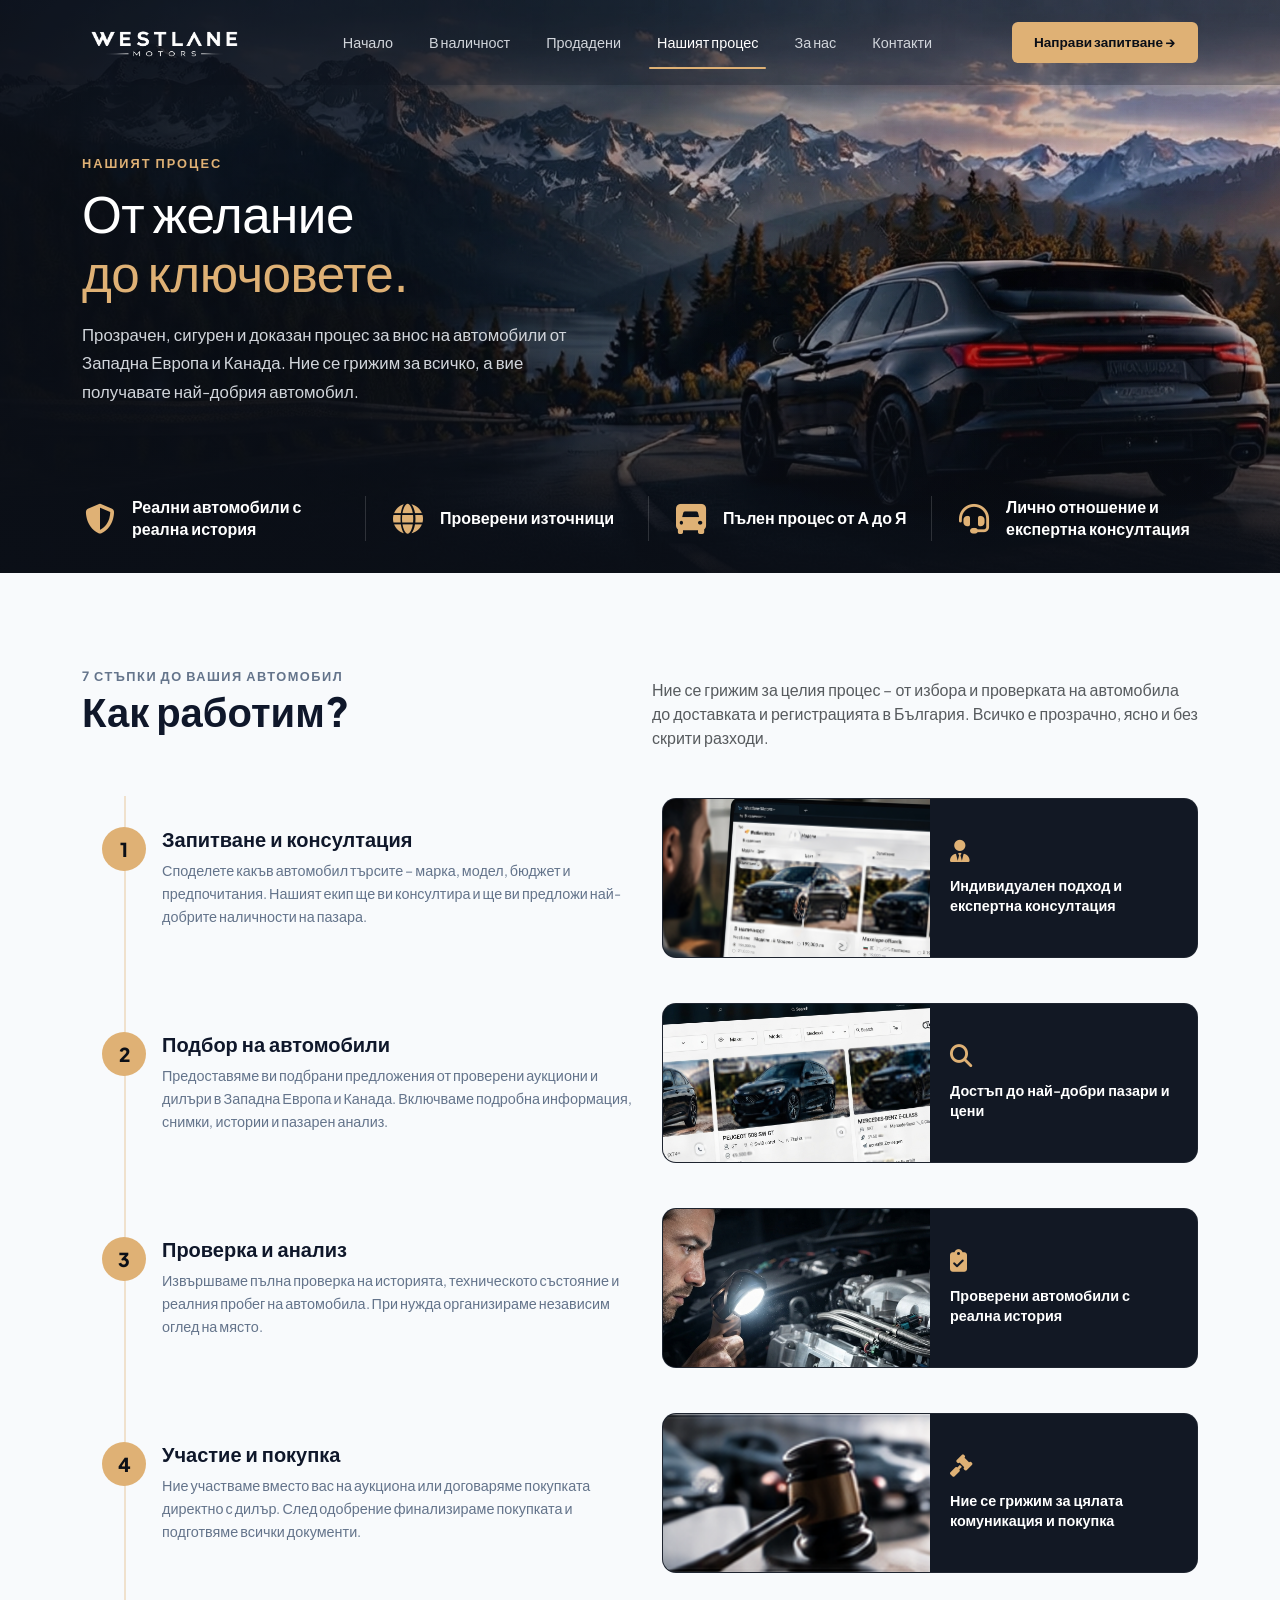
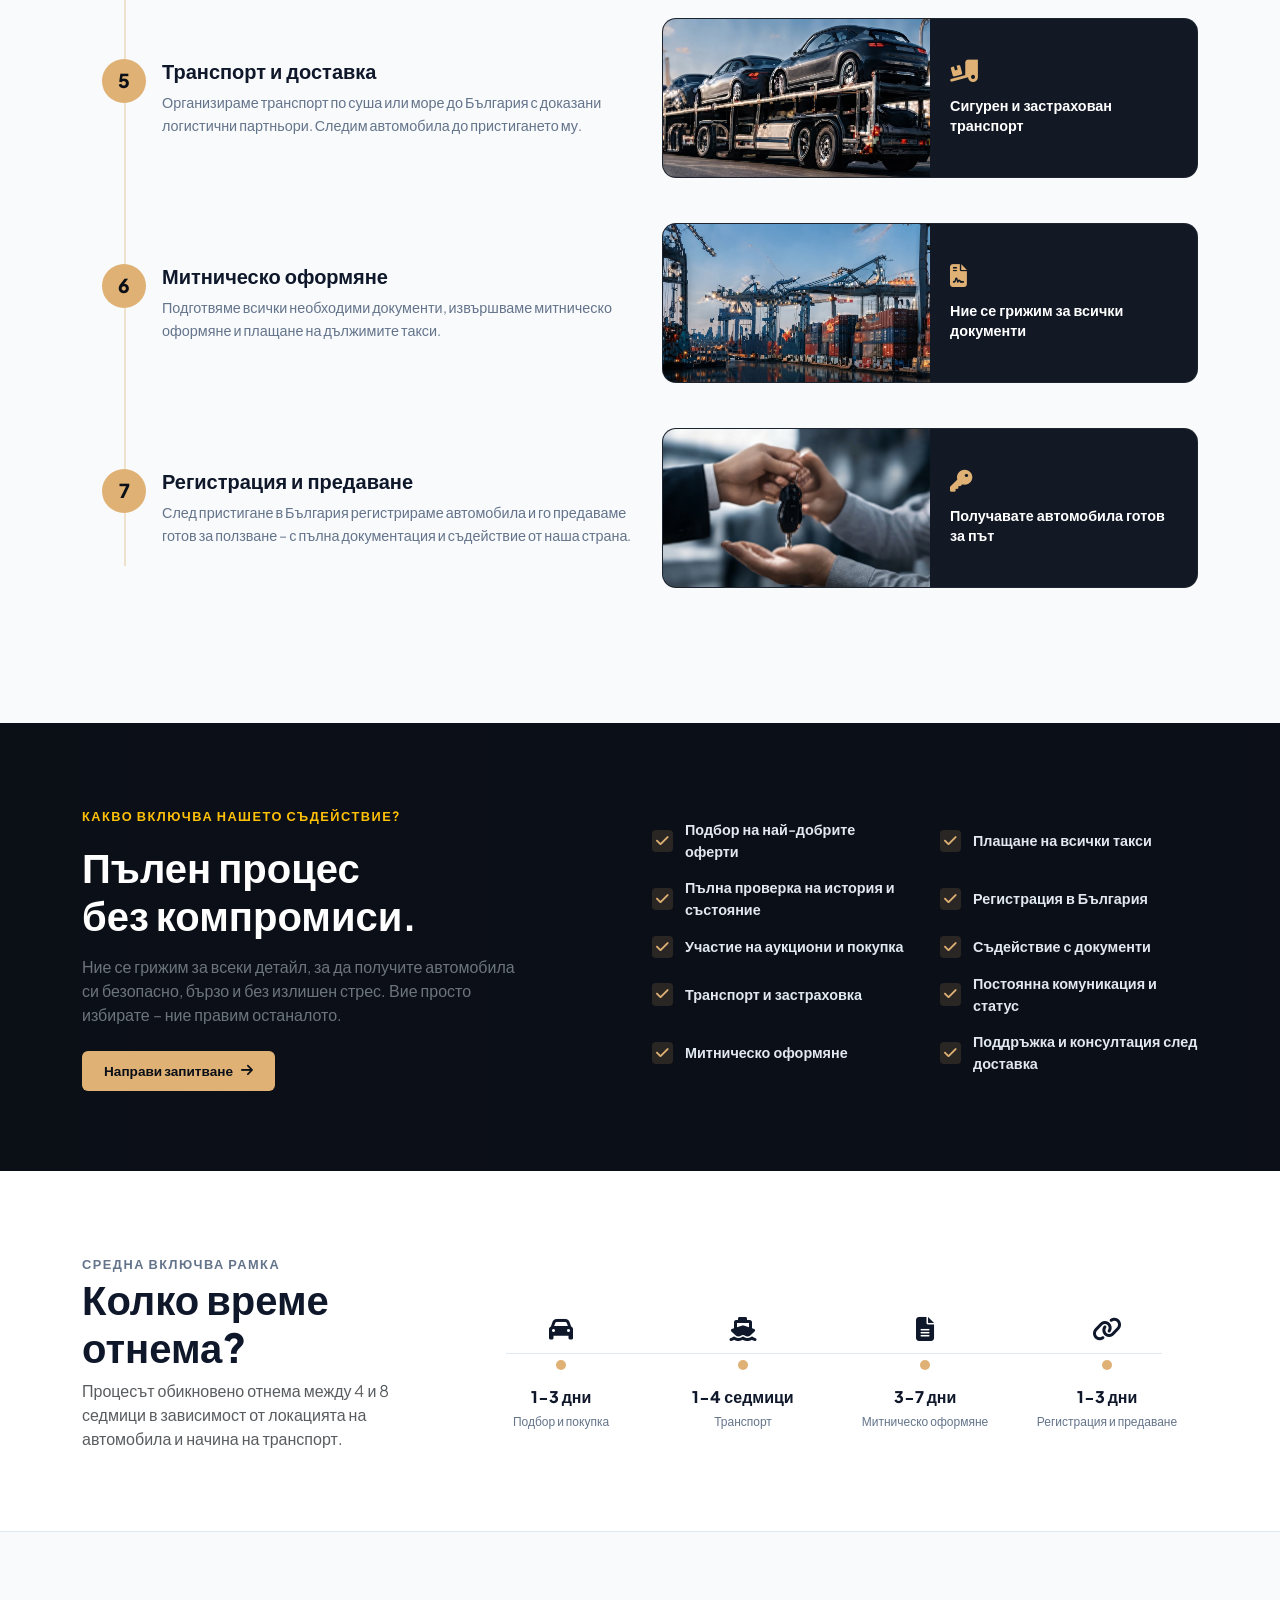
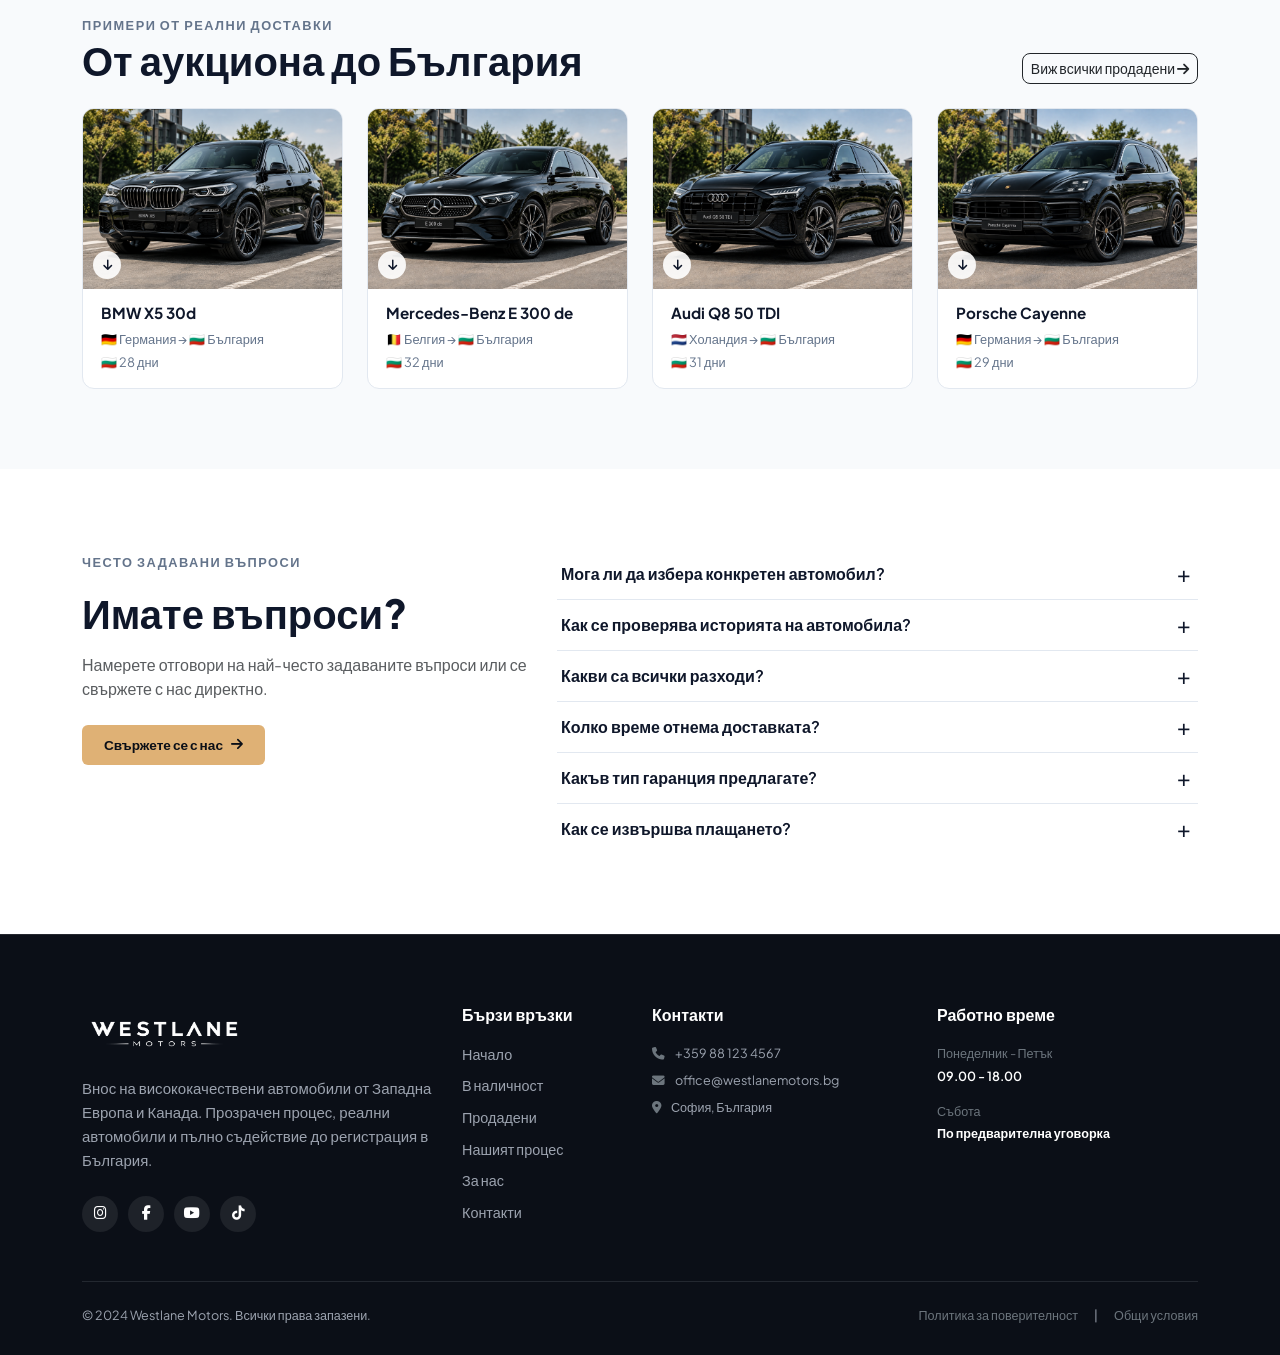
<file: process.html>
<!DOCTYPE html>
<html lang="bg">
<head>
    <meta charset="UTF-8">
    <meta name="viewport" content="width=device-width, initial-scale=1.0">
    <title>Нашият процес - Westlane Motors</title>
    <!-- Bootstrap 5 CSS -->
    <link href="https://cdn.jsdelivr.net/npm/bootstrap@5.3.2/dist/css/bootstrap.min.css" rel="stylesheet">
    <!-- FontAwesome Icons -->
    <link rel="stylesheet" href="https://cdnjs.cloudflare.com/ajax/libs/font-awesome/6.4.2/css/all.min.css">
    <!-- Google Fonts -->
    <link href="https://fonts.googleapis.com/css2?family=Plus+Jakarta+Sans:wght@300;400;500;600;700;800&display=swap" rel="stylesheet">
    <!-- Shared Site Styles -->
    <link rel="stylesheet" href="style.css">
    <style>
        :root {
            --primary-gold: #dfb175;
            --primary-gold-hover: #c99b60;
            --dark-bg: #0b0f17;
            --card-dark: #121824;
            --text-dark: #0f172a;
            --text-muted: #64748b;
            --border-color: #e2e8f0;
            --body-bg: #f8fafc;
        }

        body {
            font-family: 'Plus Jakarta Sans', sans-serif;
            background-color: var(--body-bg);
            color: var(--text-dark);
            overflow-x: hidden;
        }

        .btn-gold {
            background-color: var(--primary-gold);
            color: #0b0f17;
            font-weight: 700;
            font-size: 0.85rem;
            padding: 10px 22px;
            border-radius: 6px;
            border: none;
            transition: all 0.3s ease;
            text-decoration: none;
            display: inline-flex;
            align-items: center;
            gap: 8px;
        }

        .btn-gold:hover {
            background-color: var(--primary-gold-hover);
            color: #0b0f17;
            transform: translateY(-2px);
        }

        /* Hero Section (uses shared .hero-title / .hero-pillars-row classes from style.css) */
        .hero-section {
            background:
                linear-gradient(100deg, rgba(11, 15, 23, 0.88) 0%, rgba(11, 15, 23, 0.6) 32%, rgba(11, 15, 23, 0.18) 58%, rgba(11, 15, 23, 0.08) 100%),
                linear-gradient(180deg, rgba(11, 15, 23, 0.2) 0%, rgba(11, 15, 23, 0.02) 30%, rgba(11, 15, 23, 0.25) 65%, rgba(11, 15, 23, 0.95) 100%),
                url('images/process-hero-image.jpg') center/cover no-repeat;
            padding: 150px 0 0 0;
            color: #ffffff;
        }

        .hero-desc {
            color: #d1d5db;
            font-size: 1.05rem;
            max-width: 500px;
            line-height: 1.7;
        }

        /* This page's hero pills use gold icons (differs from about.html/contact.html) */
        .hero-pillar-item .hero-pillar-icon {
            color: var(--primary-gold);
            font-size: 30px;
            width: 36px;
        }

        .hero-pillar-item .hero-pillar-text {
            font-size: 16px;
        }

        /* 7 Steps Section */
        .process-steps-section {
            padding: 90px 0;
        }

        .section-tag {
            font-size: 0.8rem;
            font-weight: 700;
            letter-spacing: 1.5px;
            color: var(--text-muted);
            text-transform: uppercase;
        }

        .section-title-large {
            font-size: 2.5rem;
            font-weight: 800;
            color: var(--text-dark);
            margin-bottom: 15px;
        }

        .process-steps-list {
            position: relative;
            padding-left: 20px;
        }

        .process-steps-list::before {
            content: '';
            position: absolute;
            top: 22px;
            bottom: 22px;
            left: 42px;
            width: 2px;
            background-color: rgba(223, 177, 117, 0.35);
            z-index: 0;
        }

        .step-row {
            margin-bottom: 45px;
            position: relative;
        }

        .step-num-badge {
            position: relative;
            z-index: 1;
            width: 44px;
            height: 44px;
            border-radius: 50%;
            background-color: var(--primary-gold);
            color: #0b0f17;
            font-weight: 800;
            font-size: 1.2rem;
            display: flex;
            align-items: center;
            justify-content: center;
            flex-shrink: 0;
        }

        .step-content h4 {
            font-size: 1.25rem;
            font-weight: 700;
            margin-bottom: 8px;
            color: var(--text-dark);
        }

        .step-content p {
            color: var(--text-muted);
            font-size: 0.9rem;
            line-height: 1.6;
            margin: 0;
        }

        .step-card-dark {
            background-color: var(--card-dark);
            border-radius: 14px;
            overflow: hidden;
            display: flex;
            height: 100%;
            min-height: 160px;
            border: 1px solid rgba(255, 255, 255, 0.05);
        }

        .step-card-img {
            width: 50%;
            object-fit: cover;
        }

        .step-card-info {
            width: 50%;
            padding: 25px 20px;
            display: flex;
            flex-direction: column;
            justify-content: center;
            color: #ffffff;
        }

        .step-card-info i {
            color: var(--primary-gold);
            font-size: 1.4rem;
            margin-bottom: 12px;
        }

        .step-card-info p {
            font-size: 0.9rem;
            font-weight: 600;
            margin: 0;
            line-height: 1.4;
        }

        /* Full Process Dark Banner */
        .full-process-banner {
            background-color: var(--dark-bg);
            color: #ffffff;
            padding: 80px 0;
            position: relative;
            background-image: linear-gradient(90deg, rgba(11,15,23,0.95) 0%, rgba(11,15,23,0.85) 100%), 
                              url('https://images.unsplash.com/photo-1503376780353-7e6692767b70?auto=format&fit=crop&w=1920&q=80');
            background-size: cover;
            background-position: center;
        }

        .check-list-grid {
            display: grid;
            grid-template-columns: repeat(2, 1fr);
            gap: 15px 30px;
        }

        .check-item {
            display: flex;
            align-items: center;
            gap: 12px;
            font-size: 0.9rem;
            font-weight: 600;
            color: #e2e8f0;
        }

        .check-item i {
            color: var(--primary-gold);
            font-size: 0.9rem;
            background: rgba(223, 177, 117, 0.15);
            padding: 4px;
            border-radius: 4px;
        }

        /* Timeframe Section */
        .timeframe-section {
            padding: 80px 0;
            background-color: #ffffff;
            border-bottom: 1px solid var(--border-color);
        }

        .time-step-bar {
            position: relative;
            display: flex;
            justify-content: space-between;
            align-items: flex-start;
            margin-top: 40px;
        }

        .time-step-bar::before {
            content: '';
            position: absolute;
            top: 43px;
            left: 5%;
            right: 5%;
            height: 1px;
            background-color: #e2e8f0;
            z-index: 1;
        }

        .time-step-item {
            position: relative;
            z-index: 2;
            text-align: center;
            padding: 0 10px;
            flex: 1;
        }

        .time-step-icon {
            font-size: 1.5rem;
            color: var(--text-dark);
            margin-bottom: 14px;
        }

        .time-step-dot {
            width: 10px;
            height: 10px;
            border-radius: 50%;
            background-color: var(--primary-gold);
            margin: 0 auto 15px;
        }

        .time-step-title {
            font-size: 1rem;
            font-weight: 800;
            color: var(--text-dark);
            margin-bottom: 4px;
        }

        .time-step-sub {
            font-size: 0.75rem;
            color: var(--text-muted);
        }

        /* Real Deliveries */
        .real-deliveries-section {
            padding: 80px 0;
        }

        .delivery-card {
            background: #ffffff;
            border-radius: 12px;
            border: 1px solid var(--border-color);
            overflow: hidden;
            transition: all 0.3s ease;
        }

        .delivery-card:hover {
            transform: translateY(-5px);
            box-shadow: 0 10px 25px rgba(0,0,0,0.08);
        }

        .delivery-img-wrap {
            position: relative;
        }

        .delivery-card img {
            width: 100%;
            height: 180px;
            object-fit: cover;
            display: block;
        }

        .delivery-badge {
            position: absolute;
            bottom: 10px;
            left: 10px;
            width: 28px;
            height: 28px;
            border-radius: 50%;
            background: rgba(255, 255, 255, 0.9);
            color: var(--text-dark);
            display: flex;
            align-items: center;
            justify-content: center;
            font-size: 0.75rem;
        }

        .delivery-card-body {
            padding: 15px 18px;
        }

        .delivery-card-title {
            font-size: 0.95rem;
            font-weight: 700;
            margin-bottom: 8px;
        }

        .delivery-route {
            font-size: 0.8rem;
            color: var(--text-muted);
            display: flex;
            align-items: center;
            gap: 6px;
        }

        .delivery-flag {
            width: 16px;
            height: 12px;
            border-radius: 2px;
        }

        /* FAQ Section (accordion styling shared via style.css) */
        .faq-section {
            padding: 80px 0;
            background-color: #ffffff;
        }

        /* Mobile / tablet responsive fixes */
        @media (max-width: 767.98px) {
            .section-title-large {
                font-size: 1.9rem;
            }
            .process-steps-list {
                padding-left: 0;
            }
            .process-steps-list::before {
                left: 21px;
            }
            .step-card-dark {
                flex-direction: column;
                min-height: 0;
            }
            .step-card-img {
                width: 100%;
                height: 160px;
            }
            .step-card-info {
                width: 100%;
            }
            .check-list-grid {
                grid-template-columns: 1fr;
            }
            .time-step-bar {
                flex-direction: column;
                gap: 28px;
            }
            .time-step-bar::before {
                display: none;
            }
            .time-step-item {
                text-align: left;
                display: flex;
                align-items: center;
                gap: 14px;
                padding: 0;
            }
            .time-step-icon {
                margin-bottom: 0;
            }
            .time-step-dot {
                display: none;
            }
        }
    </style>
</head>
<body>

    <!-- Navigation Header -->
    <nav class="navbar navbar-expand-lg">
        <div class="container">
            <a class="navbar-brand d-flex align-items-center gap-2" href="index.html">
                <img src="images/Logo-white.png" alt="Westlane Motors">
            </a>

            <button class="navbar-toggler navbar-dark" type="button" data-bs-toggle="collapse" data-bs-target="#navbarNav">
                <i class="fa-solid fa-bars toggler-bars"></i><i class="fa-solid fa-xmark toggler-close"></i>
            </button>

            <div class="collapse navbar-collapse" id="navbarNav">
                <ul class="navbar-nav mx-auto">
                    <li class="nav-item"><a class="nav-link" href="index.html">Начало</a></li>
                    <li class="nav-item"><a class="nav-link" href="in-stock.html">В наличност</a></li>
                    <li class="nav-item"><a class="nav-link" href="sold-cars.html">Продадени</a></li>
                    <li class="nav-item"><a class="nav-link active" href="process.html">Нашият процес</a></li>
                    <li class="nav-item"><a class="nav-link" href="about.html">За нас</a></li>
                    <li class="nav-item"><a class="nav-link" href="contact.html">Контакти</a></li>
                </ul>
                <a href="inquiry.html" class="btn btn-gold d-block d-lg-inline-block mt-3 mt-lg-0">Направи запитване &rarr;</a>
            </div>
        </div>
    </nav>

    <!-- Hero Section -->
    <section class="hero-section">
        <div class="container">
            <span class="section-subtitle-gold">НАШИЯТ ПРОЦЕС</span>
            <h1 class="hero-title">От желание<br><span class="text-gold-accent">до ключовете.</span></h1>
            <p class="hero-desc">Прозрачен, сигурен и доказан процес за внос на автомобили от Западна Европа и Канада. Ние се грижим за всичко, а вие получавате най-добрия автомобил.</p>

            <div class="row g-3 hero-pillars-row">
                <div class="col-6 col-lg-3">
                    <div class="hero-pillar-item">
                        <div class="hero-pillar-icon"><i class="fa-solid fa-shield-halved"></i></div>
                        <p class="hero-pillar-text">Реални автомобили с реална история</p>
                    </div>
                </div>
                <div class="col-6 col-lg-3">
                    <div class="hero-pillar-item pillar-divider ps-lg-4">
                        <div class="hero-pillar-icon"><i class="fa-solid fa-globe"></i></div>
                        <p class="hero-pillar-text">Проверени източници</p>
                    </div>
                </div>
                <div class="col-6 col-lg-3">
                    <div class="hero-pillar-item pillar-divider ps-lg-4">
                        <div class="hero-pillar-icon"><i class="fa-solid fa-truck-front"></i></div>
                        <p class="hero-pillar-text">Пълен процес от А до Я</p>
                    </div>
                </div>
                <div class="col-6 col-lg-3">
                    <div class="hero-pillar-item pillar-divider ps-lg-4">
                        <div class="hero-pillar-icon"><i class="fa-solid fa-headset"></i></div>
                        <p class="hero-pillar-text">Лично отношение и експертна консултация</p>
                    </div>
                </div>
            </div>
        </div>
    </section>

    <!-- 7 Steps Section -->
    <section class="process-steps-section">
        <div class="container">
            <div class="row mb-5">
                <div class="col-lg-6">
                    <span class="section-tag">7 СТЪПКИ ДО ВАШИЯ АВТОМОБИЛ</span>
                    <h2 class="section-title-large">Как работим?</h2>
                </div>
                <div class="col-lg-6 d-flex align-items-end">
                    <p class="text-muted mb-0">Ние се грижим за целия процес – от избора и проверката на автомобила до доставката и регистрацията в България. Всичко е прозрачно, ясно и без скрити разходи.</p>
                </div>
            </div>

            <!-- Steps Rows -->
            <div class="process-steps-list">
                <!-- Step 1 -->
                <div class="row step-row align-items-center g-4">
                    <div class="col-lg-6">
                        <div class="d-flex gap-3">
                            <div class="step-num-badge">1</div>
                            <div class="step-content">
                                <h4>Запитване и консултация</h4>
                                <p>Споделете какъв автомобил търсите – марка, модел, бюджет и предпочитания. Нашият екип ще ви консултира и ще ви предложи най-добрите наличности на пазара.</p>
                            </div>
                        </div>
                    </div>
                    <div class="col-lg-6">
                        <div class="step-card-dark">
                            <img src="images/process-2.jpg" class="step-card-img" alt="Consultation">
                            <div class="step-card-info">
                                <i class="fa-solid fa-user-tie"></i>
                                <p>Индивидуален подход и експертна консултация</p>
                            </div>
                        </div>
                    </div>
                </div>

                <!-- Step 2 -->
                <div class="row step-row align-items-center g-4">
                    <div class="col-lg-6">
                        <div class="d-flex gap-3">
                            <div class="step-num-badge">2</div>
                            <div class="step-content">
                                <h4>Подбор на автомобили</h4>
                                <p>Предоставяме ви подбрани предложения от проверени аукциони и дилъри в Западна Европа и Канада. Включваме подробна информация, снимки, истории и пазарен анализ.</p>
                            </div>
                        </div>
                    </div>
                    <div class="col-lg-6">
                        <div class="step-card-dark">
                            <img src="images/process-3.jpg" class="step-card-img" alt="Selection">
                            <div class="step-card-info">
                                <i class="fa-solid fa-magnifying-glass"></i>
                                <p>Достъп до най-добри пазари и цени</p>
                            </div>
                        </div>
                    </div>
                </div>

                <!-- Step 3 -->
                <div class="row step-row align-items-center g-4">
                    <div class="col-lg-6">
                        <div class="d-flex gap-3">
                            <div class="step-num-badge">3</div>
                            <div class="step-content">
                                <h4>Проверка и анализ</h4>
                                <p>Извършваме пълна проверка на историята, техническото състояние и реалния пробег на автомобила. При нужда организираме независим оглед на място.</p>
                            </div>
                        </div>
                    </div>
                    <div class="col-lg-6">
                        <div class="step-card-dark">
                            <img src="images/process-4.jpg" class="step-card-img" alt="Inspection">
                            <div class="step-card-info">
                                <i class="fa-solid fa-clipboard-check"></i>
                                <p>Проверени автомобили с реална история</p>
                            </div>
                        </div>
                    </div>
                </div>

                <!-- Step 4 -->
                <div class="row step-row align-items-center g-4">
                    <div class="col-lg-6">
                        <div class="d-flex gap-3">
                            <div class="step-num-badge">4</div>
                            <div class="step-content">
                                <h4>Участие и покупка</h4>
                                <p>Ние участваме вместо вас на аукциона или договаряме покупката директно с дилър. След одобрение финализираме покупката и подготвяме всички документи.</p>
                            </div>
                        </div>
                    </div>
                    <div class="col-lg-6">
                        <div class="step-card-dark">
                            <img src="images/process-1.png" class="step-card-img" alt="Bidding">
                            <div class="step-card-info">
                                <i class="fa-solid fa-gavel"></i>
                                <p>Ние се грижим за цялата комуникация и покупка</p>
                            </div>
                        </div>
                    </div>
                </div>

                <!-- Step 5 -->
                <div class="row step-row align-items-center g-4">
                    <div class="col-lg-6">
                        <div class="d-flex gap-3">
                            <div class="step-num-badge">5</div>
                            <div class="step-content">
                                <h4>Транспорт и доставка</h4>
                                <p>Организираме транспорт по суша или море до България с доказани логистични партньори. Следим автомобила до пристигането му.</p>
                            </div>
                        </div>
                    </div>
                    <div class="col-lg-6">
                        <div class="step-card-dark">
                            <img src="images/process-5.jpg" class="step-card-img" alt="Transport">
                            <div class="step-card-info">
                                <i class="fa-solid fa-truck-ramp-box"></i>
                                <p>Сигурен и застрахован транспорт</p>
                            </div>
                        </div>
                    </div>
                </div>

                <!-- Step 6 -->
                <div class="row step-row align-items-center g-4">
                    <div class="col-lg-6">
                        <div class="d-flex gap-3">
                            <div class="step-num-badge">6</div>
                            <div class="step-content">
                                <h4>Митническо оформяне</h4>
                                <p>Подготвяме всички необходими документи, извършваме митническо оформяне и плащане на дължимите такси.</p>
                            </div>
                        </div>
                    </div>
                    <div class="col-lg-6">
                        <div class="step-card-dark">
                            <img src="images/process-6.jpg" class="step-card-img" alt="Customs">
                            <div class="step-card-info">
                                <i class="fa-solid fa-file-contract"></i>
                                <p>Ние се грижим за всички документи</p>
                            </div>
                        </div>
                    </div>
                </div>

                <!-- Step 7 -->
                <div class="row step-row align-items-center g-4">
                    <div class="col-lg-6">
                        <div class="d-flex gap-3">
                            <div class="step-num-badge">7</div>
                            <div class="step-content">
                                <h4>Регистрация и предаване</h4>
                                <p>След пристигане в България регистрираме автомобила и го предаваме готов за ползване – с пълна документация и съдействие от наша страна.</p>
                            </div>
                        </div>
                    </div>
                    <div class="col-lg-6">
                        <div class="step-card-dark">
                            <img src="images/process-7.jpg" class="step-card-img" alt="Handover">
                            <div class="step-card-info">
                                <i class="fa-solid fa-key"></i>
                                <p>Получавате автомобила готов за път</p>
                            </div>
                        </div>
                    </div>
                </div>
            </div>
        </div>
    </section>

    <!-- Full Process Dark Banner -->
    <section class="full-process-banner">
        <div class="container">
            <div class="row align-items-center">
                <div class="col-lg-5 mb-4 mb-lg-0">
                    <span class="section-tag text-warning">КАКВО ВКЛЮЧВА НАШЕТО СЪДЕЙСТВИЕ?</span>
                    <h2 class="text-white fw-bold my-3 fs-1">Пълен процес<br>без компромиси.</h2>
                    <p class="text-secondary mb-4 fs-6">Ние се грижим за всеки детайл, за да получите автомобила си безопасно, бързо и без излишен стрес. Вие просто избирате – ние правим останалото.</p>
                    <a href="contact.html" class="btn btn-gold">Направи запитване <i class="fa-solid fa-arrow-right fs-12"></i></a>
                </div>
                <div class="col-lg-6 offset-lg-1">
                    <div class="check-list-grid">
                        <div class="check-item"><i class="fa-solid fa-check"></i> Подбор на най-добрите оферти</div>
                        <div class="check-item"><i class="fa-solid fa-check"></i> Плащане на всички такси</div>
                        <div class="check-item"><i class="fa-solid fa-check"></i> Пълна проверка на история и състояние</div>
                        <div class="check-item"><i class="fa-solid fa-check"></i> Регистрация в България</div>
                        <div class="check-item"><i class="fa-solid fa-check"></i> Участие на аукциони и покупка</div>
                        <div class="check-item"><i class="fa-solid fa-check"></i> Съдействие с документи</div>
                        <div class="check-item"><i class="fa-solid fa-check"></i> Транспорт и застраховка</div>
                        <div class="check-item"><i class="fa-solid fa-check"></i> Постоянна комуникация и статус</div>
                        <div class="check-item"><i class="fa-solid fa-check"></i> Митническо оформяне</div>
                        <div class="check-item"><i class="fa-solid fa-check"></i> Поддръжка и консултация след доставка</div>
                    </div>
                </div>
            </div>
        </div>
    </section>

    <!-- Timeframe Section -->
    <section class="timeframe-section">
        <div class="container">
            <div class="row align-items-center g-5">
                <div class="col-lg-4">
                    <span class="section-tag">СРЕДНА ВКЛЮЧВА РАМКА</span>
                    <h2 class="section-title-large mb-2">Колко време отнема?</h2>
                    <p class="text-muted mb-0">Процесът обикновено отнема между 4 и 8 седмици в зависимост от локацията на автомобила и начина на транспорт.</p>
                </div>
                <div class="col-lg-8">
                    <div class="time-step-bar">
                        <div class="time-step-item">
                            <div class="time-step-icon"><i class="fa-solid fa-car"></i></div>
                            <div class="time-step-dot"></div>
                            <div class="time-step-title">1-3 дни</div>
                            <div class="time-step-sub">Подбор и покупка</div>
                        </div>
                        <div class="time-step-item">
                            <div class="time-step-icon"><i class="fa-solid fa-ship"></i></div>
                            <div class="time-step-dot"></div>
                            <div class="time-step-title">1-4 седмици</div>
                            <div class="time-step-sub">Транспорт</div>
                        </div>
                        <div class="time-step-item">
                            <div class="time-step-icon"><i class="fa-solid fa-file-lines"></i></div>
                            <div class="time-step-dot"></div>
                            <div class="time-step-title">3-7 дни</div>
                            <div class="time-step-sub">Митническо оформяне</div>
                        </div>
                        <div class="time-step-item">
                            <div class="time-step-icon"><i class="fa-solid fa-link"></i></div>
                            <div class="time-step-dot"></div>
                            <div class="time-step-title">1-3 дни</div>
                            <div class="time-step-sub">Регистрация и предаване</div>
                        </div>
                    </div>
                </div>
            </div>
        </div>
    </section>

    <!-- Real Deliveries Section -->
    <section class="real-deliveries-section">
        <div class="container">
            <div class="d-flex justify-content-between align-items-end mb-4">
                <div>
                    <span class="section-tag">ПРИМЕРИ ОТ РЕАЛНИ ДОСТАВКИ</span>
                    <h2 class="section-title-large mb-0">От аукциона до България</h2>
                </div>
                <a href="sold-cars.html" class="btn btn-outline-dark btn-sm rounded-3">Виж всички продадени <i class="fa-solid fa-arrow-right"></i></a>
            </div>

            <div class="row g-4">
                <!-- Delivery 1 -->
                <div class="col-lg-3 col-md-6">
                    <div class="delivery-card">
                        <div class="delivery-img-wrap">
                            <img src="images/fleet-1-bmw.png" alt="BMW X5">
                            <div class="delivery-badge"><i class="fa-solid fa-arrow-down"></i></div>
                        </div>
                        <div class="delivery-card-body">
                            <h5 class="delivery-card-title">BMW X5 30d</h5>
                            <div class="delivery-route">
                                🇩🇪 Германия &rarr; 🇧🇬 България
                            </div>
                            <div class="delivery-route mt-1">🇧🇬 28 дни</div>
                        </div>
                    </div>
                </div>

                <!-- Delivery 2 -->
                <div class="col-lg-3 col-md-6">
                    <div class="delivery-card">
                        <div class="delivery-img-wrap">
                            <img src="images/fleet-2-Mercedes.png" alt="Mercedes">
                            <div class="delivery-badge"><i class="fa-solid fa-arrow-down"></i></div>
                        </div>
                        <div class="delivery-card-body">
                            <h5 class="delivery-card-title">Mercedes-Benz E 300 de</h5>
                            <div class="delivery-route">
                                🇧🇪 Белгия &rarr; 🇧🇬 България
                            </div>
                            <div class="delivery-route mt-1">🇧🇬 32 дни</div>
                        </div>
                    </div>
                </div>

                <!-- Delivery 3 -->
                <div class="col-lg-3 col-md-6">
                    <div class="delivery-card">
                        <div class="delivery-img-wrap">
                            <img src="images/fleet-3-Audi.png" alt="Audi Q8">
                            <div class="delivery-badge"><i class="fa-solid fa-arrow-down"></i></div>
                        </div>
                        <div class="delivery-card-body">
                            <h5 class="delivery-card-title">Audi Q8 50 TDI</h5>
                            <div class="delivery-route">
                                🇳🇱 Холандия &rarr; 🇧🇬 България
                            </div>
                            <div class="delivery-route mt-1">🇧🇬 31 дни</div>
                        </div>
                    </div>
                </div>

                <!-- Delivery 4 -->
                <div class="col-lg-3 col-md-6">
                    <div class="delivery-card">
                        <div class="delivery-img-wrap">
                            <img src="images/fleet-4-Porsche.png" alt="Porsche Cayenne">
                            <div class="delivery-badge"><i class="fa-solid fa-arrow-down"></i></div>
                        </div>
                        <div class="delivery-card-body">
                            <h5 class="delivery-card-title">Porsche Cayenne</h5>
                            <div class="delivery-route">
                                🇩🇪 Германия &rarr; 🇧🇬 България
                            </div>
                            <div class="delivery-route mt-1">🇧🇬 29 дни</div>
                        </div>
                    </div>
                </div>
            </div>
        </div>
    </section>

    <!-- FAQ Section -->
    <section class="faq-section">
        <div class="container">
            <div class="row">
                <div class="col-lg-5 mb-4 mb-lg-0">
                    <span class="section-tag">ЧЕСТО ЗАДАВАНИ ВЪПРОСИ</span>
                    <h2 class="section-title-large my-3">Имате въпроси?</h2>
                    <p class="text-muted mb-4">Намерете отговори на най-често задаваните въпроси или се свържете с нас директно.</p>
                    <a href="contact.html" class="btn btn-gold">Свържете се с нас <i class="fa-solid fa-arrow-right"></i></a>
                </div>
                <div class="col-lg-7">
                    <div class="accordion" id="faqAccordion">
                        <div class="accordion-item">
                            <h2 class="accordion-header">
                                <button class="accordion-button collapsed" type="button" data-bs-toggle="collapse" data-bs-target="#faq1">
                                    Мога ли да избера конкретен автомобил?
                                </button>
                            </h2>
                            <div id="faq1" class="accordion-collapse collapse" data-bs-parent="#faqAccordion">
                                <div class="accordion-body">
                                    Да, абсолютно! Можете да ни изпратите конкретна обява или линк към автомобил, който сте харесали, и ние ще извършим пълна проверка.
                                </div>
                            </div>
                        </div>

                        <div class="accordion-item">
                            <h2 class="accordion-header">
                                <button class="accordion-button collapsed" type="button" data-bs-toggle="collapse" data-bs-target="#faq2">
                                    Как се проверява историята на автомобила?
                                </button>
                            </h2>
                            <div id="faq2" class="accordion-collapse collapse" data-bs-parent="#faqAccordion">
                                <div class="accordion-body">
                                    Използваме официални бази данни от производителите, застрахователни доклади, както и независими инспекции на място от наши доверени партньори.
                                </div>
                            </div>
                        </div>

                        <div class="accordion-item">
                            <h2 class="accordion-header">
                                <button class="accordion-button collapsed" type="button" data-bs-toggle="collapse" data-bs-target="#faq3">
                                    Какви са всички разходи?
                                </button>
                            </h2>
                            <div id="faq3" class="accordion-collapse collapse" data-bs-parent="#faqAccordion">
                                <div class="accordion-body">
                                    Всички разходи (цена на автомобила, транспорт, митнически такси, комисионна и регистрация) се изчисляват предварително и са сключени в договора.
                                </div>
                            </div>
                        </div>

                        <div class="accordion-item">
                            <h2 class="accordion-header">
                                <button class="accordion-button collapsed" type="button" data-bs-toggle="collapse" data-bs-target="#faq4">
                                    Колко време отнема доставката?
                                </button>
                            </h2>
                            <div id="faq4" class="accordion-collapse collapse" data-bs-parent="#faqAccordion">
                                <div class="accordion-body">
                                    Обикновено между 3 и 6 седмици от момента на покупка до пълната регистрация в България.
                                </div>
                            </div>
                        </div>

                        <div class="accordion-item">
                            <h2 class="accordion-header">
                                <button class="accordion-button collapsed" type="button" data-bs-toggle="collapse" data-bs-target="#faq5">
                                    Какъв тип гаранция предлагате?
                                </button>
                            </h2>
                            <div id="faq5" class="accordion-collapse collapse" data-bs-parent="#faqAccordion">
                                <div class="accordion-body">
                                    Предлагаме възможност за допълнителна гаранция, както и съдействие с фабричната гаранция, ако автомобилът все още я притежава.
                                </div>
                            </div>
                        </div>

                        <div class="accordion-item">
                            <h2 class="accordion-header">
                                <button class="accordion-button collapsed" type="button" data-bs-toggle="collapse" data-bs-target="#faq6">
                                    Как се извършва плащането?
                                </button>
                            </h2>
                            <div id="faq6" class="accordion-collapse collapse" data-bs-parent="#faqAccordion">
                                <div class="accordion-body">
                                    Плащането се извършва поетапно по банков път с ясно описани условия и гаранционни клаузи в официален договор.
                                </div>
                            </div>
                        </div>
                    </div>
                </div>
            </div>
        </div>
    </section>

    <!-- Footer -->
    <footer>
        <div class="container">
            <div class="row g-4 mb-5">
                <div class="col-lg-4">
                    <a class="navbar-brand d-inline-block mb-3" href="index.html">
                        <img src="images/Logo-white.png" alt="Westlane Motors" style="max-height:55px;">
                    </a>
                    <p class="mb-4" style="line-height:1.6;font-size: 15px; max-width: 368px;">
                        Внос на висококачествени автомобили от Западна Европа и Канада. Прозрачен процес, реални автомобили и пълно съдействие до регистрация в България.
                    </p>
                    <div class="footer-social-icons">
                        <a href="#" aria-label="Instagram"><i class="fa-brands fa-instagram"></i></a>
                        <a href="#" aria-label="Facebook"><i class="fa-brands fa-facebook-f"></i></a>
                        <a href="#" aria-label="YouTube"><i class="fa-brands fa-youtube"></i></a>
                        <a href="#" aria-label="TikTok"><i class="fa-brands fa-tiktok"></i></a>
                    </div>
                </div>

                <div class="col-6 col-lg-2">
                    <h6>Бързи връзки</h6>
                    <ul>
                        <li><a href="index.html">Начало</a></li>
                        <li><a href="in-stock.html">В наличност</a></li>
                        <li><a href="sold-cars.html">Продадени</a></li>
                        <li><a href="process.html">Нашият процес</a></li>
                        <li><a href="about.html">За нас</a></li>
                        <li><a href="contact.html">Контакти</a></li>
                    </ul>
                </div>

                <div class="col-6 col-lg-3">
                    <h6>Контакти</h6>
                    <ul class="small">
                        <li class="mb-2"><i class="fa-solid fa-phone me-2 text-secondary"></i> +359 88 123 4567</li>
                        <li class="mb-2"><i class="fa-solid fa-envelope me-2 text-secondary"></i> office@westlanemotors.bg</li>
                        <li class="mb-2"><i class="fa-solid fa-location-dot me-2 text-secondary"></i> София, България</li>
                    </ul>
                </div>

                <div class="col-lg-3">
                    <h6>Работно време</h6>
                    <p class="small text-secondary mb-1">Понеделник - Петък</p>
                    <p class="small text-white fw-semibold mb-3">09.00 - 18.00</p>
                    <p class="small text-secondary mb-1">Събота</p>
                    <p class="small text-white fw-semibold">По предварителна уговорка</p>
                </div>
            </div>

            <div class="pt-4 border-top border-secondary border-opacity-25 d-flex flex-column flex-md-row justify-content-between align-items-center gap-2 small">
                <div>© 2024 Westlane Motors. Всички права запазени.</div>
                <div class="d-flex gap-3">
                    <a href="#" class="text-secondary text-decoration-none">Политика за поверителност</a>
                    <span>|</span>
                    <a href="#" class="text-secondary text-decoration-none">Общи условия</a>
                </div>
            </div>
        </div>
    </footer>

    <!-- Bootstrap 5 JS Bundle -->
    <script src="https://cdn.jsdelivr.net/npm/bootstrap@5.3.2/dist/js/bootstrap.bundle.min.js"></script>
    <script>
        (function () {
            var toggler = document.querySelector(".navbar-toggler");
            var collapseEl = document.getElementById("navbarNav");
            if (toggler && collapseEl) {
                collapseEl.addEventListener("shown.bs.collapse", function () { toggler.classList.add("is-open"); });
                collapseEl.addEventListener("hidden.bs.collapse", function () { toggler.classList.remove("is-open"); });
            }
        })();
    </script>
</body>
</html>
</file>
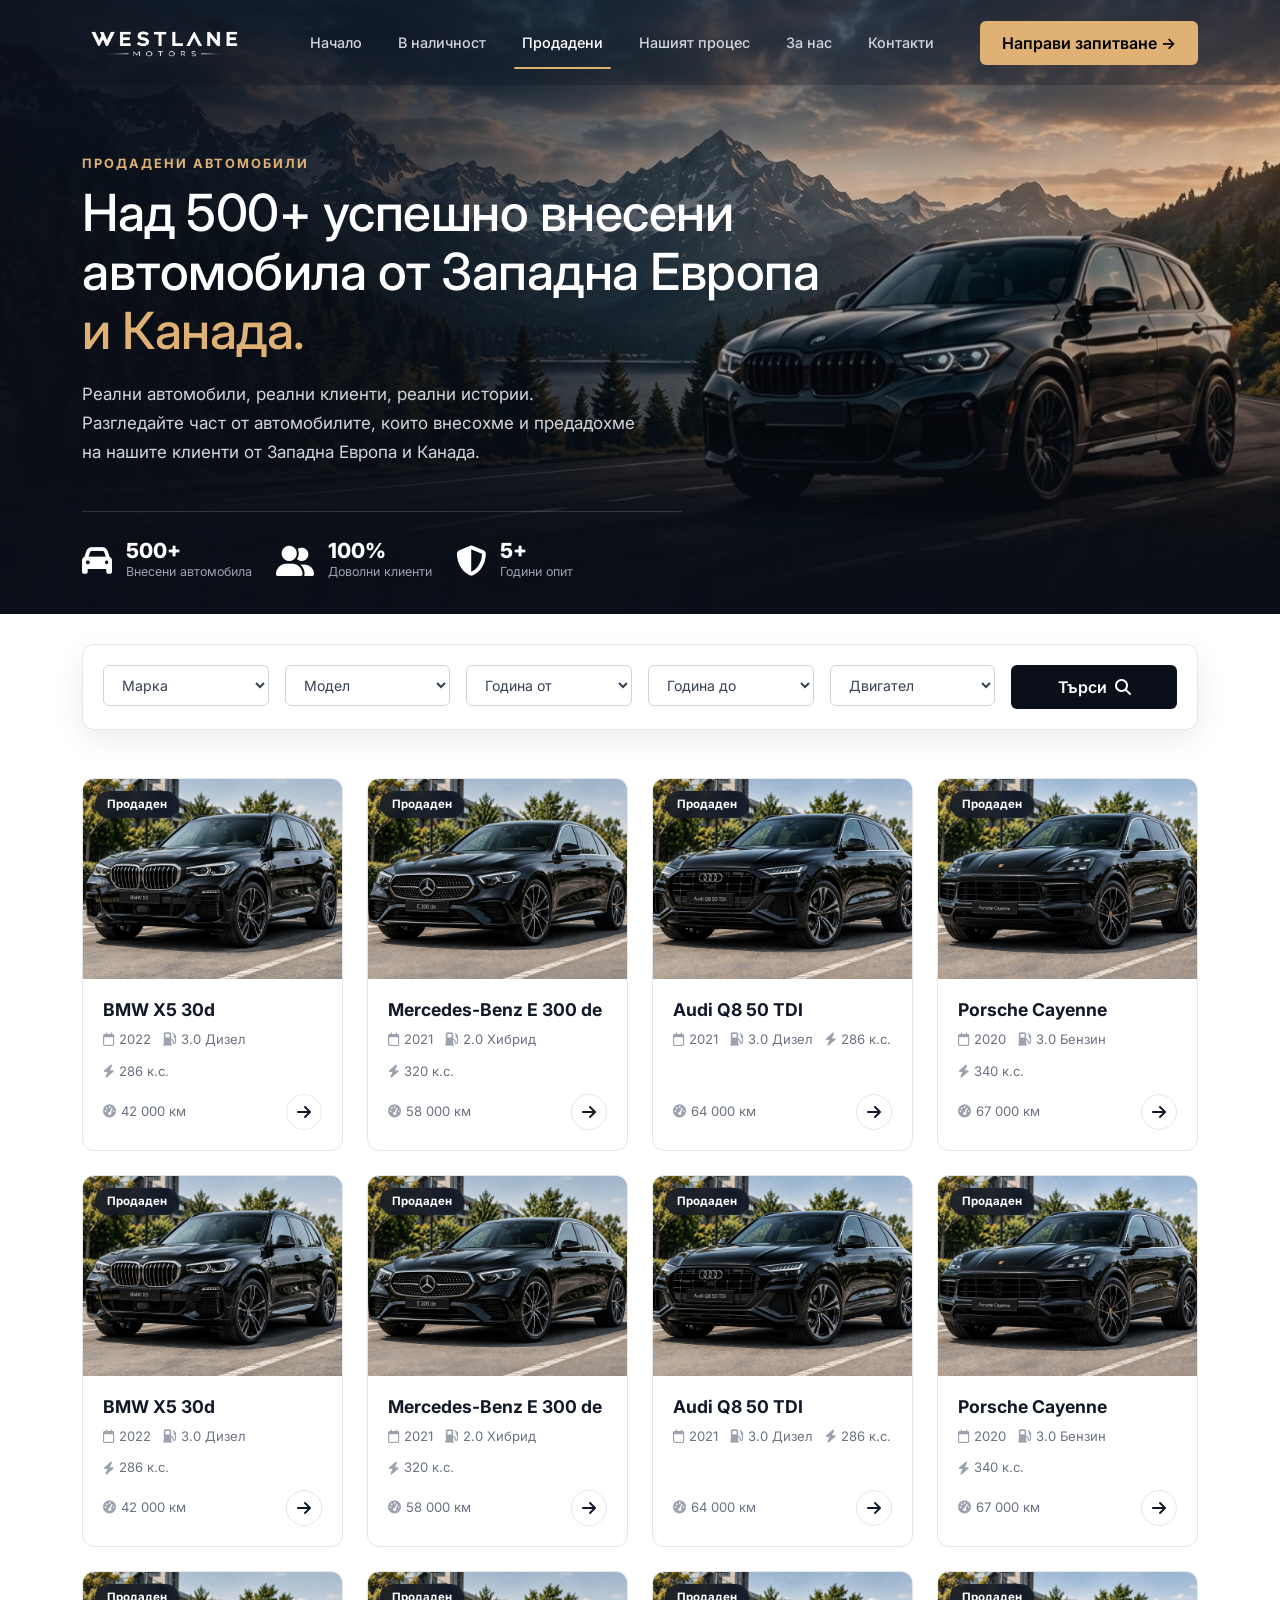
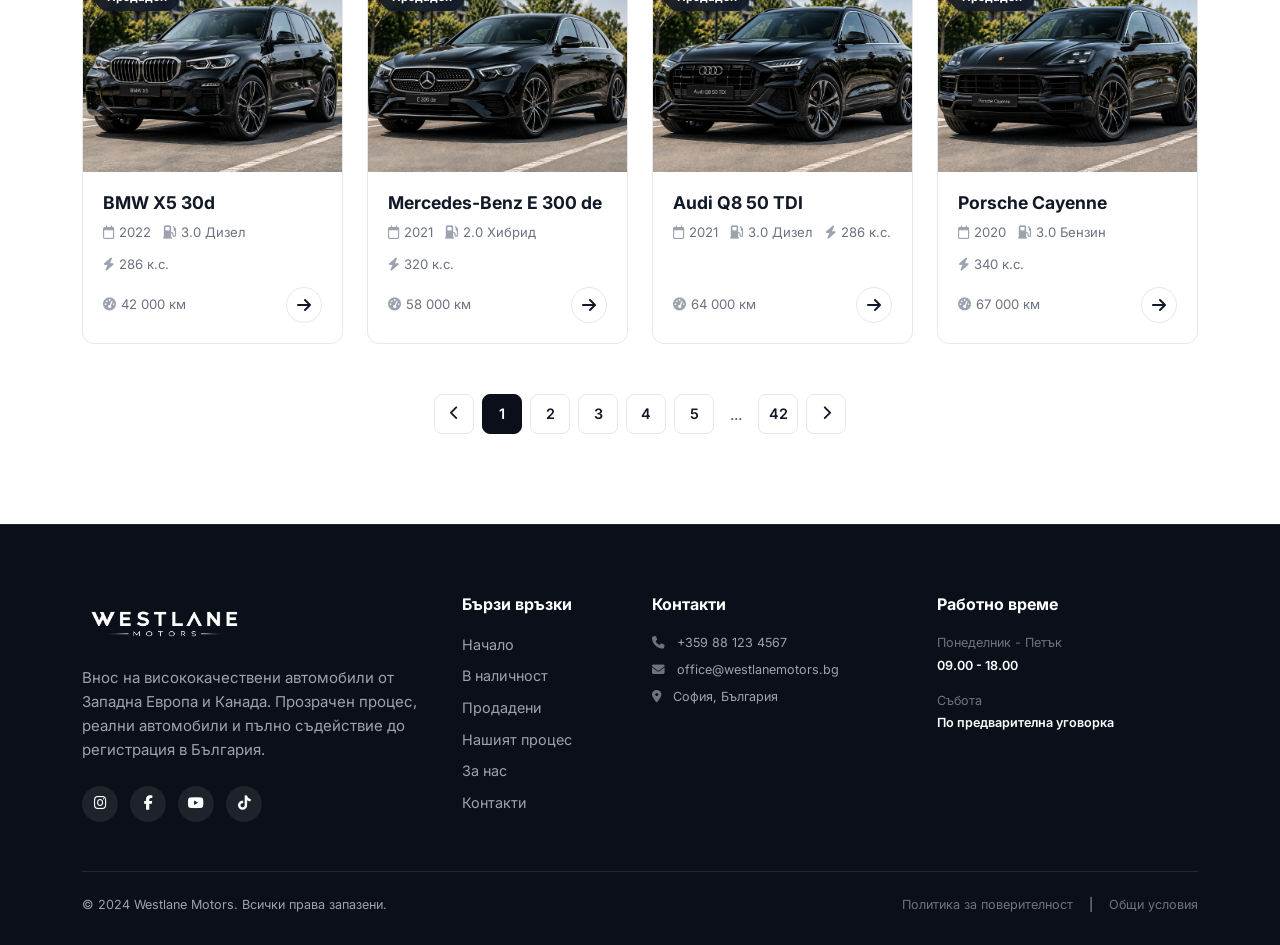
<file: sold-cars.html>
<!DOCTYPE html>
<html lang="bg">
<head>
    <meta charset="UTF-8">
    <meta name="viewport" content="width=device-width, initial-scale=1.0">
    <title>Продадени автомобили - Westlane Motors</title>

    <!-- Bootstrap 5 CSS -->
    <link href="https://cdn.jsdelivr.net/npm/bootstrap@5.3.2/dist/css/bootstrap.min.css" rel="stylesheet">
    <!-- FontAwesome 6 for Icons -->
    <link rel="stylesheet" href="https://cdnjs.cloudflare.com/ajax/libs/font-awesome/6.4.2/css/all.min.css">
    <!-- Google Fonts (Inter) -->
    <link href="https://fonts.googleapis.com/css2?family=Inter:wght@300;400;500;600;700;800&display=swap" rel="stylesheet">
    <!-- Shared Site Styles -->
    <link rel="stylesheet" href="style.css">

    <style>
        /* Sold page hero has a wider text column than about.html's hero-desc */
        .hero-desc {
            max-width: 600px;
        }

        /* Sold page hero: divider line between description and stats row */
        .hero-pillars-row {
            border-top: 1px solid rgba(255, 255, 255, 0.15);
            padding-top: 28px;
        }

        /* Sold Hero Stat Row (plain icon + number, no box) */
        .sold-stat-row {
            display: flex;
            align-items: center;
            gap: 14px;
        }
        .sold-stat-icon {
            font-size: 1.9rem;
            color: #ffffff;
        }
        .sold-stat-num {
            font-size: 1.3rem;
            font-weight: 800;
            color: #ffffff;
            line-height: 1.1;
        }
        .sold-stat-label {
            font-size: 0.78rem;
            color: #9ca3af;
            margin: 0;
        }

        /* Filter Section Bar */
        .filter-section {
            margin-top: 30px;
            position: relative;
            z-index: 10;
        }
        .filter-card {
            background: #ffffff;
            border-radius: 12px;
            padding: 20px;
            box-shadow: 0 10px 30px rgba(0, 0, 0, 0.08);
            border: 1px solid var(--border-color);
        }
        .filter-select {
            border: 1px solid #d1d5db;
            border-radius: 6px;
            padding: 10px 14px;
            font-size: 0.88rem;
            color: #374151;
            width: 100%;
            background-color: #fff;
            outline: none;
            transition: border-color 0.2s;
        }
        .filter-select:focus {
            border-color: var(--accent-gold);
        }
        .btn-filter-search {
            background-color: var(--dark-bg);
            color: #ffffff;
            font-weight: 600;
            border: none;
            border-radius: 6px;
            padding: 10px 20px;
            width: 100%;
            height: 100%;
            display: flex;
            align-items: center;
            justify-content: center;
            gap: 8px;
            transition: all 0.2s ease;
        }
        .btn-filter-search:hover {
            background-color: #1a233a;
            color: var(--accent-gold);
        }

        /* Car Cards Grid */
        .car-card {
            background: #ffffff;
            border-radius: 12px;
            overflow: hidden;
            border: 1px solid var(--border-color);
            transition: transform 0.3s ease, box-shadow 0.3s ease;
            height: 100%;
            display: flex;
            flex-direction: column;
        }
        .car-card:hover {
            transform: translateY(-5px);
            box-shadow: 0 15px 30px rgba(0,0,0,0.08);
        }
        .car-img-container {
            position: relative;
            width: 100%;
            height: 200px;
            overflow: hidden;
            background-color: #0b0f19;
        }
        .car-img-container img {
            width: 100%;
            height: 100%;
            object-fit: cover;
            transition: transform 0.5s ease;
        }
        .car-card:hover .car-img-container img {
            transform: scale(1.05);
        }
        .car-status-badge {
            position: absolute;
            top: 12px;
            left: 12px;
            background: rgba(17, 24, 39, 0.85);
            backdrop-filter: blur(4px);
            color: #ffffff;
            font-size: 0.72rem;
            font-weight: 700;
            padding: 5px 12px;
            border-radius: 20px;
        }
        .car-body {
            padding: 20px;
            display: flex;
            flex-direction: column;
            flex-grow: 1;
        }
        .car-title {
            font-size: 1.1rem;
            font-weight: 700;
            color: var(--text-dark);
            margin-bottom: 10px;
        }
        .car-specs {
            display: flex;
            flex-wrap: wrap;
            gap: 12px;
            font-size: 0.82rem;
            color: var(--text-muted);
        }
        .car-spec-item {
            display: flex;
            align-items: center;
            gap: 5px;
        }
        .car-spec-item i {
            color: #9ca3af;
        }
        .car-footer {
            margin-top: auto;
            padding-top: 12px;
            display: flex;
            align-items: center;
            justify-content: space-between;
        }
        .car-km {
            display: flex;
            align-items: center;
            gap: 5px;
            font-size: 0.82rem;
            color: var(--text-muted);
        }
        .car-km i { color: #9ca3af; }
        .btn-car-action {
            width: 36px;
            height: 36px;
            border-radius: 50%;
            border: 1px solid var(--border-color);
            background: transparent;
            color: var(--text-dark);
            display: flex;
            align-items: center;
            justify-content: center;
            transition: all 0.2s ease;
            text-decoration: none;
            flex-shrink: 0;
        }
        .car-card:hover .btn-car-action {
            background: var(--accent-gold);
            border-color: var(--accent-gold);
            color: #000;
        }

        /* Pagination Styling */
        .pagination-container {
            display: flex;
            justify-content: center;
            align-items: center;
            gap: 8px;
            margin-top: 50px;
        }
        .page-btn {
            width: 40px;
            height: 40px;
            border-radius: 8px;
            border: 1px solid var(--border-color);
            background: #ffffff;
            color: var(--text-dark);
            display: flex;
            align-items: center;
            justify-content: center;
            font-weight: 600;
            font-size: 0.9rem;
            text-decoration: none;
            transition: all 0.2s ease;
        }
        .page-btn:hover {
            border-color: var(--accent-gold);
            color: var(--accent-gold);
        }
        .page-btn.active {
            background: var(--dark-bg);
            color: #ffffff;
            border-color: var(--dark-bg);
        }

        /* Footer spacing override for this page's card grid */
        footer {
            margin-top: 90px;
        }

        /* Mobile / tablet responsive fixes */
        @media (max-width: 575.98px) {
            .pagination-container {
                flex-wrap: wrap;
                gap: 6px;
            }
            .page-btn {
                width: 34px;
                height: 34px;
                font-size: 0.82rem;
            }
        }
        @media (max-width: 767.98px) {
            footer {
                margin-top: 60px;
            }
        }
    </style>
</head>
<body>

    <!-- Navigation Header -->
    <nav class="navbar navbar-expand-lg">
        <div class="container">
            <a class="navbar-brand d-flex align-items-center gap-2" href="index.html">
                <img src="images/Logo-white.png" alt="Westlane Motors">
            </a>

            <button class="navbar-toggler navbar-dark" type="button" data-bs-toggle="collapse" data-bs-target="#navbarNav">
                <i class="fa-solid fa-bars toggler-bars"></i><i class="fa-solid fa-xmark toggler-close"></i>
            </button>

            <div class="collapse navbar-collapse" id="navbarNav">
                <ul class="navbar-nav mx-auto">
                    <li class="nav-item"><a class="nav-link" href="index.html">Начало</a></li>
                    <li class="nav-item"><a class="nav-link" href="in-stock.html">В наличност</a></li>
                    <li class="nav-item"><a class="nav-link active" href="sold-cars.html">Продадени</a></li>
                    <li class="nav-item"><a class="nav-link" href="process.html">Нашият процес</a></li>
                    <li class="nav-item"><a class="nav-link" href="about.html">За нас</a></li>
                    <li class="nav-item"><a class="nav-link" href="contact.html">Контакти</a></li>
                </ul>
                <a href="inquiry.html" class="btn btn-gold d-block d-lg-inline-block mt-3 mt-lg-0">Направи запитване &rarr;</a>
            </div>
        </div>
    </nav>

    <!-- Hero Banner Section -->
    <section class="hero-section">
        <div class="container">
            <span class="section-subtitle-gold">ПРОДАДЕНИ АВТОМОБИЛИ</span>
            <h1 class="hero-title">Над 500+ успешно внесени<br>автомобила от Западна Европа<br><span class="text-gold-accent">и Канада.</span></h1>
            <p class="hero-desc">
                Реални автомобили, реални клиенти, реални истории.<br>
                Разгледайте част от автомобилите, които внесохме и предадохме<br>
                на нашите клиенти от Западна Европа и Канада.
            </p>

            <div class="d-flex flex-wrap gap-4 hero-pillars-row" style="max-width: 600px;">
                <div class="sold-stat-row">
                    <i class="fa-solid fa-car sold-stat-icon"></i>
                    <div>
                        <div class="sold-stat-num">500+</div>
                        <p class="sold-stat-label">Внесени автомобила</p>
                    </div>
                </div>
                <div class="sold-stat-row">
                    <i class="fa-solid fa-user-group sold-stat-icon"></i>
                    <div>
                        <div class="sold-stat-num">100%</div>
                        <p class="sold-stat-label">Доволни клиенти</p>
                    </div>
                </div>
                <div class="sold-stat-row">
                    <i class="fa-solid fa-shield-halved sold-stat-icon"></i>
                    <div>
                        <div class="sold-stat-num">5+</div>
                        <p class="sold-stat-label">Години опит</p>
                    </div>
                </div>
            </div>
        </div>
    </section>

    <!-- Search & Filter Bar Section -->
    <section class="filter-section">
        <div class="container">
            <div class="filter-card">
                <form id="filterForm">
                    <div class="row g-3">
                        <div class="col-6 col-md-4 col-lg-2">
                            <select class="filter-select" id="brandSelect">
                                <option value="">Марка</option>
                                <option value="BMW">BMW</option>
                                <option value="Mercedes-Benz">Mercedes-Benz</option>
                                <option value="Audi">Audi</option>
                                <option value="Porsche">Porsche</option>
                            </select>
                        </div>
                        <div class="col-6 col-md-4 col-lg-2">
                            <select class="filter-select" id="modelSelect">
                                <option value="">Модел</option>
                                <option value="X5">X5</option>
                                <option value="E-Class">E 300</option>
                                <option value="Q8">Q8</option>
                                <option value="Cayenne">Cayenne</option>
                            </select>
                        </div>
                        <div class="col-6 col-md-4 col-lg-2">
                            <select class="filter-select" id="yearFrom">
                                <option value="">Година от</option>
                                <option value="2018">2018</option>
                                <option value="2020">2020</option>
                                <option value="2022">2022</option>
                            </select>
                        </div>
                        <div class="col-6 col-md-4 col-lg-2">
                            <select class="filter-select" id="yearTo">
                                <option value="">Година до</option>
                                <option value="2024">2024</option>
                                <option value="2022">2022</option>
                                <option value="2020">2020</option>
                            </select>
                        </div>
                        <div class="col-6 col-md-4 col-lg-2">
                            <select class="filter-select" id="engineSelect">
                                <option value="">Двигател</option>
                                <option value="Дизел">Дизел</option>
                                <option value="Бензин">Бензин</option>
                                <option value="Хибрид">Хибрид</option>
                            </select>
                        </div>
                        <div class="col-6 col-md-4 col-lg-2">
                            <button type="button" class="btn-filter-search" onclick="applyFilters()">
                                Търси <i class="fa-solid fa-magnifying-glass"></i>
                            </button>
                        </div>
                    </div>
                </form>
            </div>
        </div>
    </section>

    <!-- Sold Cars Grid Section -->
    <section class="mt-5">
        <div class="container">
            <div class="row g-4" id="carsGrid">

                <!-- Car 1 -->
                <div class="col-md-6 col-lg-3 car-item" data-brand="BMW" data-engine="Дизел">
                    <div class="car-card">
                        <div class="car-img-container">
                            <span class="car-status-badge">Продаден</span>
                            <img src="images/fleet-1-bmw.png" alt="BMW X5 30d">
                        </div>
                        <div class="car-body">
                            <h3 class="car-title">BMW X5 30d</h3>
                            <div class="car-specs">
                                <div class="car-spec-item"><i class="fa-regular fa-calendar"></i> 2022</div>
                                <div class="car-spec-item"><i class="fa-solid fa-gas-pump"></i> 3.0 Дизел</div>
                                <div class="car-spec-item"><i class="fa-solid fa-bolt"></i> 286 к.с.</div>
                            </div>
                            <div class="car-footer">
                                <div class="car-km"><i class="fa-solid fa-gauge-high"></i> 42 000 км</div>
                                <a href="in-stock.html" class="btn-car-action" title="Преглед"><i class="fa-solid fa-arrow-right"></i></a>
                            </div>
                        </div>
                    </div>
                </div>

                <!-- Car 2 -->
                <div class="col-md-6 col-lg-3 car-item" data-brand="Mercedes-Benz" data-engine="Хибрид">
                    <div class="car-card">
                        <div class="car-img-container">
                            <span class="car-status-badge">Продаден</span>
                            <img src="images/fleet-2-Mercedes.png" alt="Mercedes-Benz E 300 de">
                        </div>
                        <div class="car-body">
                            <h3 class="car-title">Mercedes-Benz E 300 de</h3>
                            <div class="car-specs">
                                <div class="car-spec-item"><i class="fa-regular fa-calendar"></i> 2021</div>
                                <div class="car-spec-item"><i class="fa-solid fa-gas-pump"></i> 2.0 Хибрид</div>
                                <div class="car-spec-item"><i class="fa-solid fa-bolt"></i> 320 к.с.</div>
                            </div>
                            <div class="car-footer">
                                <div class="car-km"><i class="fa-solid fa-gauge-high"></i> 58 000 км</div>
                                <a href="in-stock.html" class="btn-car-action" title="Преглед"><i class="fa-solid fa-arrow-right"></i></a>
                            </div>
                        </div>
                    </div>
                </div>

                <!-- Car 3 -->
                <div class="col-md-6 col-lg-3 car-item" data-brand="Audi" data-engine="Дизел">
                    <div class="car-card">
                        <div class="car-img-container">
                            <span class="car-status-badge">Продаден</span>
                            <img src="images/fleet-3-Audi.png" alt="Audi Q8 50 TDI">
                        </div>
                        <div class="car-body">
                            <h3 class="car-title">Audi Q8 50 TDI</h3>
                            <div class="car-specs">
                                <div class="car-spec-item"><i class="fa-regular fa-calendar"></i> 2021</div>
                                <div class="car-spec-item"><i class="fa-solid fa-gas-pump"></i> 3.0 Дизел</div>
                                <div class="car-spec-item"><i class="fa-solid fa-bolt"></i> 286 к.с.</div>
                            </div>
                            <div class="car-footer">
                                <div class="car-km"><i class="fa-solid fa-gauge-high"></i> 64 000 км</div>
                                <a href="in-stock.html" class="btn-car-action" title="Преглед"><i class="fa-solid fa-arrow-right"></i></a>
                            </div>
                        </div>
                    </div>
                </div>

                <!-- Car 4 -->
                <div class="col-md-6 col-lg-3 car-item" data-brand="Porsche" data-engine="Бензин">
                    <div class="car-card">
                        <div class="car-img-container">
                            <span class="car-status-badge">Продаден</span>
                            <img src="images/fleet-4-Porsche.png" alt="Porsche Cayenne">
                        </div>
                        <div class="car-body">
                            <h3 class="car-title">Porsche Cayenne</h3>
                            <div class="car-specs">
                                <div class="car-spec-item"><i class="fa-regular fa-calendar"></i> 2020</div>
                                <div class="car-spec-item"><i class="fa-solid fa-gas-pump"></i> 3.0 Бензин</div>
                                <div class="car-spec-item"><i class="fa-solid fa-bolt"></i> 340 к.с.</div>
                            </div>
                            <div class="car-footer">
                                <div class="car-km"><i class="fa-solid fa-gauge-high"></i> 67 000 км</div>
                                <a href="in-stock.html" class="btn-car-action" title="Преглед"><i class="fa-solid fa-arrow-right"></i></a>
                            </div>
                        </div>
                    </div>
                </div>

                <!-- Car 5 -->
                <div class="col-md-6 col-lg-3 car-item" data-brand="BMW" data-engine="Дизел">
                    <div class="car-card">
                        <div class="car-img-container">
                            <span class="car-status-badge">Продаден</span>
                            <img src="images/fleet-1-bmw.png" alt="BMW X5 30d">
                        </div>
                        <div class="car-body">
                            <h3 class="car-title">BMW X5 30d</h3>
                            <div class="car-specs">
                                <div class="car-spec-item"><i class="fa-regular fa-calendar"></i> 2022</div>
                                <div class="car-spec-item"><i class="fa-solid fa-gas-pump"></i> 3.0 Дизел</div>
                                <div class="car-spec-item"><i class="fa-solid fa-bolt"></i> 286 к.с.</div>
                            </div>
                            <div class="car-footer">
                                <div class="car-km"><i class="fa-solid fa-gauge-high"></i> 42 000 км</div>
                                <a href="in-stock.html" class="btn-car-action" title="Преглед"><i class="fa-solid fa-arrow-right"></i></a>
                            </div>
                        </div>
                    </div>
                </div>

                <!-- Car 6 -->
                <div class="col-md-6 col-lg-3 car-item" data-brand="Mercedes-Benz" data-engine="Хибрид">
                    <div class="car-card">
                        <div class="car-img-container">
                            <span class="car-status-badge">Продаден</span>
                            <img src="images/fleet-2-Mercedes.png" alt="Mercedes-Benz E 300 de">
                        </div>
                        <div class="car-body">
                            <h3 class="car-title">Mercedes-Benz E 300 de</h3>
                            <div class="car-specs">
                                <div class="car-spec-item"><i class="fa-regular fa-calendar"></i> 2021</div>
                                <div class="car-spec-item"><i class="fa-solid fa-gas-pump"></i> 2.0 Хибрид</div>
                                <div class="car-spec-item"><i class="fa-solid fa-bolt"></i> 320 к.с.</div>
                            </div>
                            <div class="car-footer">
                                <div class="car-km"><i class="fa-solid fa-gauge-high"></i> 58 000 км</div>
                                <a href="in-stock.html" class="btn-car-action" title="Преглед"><i class="fa-solid fa-arrow-right"></i></a>
                            </div>
                        </div>
                    </div>
                </div>

                <!-- Car 7 -->
                <div class="col-md-6 col-lg-3 car-item" data-brand="Audi" data-engine="Дизел">
                    <div class="car-card">
                        <div class="car-img-container">
                            <span class="car-status-badge">Продаден</span>
                            <img src="images/fleet-3-Audi.png" alt="Audi Q8 50 TDI">
                        </div>
                        <div class="car-body">
                            <h3 class="car-title">Audi Q8 50 TDI</h3>
                            <div class="car-specs">
                                <div class="car-spec-item"><i class="fa-regular fa-calendar"></i> 2021</div>
                                <div class="car-spec-item"><i class="fa-solid fa-gas-pump"></i> 3.0 Дизел</div>
                                <div class="car-spec-item"><i class="fa-solid fa-bolt"></i> 286 к.с.</div>
                            </div>
                            <div class="car-footer">
                                <div class="car-km"><i class="fa-solid fa-gauge-high"></i> 64 000 км</div>
                                <a href="in-stock.html" class="btn-car-action" title="Преглед"><i class="fa-solid fa-arrow-right"></i></a>
                            </div>
                        </div>
                    </div>
                </div>

                <!-- Car 8 -->
                <div class="col-md-6 col-lg-3 car-item" data-brand="Porsche" data-engine="Бензин">
                    <div class="car-card">
                        <div class="car-img-container">
                            <span class="car-status-badge">Продаден</span>
                            <img src="images/fleet-4-Porsche.png" alt="Porsche Cayenne">
                        </div>
                        <div class="car-body">
                            <h3 class="car-title">Porsche Cayenne</h3>
                            <div class="car-specs">
                                <div class="car-spec-item"><i class="fa-regular fa-calendar"></i> 2020</div>
                                <div class="car-spec-item"><i class="fa-solid fa-gas-pump"></i> 3.0 Бензин</div>
                                <div class="car-spec-item"><i class="fa-solid fa-bolt"></i> 340 к.с.</div>
                            </div>
                            <div class="car-footer">
                                <div class="car-km"><i class="fa-solid fa-gauge-high"></i> 67 000 км</div>
                                <a href="in-stock.html" class="btn-car-action" title="Преглед"><i class="fa-solid fa-arrow-right"></i></a>
                            </div>
                        </div>
                    </div>
                </div>

                <!-- Car 9 -->
                <div class="col-md-6 col-lg-3 car-item" data-brand="BMW" data-engine="Дизел">
                    <div class="car-card">
                        <div class="car-img-container">
                            <span class="car-status-badge">Продаден</span>
                            <img src="images/fleet-1-bmw.png" alt="BMW X5 30d">
                        </div>
                        <div class="car-body">
                            <h3 class="car-title">BMW X5 30d</h3>
                            <div class="car-specs">
                                <div class="car-spec-item"><i class="fa-regular fa-calendar"></i> 2022</div>
                                <div class="car-spec-item"><i class="fa-solid fa-gas-pump"></i> 3.0 Дизел</div>
                                <div class="car-spec-item"><i class="fa-solid fa-bolt"></i> 286 к.с.</div>
                            </div>
                            <div class="car-footer">
                                <div class="car-km"><i class="fa-solid fa-gauge-high"></i> 42 000 км</div>
                                <a href="in-stock.html" class="btn-car-action" title="Преглед"><i class="fa-solid fa-arrow-right"></i></a>
                            </div>
                        </div>
                    </div>
                </div>

                <!-- Car 10 -->
                <div class="col-md-6 col-lg-3 car-item" data-brand="Mercedes-Benz" data-engine="Хибрид">
                    <div class="car-card">
                        <div class="car-img-container">
                            <span class="car-status-badge">Продаден</span>
                            <img src="images/fleet-2-Mercedes.png" alt="Mercedes-Benz E 300 de">
                        </div>
                        <div class="car-body">
                            <h3 class="car-title">Mercedes-Benz E 300 de</h3>
                            <div class="car-specs">
                                <div class="car-spec-item"><i class="fa-regular fa-calendar"></i> 2021</div>
                                <div class="car-spec-item"><i class="fa-solid fa-gas-pump"></i> 2.0 Хибрид</div>
                                <div class="car-spec-item"><i class="fa-solid fa-bolt"></i> 320 к.с.</div>
                            </div>
                            <div class="car-footer">
                                <div class="car-km"><i class="fa-solid fa-gauge-high"></i> 58 000 км</div>
                                <a href="in-stock.html" class="btn-car-action" title="Преглед"><i class="fa-solid fa-arrow-right"></i></a>
                            </div>
                        </div>
                    </div>
                </div>

                <!-- Car 11 -->
                <div class="col-md-6 col-lg-3 car-item" data-brand="Audi" data-engine="Дизел">
                    <div class="car-card">
                        <div class="car-img-container">
                            <span class="car-status-badge">Продаден</span>
                            <img src="images/fleet-3-Audi.png" alt="Audi Q8 50 TDI">
                        </div>
                        <div class="car-body">
                            <h3 class="car-title">Audi Q8 50 TDI</h3>
                            <div class="car-specs">
                                <div class="car-spec-item"><i class="fa-regular fa-calendar"></i> 2021</div>
                                <div class="car-spec-item"><i class="fa-solid fa-gas-pump"></i> 3.0 Дизел</div>
                                <div class="car-spec-item"><i class="fa-solid fa-bolt"></i> 286 к.с.</div>
                            </div>
                            <div class="car-footer">
                                <div class="car-km"><i class="fa-solid fa-gauge-high"></i> 64 000 км</div>
                                <a href="in-stock.html" class="btn-car-action" title="Преглед"><i class="fa-solid fa-arrow-right"></i></a>
                            </div>
                        </div>
                    </div>
                </div>

                <!-- Car 12 -->
                <div class="col-md-6 col-lg-3 car-item" data-brand="Porsche" data-engine="Бензин">
                    <div class="car-card">
                        <div class="car-img-container">
                            <span class="car-status-badge">Продаден</span>
                            <img src="images/fleet-4-Porsche.png" alt="Porsche Cayenne">
                        </div>
                        <div class="car-body">
                            <h3 class="car-title">Porsche Cayenne</h3>
                            <div class="car-specs">
                                <div class="car-spec-item"><i class="fa-regular fa-calendar"></i> 2020</div>
                                <div class="car-spec-item"><i class="fa-solid fa-gas-pump"></i> 3.0 Бензин</div>
                                <div class="car-spec-item"><i class="fa-solid fa-bolt"></i> 340 к.с.</div>
                            </div>
                            <div class="car-footer">
                                <div class="car-km"><i class="fa-solid fa-gauge-high"></i> 67 000 км</div>
                                <a href="in-stock.html" class="btn-car-action" title="Преглед"><i class="fa-solid fa-arrow-right"></i></a>
                            </div>
                        </div>
                    </div>
                </div>

            </div>

            <!-- Pagination -->
            <div class="pagination-container">
                <a href="#" class="page-btn"><i class="fa-solid fa-chevron-left"></i></a>
                <a href="#" class="page-btn active">1</a>
                <a href="#" class="page-btn">2</a>
                <a href="#" class="page-btn">3</a>
                <a href="#" class="page-btn">4</a>
                <a href="#" class="page-btn">5</a>
                <span class="px-2 text-muted">...</span>
                <a href="#" class="page-btn">42</a>
                <a href="#" class="page-btn"><i class="fa-solid fa-chevron-right"></i></a>
            </div>
        </div>
    </section>

    <!-- Footer -->
    <footer>
        <div class="container">
            <div class="row g-4 mb-5">
                <div class="col-lg-4">
                    <a class="navbar-brand d-inline-block mb-3" href="index.html">
                        <img src="images/Logo-white.png" alt="Westlane Motors" style="max-height:55px;">
                    </a>
                    <p class="mb-4" style="line-height:1.6;font-size: 15px; max-width: 368px;">
                        Внос на висококачествени автомобили от Западна Европа и Канада. Прозрачен процес, реални автомобили и пълно съдействие до регистрация в България.
                    </p>
                    <div class="footer-social-icons">
                        <a href="#" aria-label="Instagram"><i class="fa-brands fa-instagram"></i></a>
                        <a href="#" aria-label="Facebook"><i class="fa-brands fa-facebook-f"></i></a>
                        <a href="#" aria-label="YouTube"><i class="fa-brands fa-youtube"></i></a>
                        <a href="#" aria-label="TikTok"><i class="fa-brands fa-tiktok"></i></a>
                    </div>
                </div>

                <div class="col-6 col-lg-2">
                    <h6>Бързи връзки</h6>
                    <ul>
                        <li><a href="index.html">Начало</a></li>
                        <li><a href="in-stock.html">В наличност</a></li>
                        <li><a href="sold-cars.html">Продадени</a></li>
                        <li><a href="process.html">Нашият процес</a></li>
                        <li><a href="about.html">За нас</a></li>
                        <li><a href="contact.html">Контакти</a></li>
                    </ul>
                </div>

                <div class="col-6 col-lg-3">
                    <h6>Контакти</h6>
                    <ul class="small">
                        <li class="mb-2"><i class="fa-solid fa-phone me-2 text-secondary"></i> +359 88 123 4567</li>
                        <li class="mb-2"><i class="fa-solid fa-envelope me-2 text-secondary"></i> office@westlanemotors.bg</li>
                        <li class="mb-2"><i class="fa-solid fa-location-dot me-2 text-secondary"></i> София, България</li>
                    </ul>
                </div>

                <div class="col-lg-3">
                    <h6>Работно време</h6>
                    <p class="small text-secondary mb-1">Понеделник - Петък</p>
                    <p class="small text-white fw-semibold mb-3">09.00 - 18.00</p>
                    <p class="small text-secondary mb-1">Събота</p>
                    <p class="small text-white fw-semibold">По предварителна уговорка</p>
                </div>
            </div>

            <div class="pt-4 border-top border-secondary border-opacity-25 d-flex flex-column flex-md-row justify-content-between align-items-center gap-2 small">
                <div>© 2024 Westlane Motors. Всички права запазени.</div>
                <div class="d-flex gap-3">
                    <a href="#" class="text-secondary text-decoration-none">Политика за поверителност</a>
                    <span>|</span>
                    <a href="#" class="text-secondary text-decoration-none">Общи условия</a>
                </div>
            </div>
        </div>
    </footer>

    <!-- Bootstrap 5 JS Bundle -->
    <script src="https://cdn.jsdelivr.net/npm/bootstrap@5.3.2/dist/js/bootstrap.bundle.min.js"></script>

    <script>
        function applyFilters() {
            const brand = document.getElementById('brandSelect').value.toLowerCase();
            const engine = document.getElementById('engineSelect').value.toLowerCase();
            const cars = document.querySelectorAll('.car-item');

            cars.forEach(car => {
                const carBrand = car.getAttribute('data-brand').toLowerCase();
                const carEngine = car.getAttribute('data-engine').toLowerCase();

                let matchesBrand = !brand || carBrand.includes(brand);
                let matchesEngine = !engine || carEngine.includes(engine);

                if (matchesBrand && matchesEngine) {
                    car.style.display = 'block';
                } else {
                    car.style.display = 'none';
                }
            });
        }
    </script>
    <script>
        (function () {
            var toggler = document.querySelector(".navbar-toggler");
            var collapseEl = document.getElementById("navbarNav");
            if (toggler && collapseEl) {
                collapseEl.addEventListener("shown.bs.collapse", function () { toggler.classList.add("is-open"); });
                collapseEl.addEventListener("hidden.bs.collapse", function () { toggler.classList.remove("is-open"); });
            }
        })();
    </script>
</body>
</html>
</file>
<file: style.css>
:root {
    --dark-bg: #0b0f19;
    --dark-card: #131927;
    --accent-gold: #dfb175;
    --accent-gold-hover: #cb9b5e;
    --accent-gold-soft: rgba(223, 177, 117, 0.15);
    --light-bg: #f8f9fa;
    --text-dark: #111827;
    --text-muted: #6b7280;
    --border-color: #e5e7eb;
    --dark-border: rgba(255, 255, 255, 0.1);
    --container-pad: max(24px, calc((100vw - 1140px) / 2));
}

body {
    font-family: 'Inter', sans-serif;
    background-color: #ffffff;
    color: var(--text-dark);
    overflow-x: hidden;
}

/* Gold Accent Buttons */
.btn-gold {
    background-color: var(--accent-gold);
    color: #000000;
    font-weight: 600;
    border: none;
    border-radius: 6px;
    padding: 10px 22px;
    transition: all 0.3s ease;
    text-decoration: none;
    display: inline-block;
}
.btn-gold:hover {
    background-color: var(--accent-gold-hover);
    color: #000000;
    transform: translateY(-1px);
}

.btn-outline-gold {
    border: 1px solid var(--accent-gold);
    color: var(--accent-gold);
    background: transparent;
    font-weight: 600;
    border-radius: 6px;
    padding: 10px 22px;
    transition: all 0.3s ease;
    text-decoration: none;
    display: inline-block;
}
.btn-outline-gold:hover {
    background: var(--accent-gold);
    color: #000000;
}

/* Navbar Header Styling */
.navbar {
    background-color: rgba(11, 15, 25, 0.28);
    padding: 10px 0;
    border-bottom: none;
    position: absolute;
    top: 0;
    left: 0;
    right: 0;
    z-index: 20;
}
.navbar-brand img {
    max-height: 55px;
}
.navbar-brand span {
    color: #ffffff;
    font-weight: 800;
    letter-spacing: 2px;
    font-size: 1.25rem;
}
.nav-link {
    color: #d1d5db !important;
    font-size: 0.9rem;
    font-weight: 500;
    margin: 0 10px;
    transition: color 0.2s;
    position: relative;
}
.nav-link:hover, .nav-link.active {
    color: #ffffff !important;
}
.nav-link.active::after {
    content: '';
    position: absolute;
    bottom: -8px;
    left: 0;
    width: 100%;
    height: 2px;
    background-color: var(--accent-gold);
    border-radius: 2px;
}

/* Mobile menu toggle button: solid backdrop + full-opacity icon so it stays
   visible over any hero photo, plus a hamburger/close icon swap */
.navbar-toggler {
    border: none;
    background-color: rgba(11, 15, 25, 0.55);
    border-radius: 6px;
    width: 42px;
    height: 38px;
    display: flex;
    align-items: center;
    justify-content: center;
    padding: 0;
}
.navbar-toggler:focus {
    box-shadow: none;
}
.navbar-toggler .toggler-bars,
.navbar-toggler .toggler-close {
    color: #ffffff;
    font-size: 1.05rem;
}
.navbar-toggler .toggler-close {
    display: none;
}
.navbar-toggler.is-open .toggler-bars {
    display: none;
}
.navbar-toggler.is-open .toggler-close {
    display: block;
}

/* Mobile dropdown menu: give it a solid opaque panel so links are legible
   over whatever page content sits behind the absolutely-positioned navbar */
@media (max-width: 991.98px) {
    .navbar-collapse {
        background-color: #0b0f19;
        margin-top: 12px;
        padding: 18px 20px;
        border-radius: 10px;
        box-shadow: 0 10px 30px rgba(0, 0, 0, 0.35);
    }
    .navbar-nav {
        margin-bottom: 4px;
    }
    .nav-link {
        margin: 0;
        padding: 10px 0 !important;
        display: block;
    }
    .nav-link.active::after {
        display: none;
    }
}

/* Hero Banner Section */
.hero-section {
    position: relative;
    background:
        linear-gradient(100deg, rgba(11, 15, 25, 0.88) 0%, rgba(11, 15, 25, 0.6) 32%, rgba(11, 15, 25, 0.18) 58%, rgba(11, 15, 25, 0.08) 100%),
        linear-gradient(180deg, rgba(11, 15, 25, 0.2) 0%, rgba(11, 15, 25, 0.02) 30%, rgba(11, 15, 25, 0.25) 65%, rgba(11, 15, 25, 0.95) 100%),
        url('images/about-hero-image.jpg') center/cover no-repeat;
    color: #ffffff;
    padding: 150px 0 0 0;
}
.section-subtitle-gold {
    color: var(--accent-gold);
    font-size: 0.8rem;
    font-weight: 700;
    letter-spacing: 2px;
    text-transform: uppercase;
    margin-bottom: 10px;
    display: inline-block;
}
.hero-title {
    font-size: 3.2rem;
    margin-bottom: 20px;
    letter-spacing: -0.5px;
    line-height: 1.15;
}
.hero-title .text-gold-accent {
    color: var(--accent-gold);
}
.hero-desc {
    color: #d1d5db;
    font-size: 17px;
    max-width: 388px;
    line-height: 1.7;
    margin-bottom: 0;
}

/* Hero Feature Pills */
.hero-pillars-row {
    margin-top: 45px;
    padding: 28px 0 32px 0;
}
.hero-pillar-item {
    display: flex;
    align-items: center;
    gap: 14px;
    height: 100%;
}
.hero-pillar-item .hero-pillar-icon {
    font-size: 1.6rem;
    color: #ffffff;
    width: 34px;
    text-align: center;
    flex-shrink: 0;
}
.hero-pillar-text {
    font-size: 0.9rem;
    font-weight: 600;
    color: #ffffff;
    margin: 0;
    line-height: 1.35;
}
.pillar-divider {
    border-left: 1px solid rgba(255, 255, 255, 0.15);
}

@media (max-width: 767.98px) {
    .hero-section {
        padding-top: 120px;
    }
    .hero-title {
        font-size: 2.1rem;
    }
    .hero-desc {
        max-width: 100% !important;
        font-size: 15px;
    }
    .hero-pillars-row {
        margin-top: 30px;
        padding: 20px 0;
    }
    .hero-pillars-row .col-6 {
        margin-bottom: 18px;
    }
    .pillar-divider {
        border-left: none;
    }
}

/* General Section Layouts */
.content-section {
    padding: 90px 0;
}

/* Edge-to-edge split sections (text + full-bleed image) */
.edge-section {
    padding: 0;
}
.edge-row {
    display: flex;
    flex-wrap: wrap;
    align-items: stretch;
}
.edge-text-col {
    flex: 1 1 50%;
    max-width: 50%;
    display: flex;
    align-items: center;
}
.edge-img-col {
    flex: 1 1 50%;
    max-width: 50%;
}
.edge-img-col img {
    width: 100%;
    height: 100%;
    min-height: 560px;
    object-fit: cover;
    display: block;
}
.edge-text-inner {
    padding: 100px var(--container-pad) 100px 70px;
    margin-right: auto;
}
.edge-row-reverse {
    flex-direction: row-reverse;
}
.edge-row-reverse .edge-text-inner {
    padding-left: 100px;
    margin-left: auto;
    margin-right: 0;
}
@media (max-width: 991.98px) {
    .edge-row, .edge-row-reverse {
        flex-direction: column;
    }
    .edge-text-col, .edge-img-col {
        max-width: 100%;
        flex: 1 1 100%;
    }
    .edge-text-inner, .edge-row-reverse .edge-text-inner {
        padding: 60px 24px !important;
        max-width: 100% !important;
        margin: 0 !important;
    }
    .edge-img-col img {
        min-height: 320px;
    }
}

/* Trust Stats Bar */
.trust-bar-section {
    background: var(--dark-bg);
    border-top: 1px solid var(--dark-border);
    border-bottom: 1px solid var(--dark-border);
    padding: 55px 0;
    color: #ffffff;
}
.trust-stat-box {
    display: flex;
    align-items: center;
    gap: 18px;
    height: 100%;
}
.trust-stat-icon {
    font-size: 2rem;
    color: #ffffff;
    flex-shrink: 0;
    width: 46px;
    text-align: center;
}
.trust-stat-title {
    font-size: 1.4rem;
    font-weight: 800;
    margin-bottom: 2px;
    color: #ffffff;
}
.trust-stat-desc {
    font-size: 0.82rem;
    color: #9ca3af;
    margin: 0;
}
@media (max-width: 575.98px) {
    .trust-stat-box {
        gap: 12px;
    }
    .trust-stat-icon {
        font-size: 1.5rem;
        width: 36px;
    }
    .trust-stat-title {
        font-size: 1.05rem;
        line-height: 1.25;
    }
}

/* Core Values List */
.value-list-item {
    display: flex;
    align-items: flex-start;
    gap: 20px;
    margin-bottom: 30px;
}
.value-list-item:last-child {
    margin-bottom: 0;
}
.value-icon-circle {
    width: 54px;
    height: 54px;
    border-radius: 50%;
    background: var(--accent-gold);
    color: #ffffff;
    display: flex;
    align-items: center;
    justify-content: center;
    font-size: 1.25rem;
    flex-shrink: 0;
}
.value-list-title {
    font-size: 1.1rem;
    font-weight: 700;
    margin-bottom: 6px;
    color: var(--text-dark);
}
.value-list-desc {
    font-size: 0.9rem;
    color: var(--text-muted);
    line-height: 1.6;
    margin: 0;
}

/* Dark Team / Expertise Section (full-bleed background image) */
.team-section {
    position: relative;
    background:
        linear-gradient(90deg, rgba(11, 15, 25, 0.95) 0%, rgba(11, 15, 25, 0.8) 28%, rgba(11, 15, 25, 0.35) 55%, rgba(11, 15, 25, 0.1) 100%),
        url('images/about-3-img.jpg') center 42% / cover no-repeat;
    color: #ffffff;
    padding: 60px 0;
}
.team-content {
    max-width: 560px;
}
@media (max-width: 767.98px) {
    .team-section {
        padding: 70px 0;
    }
    .team-content {
        max-width: 100%;
    }
}

/* Why Choose Us Feature Items */
.why-feature {
    text-align: left;
    height: 100%;
}
.why-feature .why-icon {
    font-size: 1.8rem;
    color: var(--text-dark);
    margin-bottom: 20px;
    display: block;
}
.why-feature h3 {
    font-size: 1.05rem;
    font-weight: 700;
    margin-bottom: 8px;
    color: var(--text-dark);
}
.why-feature p {
    font-size: 0.88rem;
    color: var(--text-muted);
    line-height: 1.6;
    margin: 0;
}

/* Global Partners Dark Section */
.partners-section {
    background: linear-gradient(180deg, rgba(11, 15, 25, 0.35) 0%, rgba(11, 15, 25, 0.55) 100%),
                url('images/about-cta-pic.jpg') center 30% / cover no-repeat;
    color: #ffffff;
    padding: 90px 0;
    border-top: 1px solid var(--dark-border);
}
.partner-logo-img {
    max-height: 60px;
    max-width: 100%;
    width: auto;
    opacity: 0.9;
    transition: opacity 0.3s ease;
    display: block;
}
.partner-logo-img:hover {
    opacity: 1;
}

/* Footer */
footer {
    background-color: var(--dark-bg);
    color: #9ca3af;
    padding: 70px 0 30px 0;
    font-size: 0.9rem;
    border-top: 1px solid var(--dark-border);
}
footer h6 {
    color: #ffffff;
    font-weight: 700;
    margin-bottom: 20px;
    font-size: 1rem;
}
footer ul {
    list-style: none;
    padding: 0;
    margin: 0;
}
footer ul li {
    margin-bottom: 10px;
}
footer ul li a {
    color: #9ca3af;
    text-decoration: none;
    transition: color 0.2s;
}
footer ul li a:hover {
    color: #ffffff;
}
.footer-social-icons a {
    color: #ffffff;
    background: rgba(255, 255, 255, 0.08);
    width: 36px;
    height: 36px;
    border-radius: 50%;
    display: inline-flex;
    align-items: center;
    justify-content: center;
    margin-right: 8px;
    transition: background 0.2s;
    text-decoration: none;
}
.footer-social-icons a:hover {
    background: var(--accent-gold);
    color: #000;
}

/* ============================================
   Home page (index.html) specific sections
   Note: index.html keeps its own :root tokens
   (--primary-gold, --dark-bg, --text-dark, etc.)
   and .hero-section/.hero-desc/.btn-gold locally
   since its color values differ from the shared
   tokens above (used by about.html).
   ============================================ */

.btn-outline-light-custom {
    border: 1px solid rgba(255, 255, 255, 0.2);
    color: #ffffff;
    font-weight: 600;
    font-size: 0.85rem;
    padding: 10px 22px;
    border-radius: 6px;
    transition: all 0.3s ease;
    text-decoration: none;
}
.btn-outline-light-custom:hover {
    background-color: rgba(255, 255, 255, 0.1);
    color: #ffffff;
}

.hero-tag {
    color: var(--primary-gold);
    font-size: 0.75rem;
    font-weight: 700;
    letter-spacing: 2px;
    text-transform: uppercase;
}

/* Recently Sold Cars */
.sold-section { padding: 80px 0; background-color: #fff; }

.car-card {
    background: #ffffff;
    border-radius: 10px;
    overflow: hidden;
    transition: all 0.3s ease;
}
.car-card:hover {
    transform: translateY(-5px);
}
.car-img-wrap {
    position: relative;
    height: 200px;
    overflow: hidden;
    border-radius: 10px;
    border: 1px solid var(--border-color);
}
.car-img-wrap img {
    width: 100%;
    height: 100%;
    object-fit: cover;
}
@media (min-width: 992px) {
    .car-col-divider {
        border-left: 1px solid var(--border-color);
    }
}
.sold-badge {
    display: inline-block;
    background: #f1f5f9;
    color: #0f172a;
    font-size: 0.75rem;
    font-weight: 700;
    padding: 5px 14px;
    border-radius: 6px;
}
.car-body { padding: 20px; }
.car-title {
    font-size: 1.1rem;
    font-weight: 700;
    margin-bottom: 8px;
}
.car-meta {
    font-size: 0.8rem;
    color: var(--text-muted);
    margin-bottom: 12px;
}

/* Timeline Process Section */
.process-section {
    background: linear-gradient(rgba(5, 8, 14, 0.55), rgba(5, 8, 14, 0.85)),
                url('images/home -bg-image-2.jpg') center/cover no-repeat;
    color: #ffffff;
    padding: 90px 0;
}
.timeline-container {
    display: flex;
    justify-content: space-between;
    align-items: flex-start;
    position: relative;
    margin-top: 50px;
}
.timeline-container::before {
    content: '';
    position: absolute;
    top: 28px;
    left: 50%;
    transform: translateX(-50%);
    width: 85%;
    height: 2px;
    background: rgba(255, 255, 255, 0.15);
    z-index: 1;
}
.timeline-step {
    position: relative;
    z-index: 2;
    text-align: left;
    flex: 1;
    padding: 0 14px 0 0;
}
.timeline-icon {
    width: 56px;
    height: 56px;
    border-radius: 50%;
    background-color: #f1f5f9;
    border: none;
    color: #0f172a;
    display: flex;
    align-items: center;
    justify-content: center;
    margin: 0 auto 15px;
    font-size: 20px;
}
.timeline-title {
    font-size: 17px;
    font-weight: 700;
    margin-bottom: 6px;
    text-align: center;
}
.timeline-desc {
    font-size: 15px;
    color: #94a3b8;
    line-height: 1.4;
    word-wrap: break-word;
    overflow-wrap: break-word;
    text-align: center;
}
@media (max-width: 767.98px) {
    .timeline-container {
        flex-direction: column;
        gap: 35px;
    }
    .timeline-container::before {
        display: none;
    }
    .timeline-step {
        padding: 0;
    }
}

/* Benefits Grid */
.benefits-section { padding: 90px 0; background-color: #ffffff; }
.benefit-card {
    background-color: #f8fafc;
    border-radius: 10px;
    padding: 30px 25px;
    height: 100%;
}
.benefit-icon {
    font-size: 1.8rem;
    color: var(--text-dark);
    margin-bottom: 18px;
}

/* Testimonials + CTA Section */
.testimonials-section {
    background: linear-gradient(rgba(5, 8, 14, 0.45), rgba(5, 8, 14, 0.45)),
                url('images/home-bg-image-3.jpg') center/cover no-repeat;
    color: #ffffff;
    padding: 70px 0;
}
.testimonial-card {
    background-color: #f8f7f4;
    border-radius: 12px;
    padding: 30px;
    height: 100%;
}
.testimonial-quote {
    font-size: 0.9rem;
    color: #475569;
    line-height: 1.6;
    margin-bottom: 20px;
}
.quote-mark {
    color: var(--text-dark);
    font-size: 2.6rem;
    font-weight: 800;
    line-height: 1;
    margin-bottom: 6px;
}
.author-name {
    font-weight: 700;
    font-size: 0.95rem;
    margin-bottom: 2px;
    color: var(--text-dark);
}
.author-car {
    font-size: 0.75rem;
    color: #64748b;
}
.stars { color: #f59e0b; font-size: 0.75rem; }

.cta-section {
    background-color: var(--dark-bg);
    padding: 40px 0;
    color: #ffffff;
}

/* ============================================
   Contact page (contact.html) specific sections
   ============================================ */

.contact-main-section {
    padding: 80px 0;
    background-color: #ffffff;
}
.form-card {
    background: #ffffff;
    border-radius: 14px;
    padding: 40px;
    box-shadow: 0 10px 35px rgba(0, 0, 0, 0.05);
    border: 1px solid var(--border-color);
}
.form-control, .form-select {
    border-radius: 6px;
    padding: 12px 15px;
    font-size: 0.9rem;
    border: 1px solid #e5e7eb;
    background-color: #f9fafb;
}
.form-control:focus, .form-select:focus {
    border-color: var(--accent-gold);
    box-shadow: 0 0 0 0.2rem rgba(223, 177, 117, 0.25);
    background-color: #ffffff;
}

/* Contact Info Cards */
.info-card {
    background: #f9fafb;
    border: 1px solid var(--border-color);
    border-radius: 12px;
    padding: 24px;
    margin-bottom: 18px;
    display: flex;
    align-items: flex-start;
    gap: 18px;
    transition: transform 0.2s ease, box-shadow 0.2s ease;
}
.info-card:hover {
    transform: translateY(-2px);
    box-shadow: 0 6px 20px rgba(0,0,0,0.04);
}
.info-card-icon {
    width: 52px;
    height: 52px;
    border-radius: 50%;
    background: rgba(223, 177, 117, 0.2);
    color: #b08246;
    display: flex;
    align-items: center;
    justify-content: center;
    font-size: 1.3rem;
    flex-shrink: 0;
}
.info-card-title {
    font-size: 1.05rem;
    font-weight: 700;
    margin-bottom: 4px;
    color: var(--text-dark);
}
.info-card-value {
    font-size: 0.95rem;
    font-weight: 600;
    color: #1f2937;
    margin-bottom: 4px;
}
.info-card-sub {
    font-size: 0.82rem;
    color: var(--text-muted);
    margin: 0;
}
.info-card-link {
    color: var(--accent-gold-hover);
    font-size: 0.85rem;
    font-weight: 700;
    text-decoration: none;
    display: inline-flex;
    align-items: center;
    gap: 6px;
    margin-top: 8px;
}
.info-card-link:hover {
    text-decoration: underline;
    color: var(--text-dark);
}

/* Follow Us (plain icons, no card background) */
.social-box {
    margin-top: 35px;
    color: var(--text-dark);
}
.social-box-icons a {
    color: #ffffff;
    background: #0f172a;
    width: 40px;
    height: 40px;
    border-radius: 8px;
    display: inline-flex;
    align-items: center;
    justify-content: center;
    margin-right: 20px;
    font-size: 1.05rem;
    transition: all 0.2s ease;
    text-decoration: none;
}
.social-box-icons a:hover {
    background: var(--accent-gold);
    color: #000;
    transform: translateY(-2px);
}

/* Interactive Map Section (full-bleed background, text overlay on left) */
.map-section {
    background-color: var(--dark-bg);
    color: #ffffff;
    position: relative;
    overflow: hidden;
    min-height: 360px;
    display: flex;
    align-items: stretch;
}
.map-bg-iframe {
    position: absolute;
    inset: 0;
    width: 100%;
    height: 100%;
    border: 0;
    filter: brightness(0.75) contrast(1.05);
}
.map-overlay {
    position: relative;
    z-index: 2;
    width: 100%;
    background: linear-gradient(90deg, rgba(5, 7, 12, 1) 0%, rgba(5, 7, 12, 0.92) 50%, rgba(5, 7, 12, 0.2) 80%);
    padding: 50px 0;
    display: flex;
    align-items: center;
}
.map-pin-badge {
    position: absolute;
    top: 50%;
    left: 75%;
    transform: translate(-50%, -50%);
    z-index: 2;
    background: rgba(11, 15, 25, 0.9);
    backdrop-filter: blur(8px);
    border: 1px solid var(--accent-gold);
    border-radius: 12px;
    padding: 10px 22px;
    color: #ffffff;
    display: flex;
    align-items: center;
    gap: 12px;
    box-shadow: 0 10px 30px rgba(0,0,0,0.5);
    animation: floatPin 3s ease-in-out infinite;
}
@keyframes floatPin {
    0%, 100% { transform: translate(-50%, -50%); }
    50% { transform: translate(-50%, -58%); }
}
@media (max-width: 767.98px) {
    .map-section {
        min-height: 0;
        display: block;
    }
    .map-overlay {
        position: relative;
        background: rgba(5, 7, 12, 0.94);
        padding: 60px 0;
    }
    .map-pin-badge {
        display: none;
    }
}

/* FAQ Section (flat list, plus/minus toggle, all closed by default) */
.faq-section {
    padding: 50px 0;
    background-color: #ffffff;
}
.accordion-item {
    border: none;
    border-bottom: 1px solid var(--border-color);
    border-radius: 0;
    margin-bottom: 0;
    background: transparent;
}
.accordion-item:last-child {
    border-bottom: none;
}
.accordion-button {
    font-weight: 600;
    font-size: 1rem;
    color: var(--text-dark);
    padding: 15px 4px;
    background-color: transparent;
    box-shadow: none;
}
.accordion-button:not(.collapsed) {
    color: var(--text-dark);
    background-color: transparent;
    box-shadow: none;
}
.accordion-button:focus {
    box-shadow: none;
}
.accordion-button::after {
    background-image: none;
    width: 20px;
    height: 20px;
    content: "+";
    font-size: 1.4rem;
    font-weight: 400;
    color: var(--text-dark);
    line-height: 1;
    display: flex;
    align-items: center;
    justify-content: center;
}
.accordion-button:not(.collapsed)::after {
    content: "\2212";
    background-image: none;
}
.accordion-body {
    padding: 0 4px 22px 4px;
    color: var(--text-muted);
    font-size: 0.92rem;
    line-height: 1.65;
}

/* Section header rows (heading + "view all" link/button) used across
   index.html, inquiry.html, in-stock.html, process.html — Bootstrap's
   d-flex/justify-content-between stays nowrap by default, which crams
   a wrapped multi-line heading against the button on narrow screens. */
@media (max-width: 575.98px) {
    .d-flex.justify-content-between.align-items-end {
        flex-wrap: wrap;
        row-gap: 14px;
    }
}
</file>
